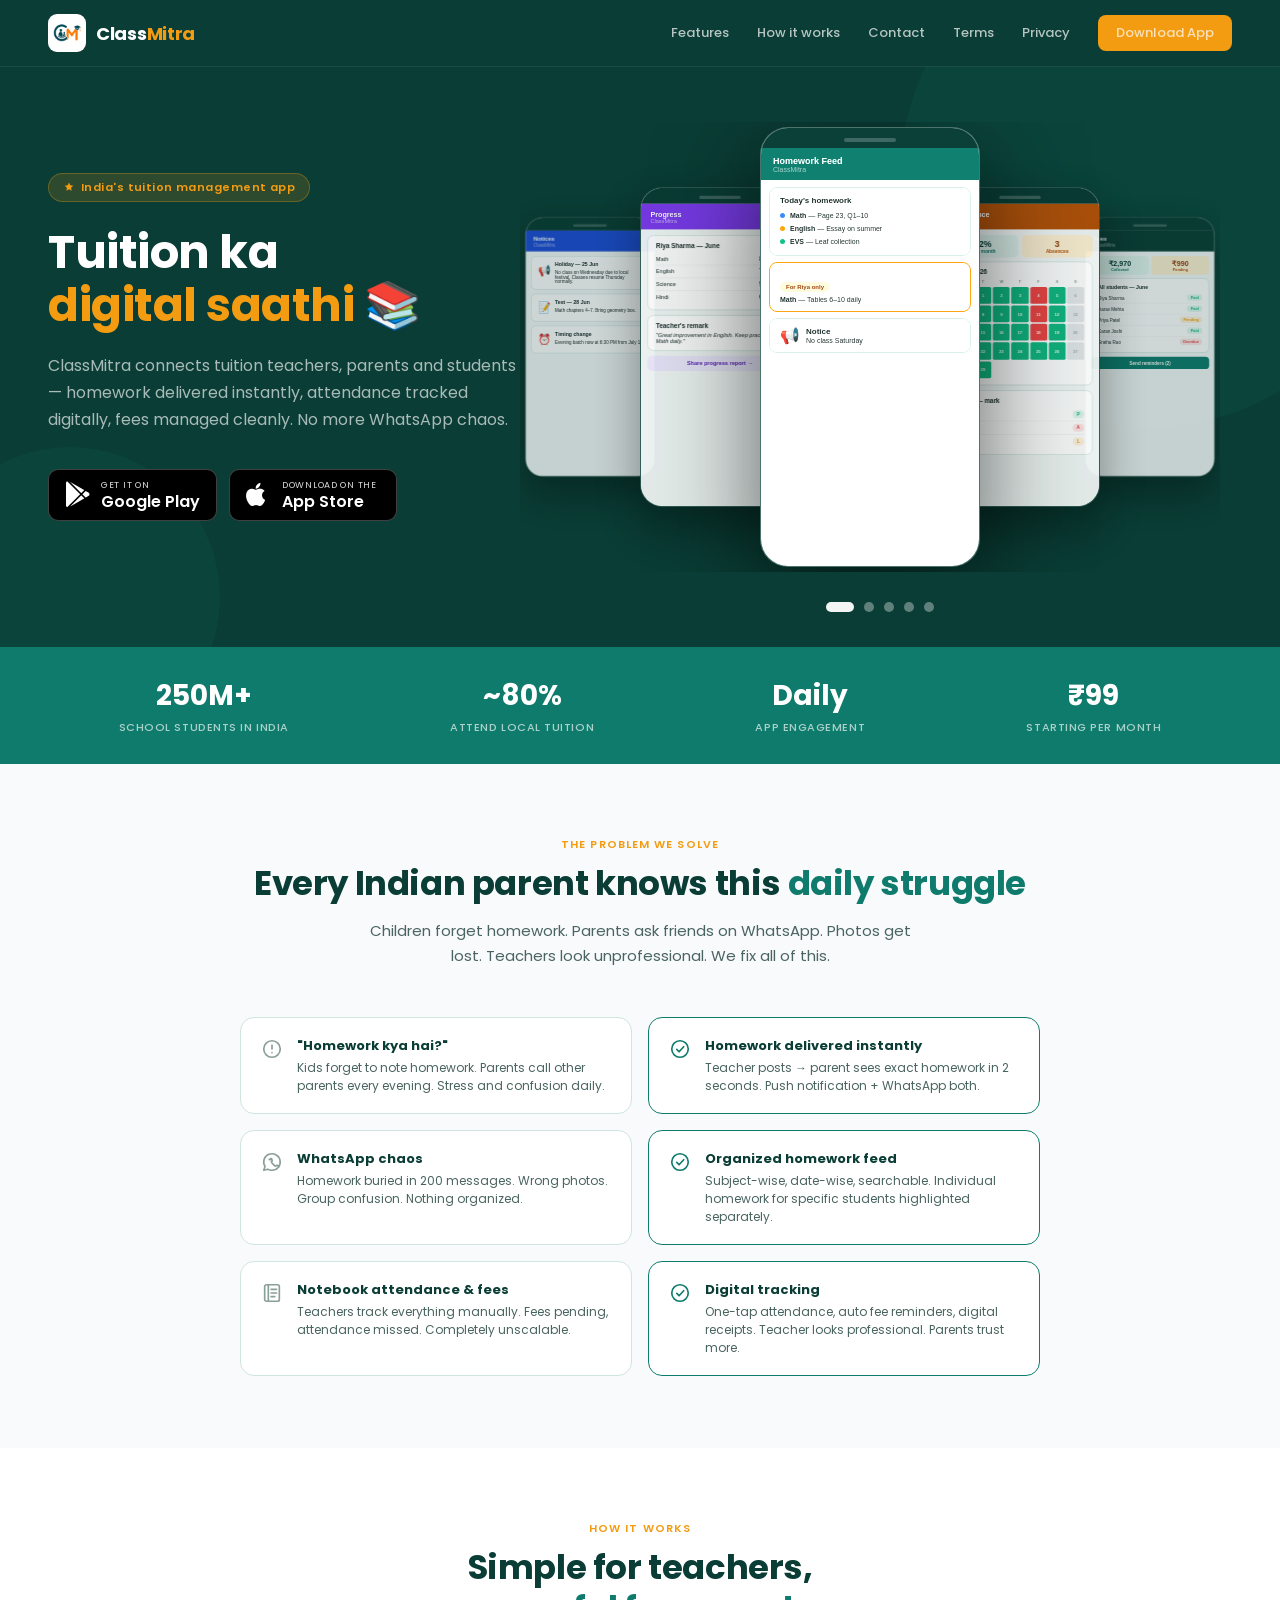
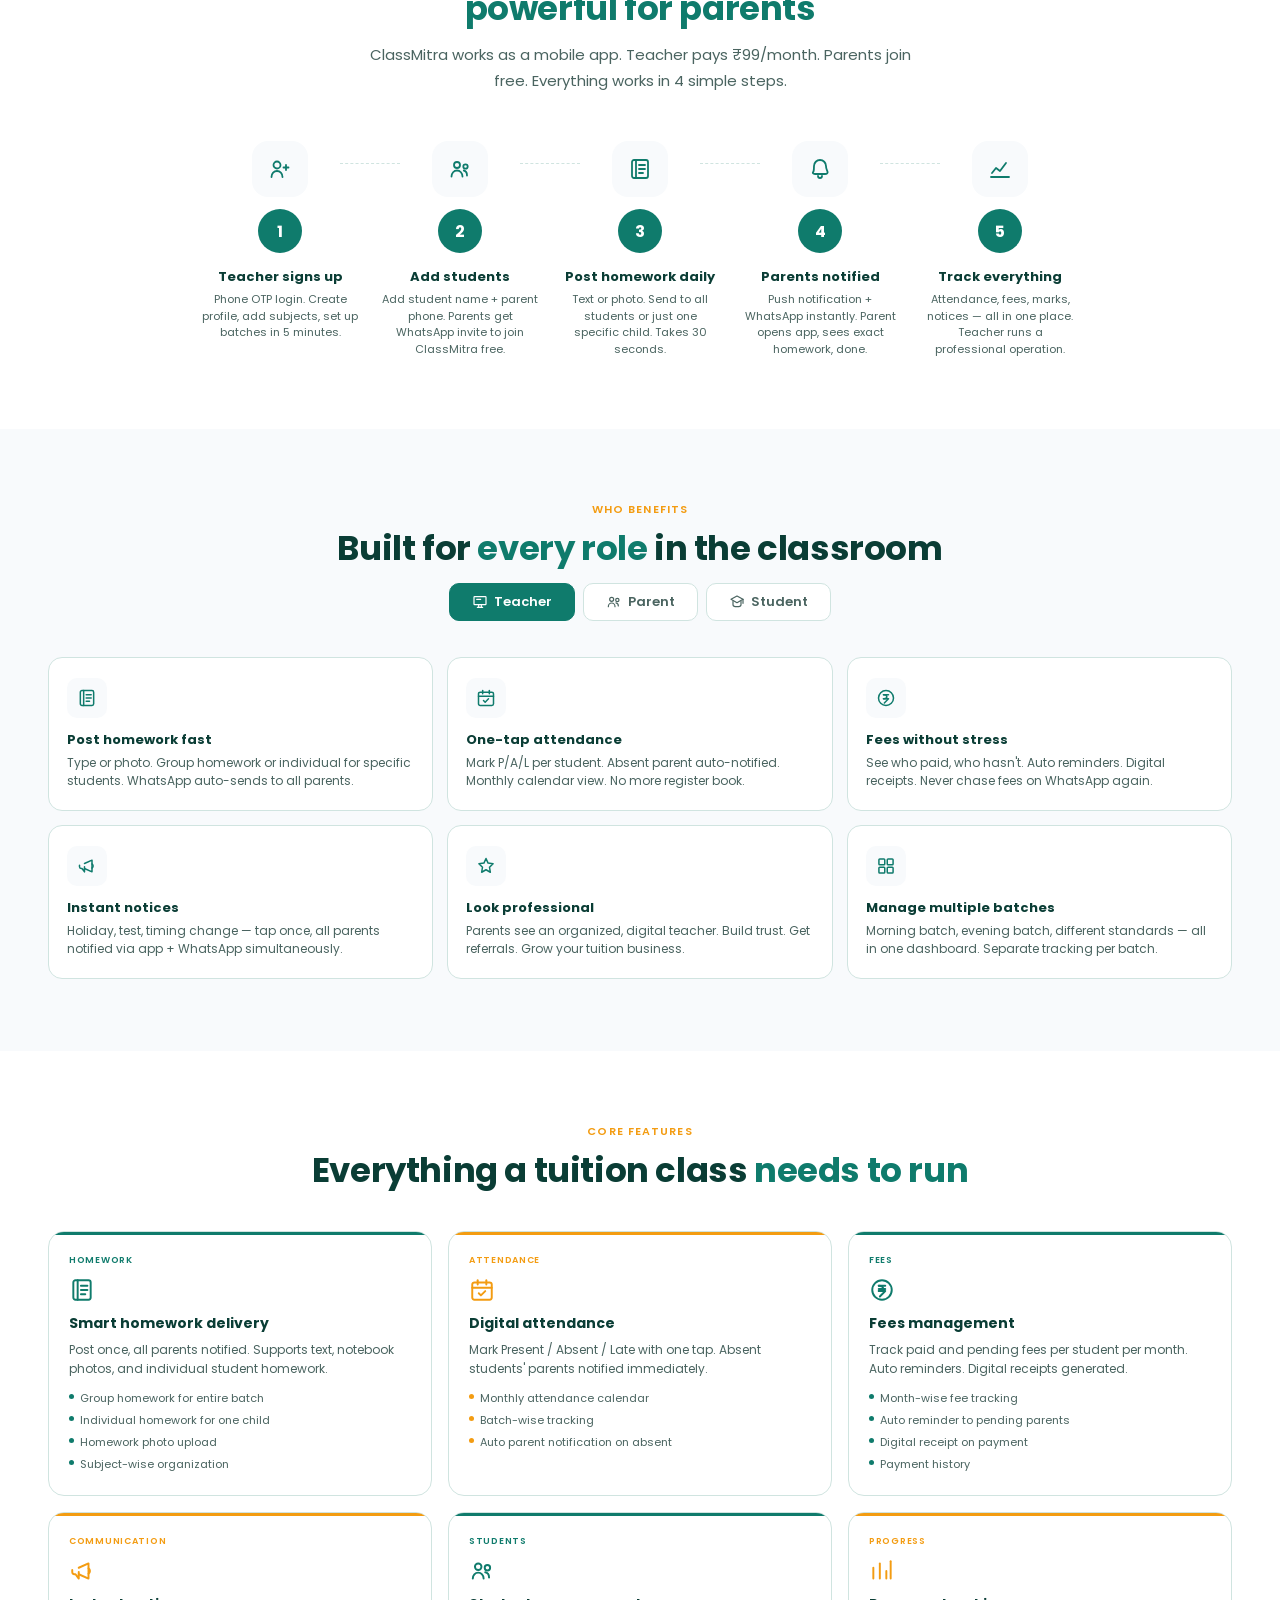
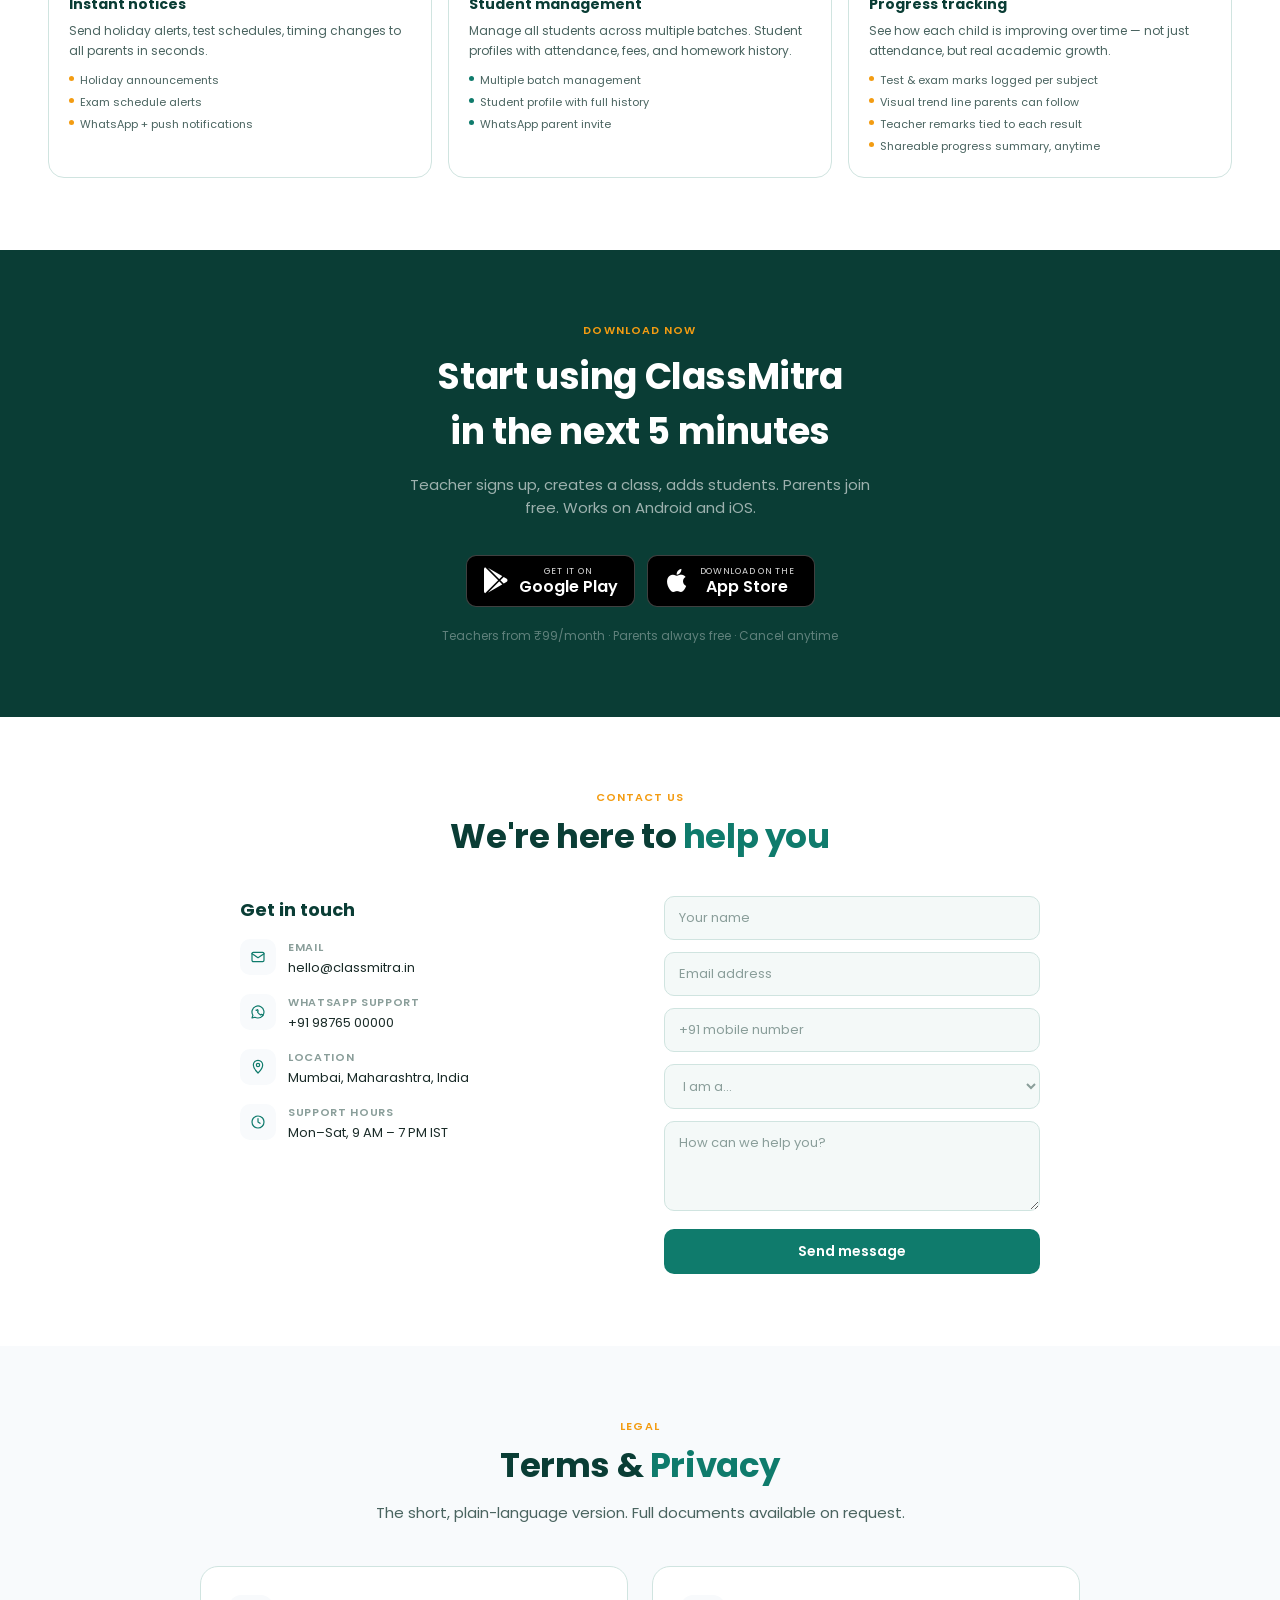
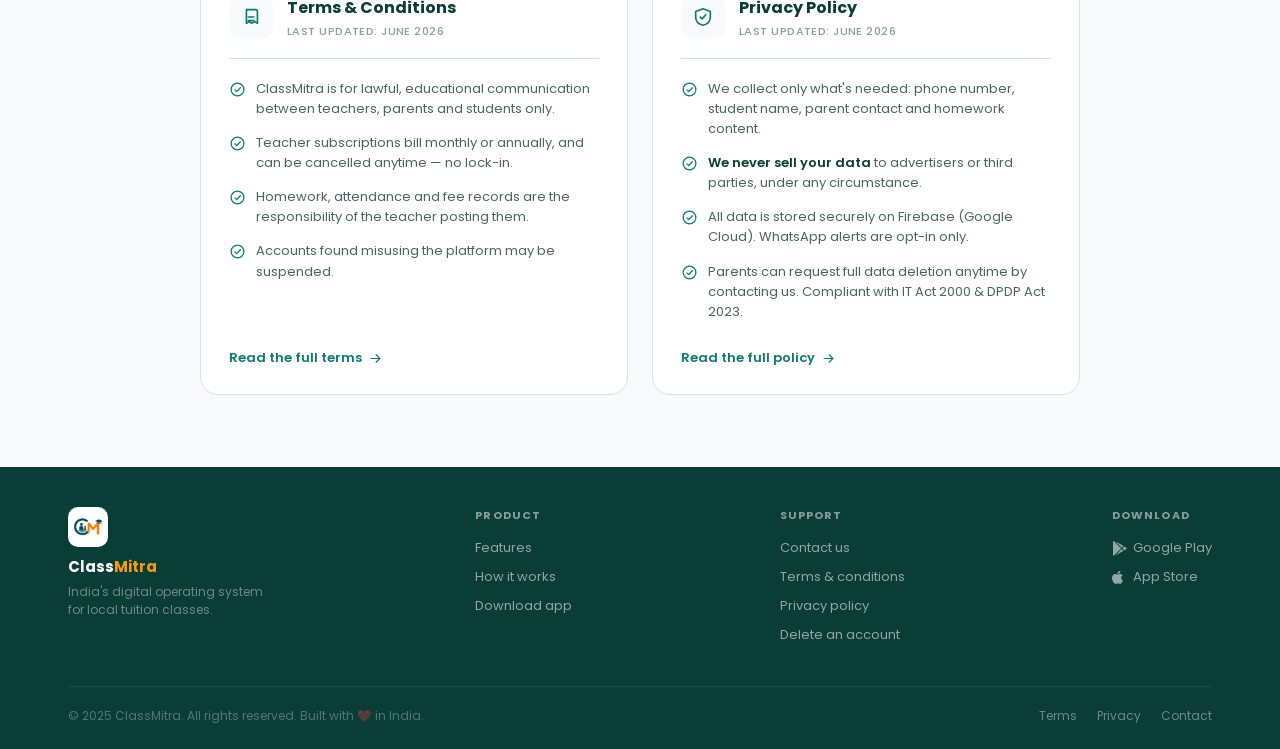
<file: index.html>
<!DOCTYPE html>
<html lang="en">

<head>
  <meta charset="UTF-8">
  <meta name="viewport" content="width=device-width, initial-scale=1.0">
  <title>ClassMitra — India's Tuition Management App</title>
  <link rel="icon" type="image/png" href="favicon.png">
  <link rel="icon" type="image/png" sizes="32x32" href="favicon-32.png">
  <link rel="icon" type="image/png" sizes="16x16" href="favicon-16.png">
  <link rel="icon" type="image/png" sizes="192x192" href="favicon-192.png">
  <link rel="apple-touch-icon" sizes="180x180" href="favicon-180.png">
  <link rel="shortcut icon" href="favicon.ico">
  <link rel="preconnect" href="https://fonts.googleapis.com">
  <link rel="stylesheet" href="https://cdnjs.cloudflare.com/ajax/libs/font-awesome/6.7.2/css/all.min.css">
  <link rel="preconnect" href="https://fonts.gstatic.com" crossorigin>
  <link href="https://fonts.googleapis.com/css2?family=Poppins:wght@400;500;600;700;800&display=swap" rel="stylesheet">

  <style>
    * {
      box-sizing: border-box;
      margin: 0;
      padding: 0
    }

    .icon {
      width: 1em;
      height: 1em;
      flex-shrink: 0;
      vertical-align: -0.125em;
    }

    :root {
      --cm-dark: #0A3D35;
      --cm-green: #0F7B6C;
      --cm-mid: #1A9E8A;
      --cm-light: #f8fafc;
      --cm-amber: #F39C12;
      --cm-amber-light: #FEF0D3;
      --cm-text: #1A2B28;
      --cm-sub: #4A6460;
      --cm-muted: #8A9E9A;
      --cm-border: #D0E4E0;
      --cm-card: #FFFFFF;
      --cm-bg: #F4F9F8;
      --font-sans: 'Poppins', sans-serif;
    }

    html {
      -webkit-text-size-adjust: 100%;
    }

    body {
      font-family: var(--font-sans);
      color: var(--cm-text);
      background: #fff;
      overflow-x: hidden;
      font-weight: 400;
    }

    a {
      color: inherit;
      text-decoration: none
    }

    img {
      max-width: 100%;
      display: block;
    }

    button,
    input,
    textarea,
    select {
      font-family: var(--font-sans);
    }

    /* NAV */
    .nav {
      display: flex;
      align-items: center;
      justify-content: space-between;
      padding: 14px 48px;
      background: var(--cm-dark);
      position: sticky;
      top: 0;
      z-index: 100;
      border-bottom: 0.5px solid rgba(255, 255, 255, 0.08)
    }

    .nav-logo {
      display: flex;
      align-items: center;
      gap: 10px;
      cursor: pointer;
      border: none;
      background: none;
      padding: 0;
    }

    .nav-logo-mark {
      width: 38px;
      height: 38px;
      border-radius: 9px;
      display: flex;
      align-items: center;
      justify-content: center;
      overflow: hidden;
      flex-shrink: 0;
      background: #fff;
      padding: 3px;
    }

    .nav-logo-mark img {
      width: 100%;
      height: 100%;
      object-fit: contain;
    }

    .nav-logo-text {
      font-size: 18px;
      font-weight: 700;
      color: #fff;
      letter-spacing: -0.3px
    }

    .logo-highlight {
      color: var(--cm-amber);
    }

    .nav-links {
      display: flex;
      align-items: center;
      gap: 28px
    }

    .nav-links a {
      font-size: 13px;
      font-weight: 500;
      color: rgba(255, 255, 255, 0.7);
      transition: color 0.15s
    }

    .nav-links a:hover {
      color: #fff
    }

    .nav-cta {
      background: var(--cm-amber);
      color: var(--cm-dark);
      font-size: 13px;
      font-weight: 600;
      padding: 8px 18px;
      border-radius: 8px
    }

    .nav-toggle {
      display: none;
      background: none;
      border: none;
      color: #fff;
      font-size: 24px;
      cursor: pointer;
      padding: 4px;
      line-height: 1;
    }

    /* HERO */
    .hero {
      background: var(--cm-dark);
      padding: 80px 48px 100px;
      position: relative;
      overflow: hidden;
      min-height: 580px;
      display: flex;
      align-items: center
    }

    .hero-bg-circle {
      position: absolute;
      border-radius: 50%;
      opacity: 0.07;
      background: var(--cm-mid)
    }

    .hero-content {
      max-width: 520px;
      position: relative;
      z-index: 2
    }

    .hero-badge {
      display: inline-flex;
      align-items: center;
      gap: 6px;
      background: rgba(243, 156, 18, 0.15);
      border: 0.5px solid rgba(243, 156, 18, 0.3);
      border-radius: 20px;
      padding: 5px 14px;
      font-size: 11px;
      font-weight: 600;
      color: var(--cm-amber);
      margin-bottom: 24px;
      letter-spacing: 0.04em
    }

    .hero h1 {
      font-size: 46px;
      font-weight: 700;
      color: #fff;
      line-height: 1.15;
      margin-bottom: 20px;
      letter-spacing: -0.5px
    }

    .hero h1 span {
      color: var(--cm-amber)
    }

    .hero p {
      font-size: 16px;
      font-weight: 400;
      color: rgba(255, 255, 255, 0.65);
      line-height: 1.7;
      margin-bottom: 36px;
      max-width: 480px
    }

    .hero-btns {
      display: flex;
      gap: 12px;
      flex-wrap: wrap
    }


    /* APP STORE BADGES */
    .btn-store {
      display: flex;
      align-items: center;
      gap: 10px;
      background: #000;
      border: 0.5px solid rgba(255, 255, 255, 0.25);
      border-radius: 10px;
      padding: 9px 16px;
      color: #fff;
      transition: all 0.15s;
      min-width: 168px;
    }

    .btn-store:hover {
      background: #1a1a1a;
      border-color: rgba(255, 255, 255, 0.4);
    }

    .btn-store i,
    .btn-store svg {
      font-size: 26px;
      color: #fff;
      flex-shrink: 0;
      width: 26px;
      height: 26px;
    }

    .btn-store-sub {
      font-size: 9px;
      font-weight: 400;
      color: rgba(255, 255, 255, 0.85);
      text-transform: uppercase;
      letter-spacing: 0.08em;
      line-height: 1.4;
    }

    .btn-store-main {
      font-size: 16px;
      font-weight: 600;
      line-height: 1.2;
      font-family: 'Poppins', sans-serif;
    }

    /* ===================== CAROUSEL WITH DOTS ===================== */
    .hero-fan {
      position: absolute;
      right: 40px;
      /* top: 10%;
      transform: translateY(-50%); */
      width: 720px;
      height: 450px;
      display: flex;
      align-items: center;
      justify-content: center;
      padding-right: 20px;
    }

    .fan-stage {
      position: relative;
      width: 100%;
      height: 100%;
      display: flex;
      align-items: center;
      justify-content: center;
      overflow: hidden;
      perspective: 1000px;
    }

    .fan-card {
      position: absolute;
      width: 200px;
      height: 400px;
      border-radius: 28px;
      overflow: hidden;
      border: 1.5px solid rgba(255, 255, 255, 0.15);
      box-shadow: 0 25px 60px rgba(0, 0, 0, 0.4);
      background: #0A3D35;
      transition: all 0.6s cubic-bezier(0.34, 1.56, 0.64, 1);
      z-index: 1;
    }

    /* CENTER CARD - CRYSTAL CLEAR */
    .fan-card[data-slot="0"] {
      transform: translateX(0) scale(1);
      opacity: 1;
      z-index: 5;
      width: 220px;
      height: 440px;
      box-shadow: 0 30px 100px rgba(0, 0, 0, 0.6);
      border: 1.5px solid rgba(255, 255, 255, 0.25);
      filter: brightness(1.05);
    }

    /* RIGHT 5% FADED */
    .fan-card[data-slot="1"] {
      transform: translateX(150px) scale(0.8);
      opacity: 0.95;
      z-index: 3;
      filter: brightness(0.98);
    }

    /* RIGHT 10% FADED */
    .fan-card[data-slot="2"] {
      transform: translateX(280px) scale(0.65);
      opacity: 0.85;
      z-index: 2;
      filter: brightness(0.95);
    }

    /* LEFT 5% FADED */
    .fan-card[data-slot="-1"] {
      transform: translateX(-150px) scale(0.8);
      opacity: 0.95;
      z-index: 3;
      filter: brightness(0.98);
    }

    /* LEFT 10% FADED */
    .fan-card[data-slot="-2"] {
      transform: translateX(-280px) scale(0.65);
      opacity: 0.85;
      z-index: 2;
      filter: brightness(0.95);
    }

    .fan-card[data-slot="3"],
    .fan-card[data-slot="-3"] {
      transform: translateX(450px) scale(0.5);
      opacity: 0;
      z-index: 0;
      pointer-events: none;
    }

    .fan-screen {
      width: 100%;
      height: 100%;
      display: flex;
      flex-direction: column;
      background: #F4F9F8;
    }

    .fan-notch {
      background: #0A3D35;
      padding: 10px 0 6px;
      display: flex;
      justify-content: center;
    }

    .fan-notch-pill {
      width: 52px;
      height: 4px;
      background: rgba(255, 255, 255, 0.2);
      border-radius: 2px;
    }

    .fan-statusbar {
      background: #0F7B6C;
      padding: 8px 12px 7px;
    }

    .fan-st-title {
      font-size: 9px;
      font-weight: 700;
      color: #fff;
      font-family: sans-serif;
    }

    .fan-st-sub {
      font-size: 7px;
      color: rgba(255, 255, 255, 0.6);
      font-family: sans-serif;
    }

    .fan-body {
      padding: 7px 8px;
      flex: 1;
      overflow: hidden;
    }

    .fan-card-inner {
      background: #fff;
      border-radius: 8px;
      padding: 8px 10px;
      margin-bottom: 6px;
      border: 0.5px solid #D0E4E0;
    }

    .fan-card-title {
      font-size: 8px;
      font-weight: 700;
      color: #1A2B28;
      margin-bottom: 4px;
      font-family: sans-serif;
    }

    .fan-row {
      display: flex;
      align-items: center;
      gap: 5px;
      padding: 2.5px 0;
      border-bottom: 0.5px solid #F3F4F6;
    }

    .fan-row:last-child {
      border-bottom: none;
    }

    .fan-dot {
      width: 5px;
      height: 5px;
      border-radius: 50%;
      flex-shrink: 0;
    }

    .fan-rtext {
      font-size: 7px;
      color: #1A2B28;
      font-family: sans-serif;
    }

    .fan-highlight {
      border: 1.5px solid #F39C12 !important;
    }

    .fan-badge {
      font-size: 6px;
      font-weight: 700;
      color: #92400E;
      background: #FEF0D3;
      padding: 2px 6px;
      border-radius: 20px;
      display: inline-block;
      margin-bottom: 3px;
      font-family: sans-serif;
    }

    .fan-fee-row {
      display: flex;
      justify-content: space-between;
      align-items: center;
      padding: 3px 0;
      border-bottom: 0.5px solid #F3F4F6;
    }

    .fan-fee-row:last-child {
      border-bottom: none;
    }

    .fan-fee-name {
      font-size: 7px;
      color: #1A2B28;
      font-family: sans-serif;
    }

    .fan-fee-pill {
      font-size: 6px;
      font-weight: 700;
      padding: 2px 5px;
      border-radius: 20px;
      font-family: sans-serif;
    }

    .fan-att-grid {
      display: grid;
      grid-template-columns: repeat(7, 1fr);
      gap: 2px;
      margin-top: 4px;
    }

    .fan-att-cell {
      aspect-ratio: 1;
      border-radius: 2px;
      font-size: 5px;
      display: flex;
      align-items: center;
      justify-content: center;
      font-weight: 700;
      font-family: sans-serif;
      color: #fff;
    }

    .fan-stat-row {
      display: flex;
      gap: 4px;
      margin-bottom: 5px;
    }

    .fan-stat {
      flex: 1;
      border-radius: 6px;
      padding: 5px 6px;
      text-align: center;
    }

    .fan-stat-num {
      font-size: 11px;
      font-weight: 700;
      font-family: sans-serif;
    }

    .fan-stat-lbl {
      font-size: 6px;
      font-weight: 600;
      font-family: sans-serif;
    }

    /* CAROUSEL DOTS */
    .carousel-controls {
      position: absolute;
      bottom: -40px;
      left: 50%;
      transform: translateX(-50%);
      display: flex;
      gap: 10px;
      z-index: 10;
    }

    .carousel-dot {
      width: 10px;
      height: 10px;
      border-radius: 50%;
      background: rgba(255, 255, 255, 0.35);
      cursor: pointer;
      transition: all 0.3s;
      border: none;
      padding: 0;
    }

    .carousel-dot:hover {
      background: rgba(255, 255, 255, 0.55);
    }

    .carousel-dot.active {
      background: rgba(255, 255, 255, 0.95);
      width: 28px;
      border-radius: 5px;
    }


    /* STATS BAND */
    .stats-band {
      background: var(--cm-green);
      padding: 28px 48px;
      display: flex;
      justify-content: space-around;
      flex-wrap: wrap;
      gap: 20px
    }

    .stat-item {
      text-align: center
    }

    .stat-num {
      font-size: 28px;
      font-weight: 700;
      color: #fff
    }

    .stat-lbl {
      font-size: 11px;
      font-weight: 500;
      color: rgba(255, 255, 255, 0.65);
      margin-top: 2px;
      letter-spacing: 0.05em;
      text-transform: uppercase
    }

    /* SECTION */
    .section {
      padding: 72px 48px
    }

    .section-alt {
      background: var(--cm-light)
    }

    .section-center {
      text-align: center
    }

    .section-eyebrow {
      font-size: 11px;
      font-weight: 600;
      color: var(--cm-amber);
      text-transform: uppercase;
      letter-spacing: 0.1em;
      margin-bottom: 10px
    }

    .section-title {
      font-size: 34px;
      font-weight: 700;
      color: var(--cm-dark);
      letter-spacing: -0.4px;
      margin-bottom: 14px;
      line-height: 1.2
    }

    .section-title span {
      color: var(--cm-green)
    }

    .section-sub {
      font-size: 15px;
      font-weight: 400;
      color: var(--cm-sub);
      line-height: 1.7;
      max-width: 560px;
      margin: 0 auto 48px
    }

    /* PROBLEM SECTION */
    .problem-grid {
      display: grid;
      grid-template-columns: 1fr 1fr;
      gap: 16px;
      max-width: 800px;
      margin: 0 auto
    }

    .problem-card {
      background: #fff;
      border: 0.5px solid var(--cm-border);
      border-radius: 14px;
      padding: 18px 20px;
      display: flex;
      gap: 14px;
      align-items: flex-start;
      text-align: left;
    }

    .problem-icon {
      font-size: 22px;
      width: 22px;
      height: 22px;
      color: var(--cm-muted);
      flex-shrink: 0;
      margin-top: 2px
    }

    .problem-title {
      font-size: 13px;
      font-weight: 700;
      color: var(--cm-dark);
      margin-bottom: 3px
    }

    .problem-text {
      font-size: 12px;
      font-weight: 400;
      color: var(--cm-sub);
      line-height: 1.5
    }

    .problem-card.solved {
      border-color: var(--cm-green);
      background: #fff
    }

    .problem-card.solved .problem-icon {
      color: var(--cm-green)
    }

    /* USER BENEFITS */
    .benefits-tabs {
      display: flex;
      justify-content: center;
      gap: 8px;
      margin-bottom: 36px;
      flex-wrap: wrap
    }

    .btab {
      display: inline-flex;
      align-items: center;
      gap: 6px;
      padding: 8px 22px;
      border-radius: 10px;
      font-size: 13px;
      font-weight: 600;
      cursor: pointer;
      border: 0.5px solid var(--cm-border);
      color: var(--cm-sub);
      background: var(--cm-card);
      transition: all 0.15s
    }

    .btab i,
    .btab svg {
      font-size: 16px;
      width: 16px;
      height: 16px;
    }

    .btab.active {
      background: var(--cm-green);
      color: #fff;
      border-color: var(--cm-green)
    }

    .btab-content {
      display: none
    }

    .btab-content.active {
      display: grid;
      grid-template-columns: 1fr 1fr 1fr;
      gap: 14px
    }

    .benefit-card {
      background: #fff;
      border: 0.5px solid var(--cm-border);
      border-radius: 14px;
      padding: 20px 18px;
      text-align: left;
    }

    .benefit-icon {
      width: 40px;
      height: 40px;
      border-radius: 10px;
      background: var(--cm-light);
      display: flex;
      align-items: center;
      justify-content: center;
      margin-bottom: 12px
    }

    .benefit-icon i,
    .benefit-icon svg {
      font-size: 20px;
      color: var(--cm-green);
      width: 20px;
      height: 20px;
    }

    .benefit-title {
      font-size: 13px;
      font-weight: 700;
      color: var(--cm-dark);
      margin-bottom: 4px
    }

    .benefit-text {
      font-size: 12px;
      font-weight: 400;
      color: var(--cm-sub);
      line-height: 1.5
    }

    /* HOW IT WORKS */
    .flow-steps {
      display: flex;
      gap: 0;
      position: relative;
      max-width: 900px;
      margin: 0 auto
    }

    .flow-step {
      flex: 1;
      text-align: center;
      position: relative;
      padding: 0 12px
    }

    .flow-step-num {
      width: 44px;
      height: 44px;
      border-radius: 50%;
      background: var(--cm-green);
      color: #fff;
      font-size: 16px;
      font-weight: 700;
      display: flex;
      align-items: center;
      justify-content: center;
      margin: 0 auto 14px
    }

    .flow-step-icon {
      width: 56px;
      height: 56px;
      border-radius: 16px;
      background: var(--cm-light);
      display: flex;
      align-items: center;
      justify-content: center;
      margin: 0 auto 12px
    }

    .flow-step-icon i,
    .flow-step-icon svg {
      font-size: 24px;
      color: var(--cm-green);
      width: 24px;
      height: 24px;
    }

    .flow-step-title {
      font-size: 13px;
      font-weight: 700;
      color: var(--cm-dark);
      margin-bottom: 4px
    }

    .flow-step-text {
      font-size: 11px;
      font-weight: 400;
      color: var(--cm-sub);
      line-height: 1.5
    }

    .flow-connector {
      position: absolute;
      top: 22px;
      right: -30px;
      width: 60px;
      height: 1px;
      border-top: 1.5px dashed var(--cm-border);
      z-index: 0
    }

    .flow-step:last-child .flow-connector {
      display: none
    }

    /* FEATURES GRID */
    .features-grid {
      display: grid;
      grid-template-columns: repeat(3, 1fr);
      gap: 16px
    }

    .feature-card {
      background: #fff;
      border: 0.5px solid var(--cm-border);
      border-radius: 16px;
      padding: 22px 20px;
      position: relative;
      overflow: hidden;
      text-align: left;
    }

    .feature-card::before {
      content: '';
      position: absolute;
      top: 0;
      left: 0;
      right: 0;
      height: 3px;
      background: var(--cm-green)
    }

    .feature-card.amber::before {
      background: var(--cm-amber)
    }

    .fc-tag {
      font-size: 9px;
      font-weight: 600;
      letter-spacing: 0.08em;
      text-transform: uppercase;
      color: var(--cm-green);
      margin-bottom: 10px
    }

    .feature-card.amber .fc-tag {
      color: var(--cm-amber)
    }

    .fc-icon {
      font-size: 26px;
      width: 26px;
      height: 26px;
      color: var(--cm-green);
      margin-bottom: 10px;
      display: block;
    }

    .feature-card.amber .fc-icon {
      color: var(--cm-amber)
    }

    .fc-title {
      font-size: 14px;
      font-weight: 700;
      color: var(--cm-dark);
      margin-bottom: 6px
    }

    .fc-text {
      font-size: 12px;
      font-weight: 400;
      color: var(--cm-sub);
      line-height: 1.6
    }

    .fc-items {
      margin-top: 12px;
      display: flex;
      flex-direction: column;
      gap: 5px
    }

    .fc-item {
      display: flex;
      align-items: flex-start;
      gap: 6px;
      font-size: 11px;
      font-weight: 400;
      color: var(--cm-sub)
    }

    .fc-item-dot {
      width: 5px;
      height: 5px;
      border-radius: 50%;
      background: var(--cm-green);
      flex-shrink: 0;
      margin-top: 4px
    }

    .feature-card.amber .fc-item-dot {
      background: var(--cm-amber)
    }

    /* CTA SECTION */
    .cta-section {
      background: var(--cm-dark);
      padding: 72px 48px;
      text-align: center;
      position: relative;
      overflow: hidden
    }

    .cta-section h2 {
      font-size: 36px;
      font-weight: 700;
      color: #fff;
      margin-bottom: 14px;
      letter-spacing: -0.4px
    }

    .cta-section p {
      font-size: 15px;
      font-weight: 400;
      color: rgba(255, 255, 255, 0.6);
      margin-bottom: 36px;
      max-width: 480px;
      margin-left: auto;
      margin-right: auto
    }

    .cta-btns {
      display: flex;
      justify-content: center;
      gap: 12px;
      flex-wrap: wrap;
      margin-bottom: 20px
    }

    .cta-sub {
      font-size: 12px;
      font-weight: 400;
      color: rgba(255, 255, 255, 0.35)
    }

    /* CONTACT */
    .contact-grid {
      display: grid;
      grid-template-columns: 1fr 1fr;
      gap: 48px;
      max-width: 800px;
      margin: 0 auto
    }

    .contact-info-title {
      font-size: 18px;
      font-weight: 700;
      color: var(--cm-dark);
      margin-bottom: 16px;
      text-align: left;
    }

    .contact-item {
      display: flex;
      align-items: flex-start;
      gap: 12px;
      margin-bottom: 16px
    }

    .contact-icon {
      width: 36px;
      height: 36px;
      border-radius: 10px;
      background: var(--cm-light);
      display: flex;
      align-items: center;
      justify-content: center;
      flex-shrink: 0
    }

    .contact-icon i,
    .contact-icon svg {
      font-size: 16px;
      color: var(--cm-green);
      width: 16px;
      height: 16px;
    }

    .contact-label {
      font-size: 11px;
      color: var(--cm-muted);
      margin-bottom: 2px;
      font-weight: 600;
      text-transform: uppercase;
      letter-spacing: 0.06em
    }

    .contact-value {
      font-size: 13px;
      font-weight: 400;
      color: var(--cm-text)
    }

    .contact-form {
      display: flex;
      flex-direction: column;
      gap: 4px
    }

    .cf-field {
      display: flex;
      flex-direction: column;
      gap: 5px;
      margin-bottom: 8px;
    }

    .cf-input {
      background: var(--cm-bg);
      border: 1.5px solid var(--cm-border);
      border-radius: 10px;
      padding: 11px 14px;
      font-size: 13px;
      font-weight: 400;
      color: var(--cm-text);
      width: 100%;
      font-family: var(--font-sans);
      transition: border-color 0.15s, box-shadow 0.15s;
    }

    .cf-input:focus {
      outline: none;
      border-color: var(--cm-green);
      box-shadow: 0 0 0 3px rgba(15, 123, 108, 0.12);
    }

    .cf-input.invalid {
      border-color: #DC2626;
    }

    .cf-input.invalid:focus {
      box-shadow: 0 0 0 3px rgba(220, 38, 38, 0.12);
    }

    .cf-input.valid {
      border-color: var(--cm-green);
    }

    .cf-input::placeholder {
      color: var(--cm-muted)
    }

    .cf-textarea {
      min-height: 90px;
      resize: vertical
    }

    .cf-error {
      font-size: 11px;
      font-weight: 500;
      color: #DC2626;
      display: none;
      align-items: center;
      gap: 4px;
      min-height: 14px;
    }

    .cf-error.show {
      display: flex;
    }

    .cf-error i,
    .cf-error svg {
      font-size: 13px;
      width: 13px;
      height: 13px;
    }

    .cf-btn {
      background: var(--cm-green);
      color: #fff;
      border: none;
      border-radius: 10px;
      padding: 12px;
      font-size: 14px;
      font-weight: 600;
      cursor: pointer;
      font-family: var(--font-sans);
      margin-top: 6px;
      transition: background 0.15s, opacity 0.15s;
    }

    .cf-btn:hover {
      background: var(--cm-dark);
    }

    .cf-btn:disabled {
      opacity: 0.6;
      cursor: not-allowed;
    }

    .cf-success {
      display: none;
      align-items: center;
      gap: 8px;
      background: var(--cm-light);
      border: 1px solid var(--cm-green);
      color: var(--cm-dark);
      font-size: 13px;
      font-weight: 500;
      padding: 12px 14px;
      border-radius: 10px;
      margin-top: 6px;
    }

    .cf-success.show {
      display: flex;
    }

    .cf-success i,
    .cf-success svg {
      color: var(--cm-green);
      font-size: 18px;
      flex-shrink: 0;
      width: 18px;
      height: 18px;
    }

    /* LEGAL */
    .legal-note-grid {
      max-width: 880px;
      margin: 0 auto;
      display: grid;
      grid-template-columns: 1fr 1fr;
      gap: 24px;
    }

    .legal-card {
      background: #fff;
      border: 0.5px solid var(--cm-border);
      border-radius: 18px;
      padding: 28px 28px 26px;
      text-align: left;
      display: flex;
      flex-direction: column;
    }

    .legal-card-head {
      display: flex;
      align-items: flex-start;
      gap: 14px;
      margin-bottom: 20px;
      padding-bottom: 18px;
      border-bottom: 1px solid var(--cm-border);
    }

    .legal-card-icon {
      width: 44px;
      height: 44px;
      border-radius: 12px;
      background: var(--cm-light);
      display: flex;
      align-items: center;
      justify-content: center;
      flex-shrink: 0;
    }

    .legal-card-icon .icon {
      width: 22px;
      height: 22px;
      color: var(--cm-green);
    }

    .legal-card-title {
      font-size: 16px;
      font-weight: 700;
      color: var(--cm-dark);
      margin-bottom: 3px;
    }

    .legal-card-meta {
      font-size: 11px;
      font-weight: 500;
      color: var(--cm-muted);
      text-transform: uppercase;
      letter-spacing: 0.04em;
    }

    .legal-points {
      list-style: none;
      display: flex;
      flex-direction: column;
      gap: 14px;
      margin-bottom: 22px;
      flex-grow: 1;
    }

    .legal-points li {
      display: flex;
      align-items: flex-start;
      gap: 10px;
      font-size: 13px;
      font-weight: 400;
      color: var(--cm-sub);
      line-height: 1.55;
    }

    .legal-points li .icon {
      width: 17px;
      height: 17px;
      color: var(--cm-green);
      flex-shrink: 0;
      margin-top: 2px;
    }

    .legal-points li b {
      color: var(--cm-dark);
      font-weight: 600;
    }

    .legal-card-link {
      display: inline-flex;
      align-items: center;
      gap: 6px;
      font-size: 13px;
      font-weight: 600;
      color: var(--cm-green);
      align-self: flex-start;
      padding-top: 4px;
    }

    .legal-card-link .icon {
      width: 15px;
      height: 15px;
      transition: transform 0.15s;
    }

    .legal-card-link:hover .icon {
      transform: translateX(3px);
    }

    /* FOOTER */
    .footer {
      background: var(--cm-dark);
      padding: 40px 68px 24px
    }

    .footer-top {
      display: flex;
      justify-content: space-between;
      align-items: flex-start;
      margin-bottom: 32px;
      flex-wrap: wrap;
      gap: 24px
    }

    .footer-logo-mark {
      width: 40px;
      height: 40px;
      border-radius: 10px;
      display: flex;
      align-items: center;
      justify-content: center;
      margin-bottom: 8px;
      background: #fff;
      padding: 3px;
      overflow: hidden;
    }

    .footer-logo-mark img {
      width: 100%;
      height: 100%;
      object-fit: contain;
    }

    .footer-brand-btn {
      display: block;
      border: none;
      background: none;
      padding: 0;
      cursor: pointer;
      text-align: left;
    }

    .footer-tagline {
      font-size: 12px;
      font-weight: 400;
      color: rgba(255, 255, 255, 0.4);
      max-width: 200px;
      line-height: 1.5
    }

    .footer-links-title {
      font-size: 11px;
      font-weight: 700;
      color: rgba(255, 255, 255, 0.5);
      text-transform: uppercase;
      letter-spacing: 0.1em;
      margin-bottom: 14px
    }

    .footer-link {
      display: flex;
      align-items: center;
      gap: 6px;
      font-size: 13px;
      font-weight: 400;
      color: rgba(255, 255, 255, 0.55);
      margin-bottom: 9px;
      transition: color 0.15s
    }

    .footer-link i,
    .footer-link svg {
      font-size: 15px;
      width: 15px;
      height: 15px;
    }

    .footer-link:hover {
      color: #fff
    }

    .footer-bottom {
      border-top: 0.5px solid rgba(255, 255, 255, 0.08);
      padding-top: 20px;
      display: flex;
      justify-content: space-between;
      align-items: center;
      flex-wrap: wrap;
      gap: 10px
    }

    .footer-copy {
      font-size: 12px;
      font-weight: 400;
      color: rgba(255, 255, 255, 0.3)
    }

    .footer-bottom-links {
      display: flex;
      gap: 20px
    }

    .footer-bottom-link {
      font-size: 12px;
      font-weight: 400;
      color: rgba(255, 255, 255, 0.4)
    }

    /* ANIMATIONS */
    .fade-up {
      opacity: 0;
      transform: translateY(24px);
      transition: opacity 0.5s ease, transform 0.5s ease
    }

    .fade-up.visible {
      opacity: 1;
      transform: translateY(0)
    }

    @media (prefers-reduced-motion: reduce) {
      .fade-up {
        opacity: 1;
        transform: none;
        transition: none;
      }
    }

    /* ============ RESPONSIVE ============ */
    @media (max-width: 900px) {
      .nav {
        padding: 14px 24px;
      }

      .nav-links {
        position: fixed;
        top: 62px;
        left: 0;
        right: 0;
        background: var(--cm-dark);
        flex-direction: column;
        align-items: flex-start;
        gap: 0;
        padding: 8px 20px 16px;
        border-bottom: 0.5px solid rgba(255, 255, 255, 0.08);
        transform: translateY(-12px);
        opacity: 0;
        visibility: hidden;
        pointer-events: none;
        transition: opacity 0.18s ease, transform 0.18s ease, visibility 0.18s;
      }

      .nav-links.open {
        opacity: 1;
        transform: translateY(0);
        visibility: visible;
        pointer-events: auto;
      }

      .nav-links a {
        width: 100%;
        padding: 11px 0;
        border-bottom: 0.5px solid rgba(255, 255, 255, 0.06);
        font-size: 14px;
      }

      .nav-links a.nav-cta {
        margin-top: 12px;
        text-align: center;
        border-bottom: none;
        padding: 10px 18px;
      }

      .nav-toggle {
        display: block;
      }

      .hero {
        padding: 56px 24px 70px;
        justify-content: center;
      }

      .hero h1 {
        font-size: 36px;
      }

      .hero-fan {
        display: none;
      }

      .hero-content {
        max-width: 640px;
        width: 100%;
      }

      .hero-btns {
        justify-content: flex-start;
      }

      .section {
        padding: 56px 24px;
      }

      .stats-band {
        padding: 24px;
      }

      .problem-grid {
        grid-template-columns: 1fr;
      }

      .btab-content.active {
        grid-template-columns: 1fr 1fr;
      }

      .flow-steps {
        flex-wrap: wrap;
      }

      .flow-step {
        flex: 1 1 33%;
        min-width: 150px;
        margin-bottom: 28px;
      }

      .flow-connector {
        display: none;
      }

      .features-grid {
        grid-template-columns: 1fr 1fr;
      }

      .contact-grid {
        grid-template-columns: 1fr;
        gap: 36px;
      }
    }

    @media (max-width: 640px) {
      .nav {
        padding: 12px 20px;
      }

      .nav-links {
        top: 58px;
      }

      .hero {
        padding: 40px 20px 56px;
        min-height: unset;
      }

      .hero h1 {
        font-size: 30px;
      }

      .hero p {
        font-size: 14.5px;
      }

      .hero-btns {
        flex-direction: column;
      }

      .btn-store {
        width: 100%;
        min-width: unset;
        justify-content: center;
      }

      .section {
        padding: 48px 20px;
      }

      .section-title {
        font-size: 26px;
      }

      .section-sub {
        font-size: 14px;
        margin-bottom: 32px;
      }

      .stats-band {
        padding: 24px 20px;
        gap: 24px 16px;
        justify-content: space-between;
      }

      .stat-item {
        flex: 1 1 40%;
      }

      .stat-num {
        font-size: 22px;
      }

      .stat-lbl {
        font-size: 9.5px;
      }

      .benefits-tabs {
        gap: 6px;
      }

      .btab {
        padding: 8px 14px;
        font-size: 12px;
        flex: 1 1 auto;
        justify-content: center;
      }

      .btab-content.active {
        grid-template-columns: 1fr;
      }

      .flow-step {
        flex: 1 1 100%;
        max-width: 320px;
        margin: 0 auto 28px;
      }

      .features-grid {
        grid-template-columns: 1fr;
      }

      .cta-section {
        padding: 56px 20px;
      }

      .cta-section h2 {
        font-size: 27px;
      }

      .cta-btns {
        flex-direction: column;
      }

      .cta-btns .btn-store {
        width: 100%;
      }

      .contact-grid {
        gap: 32px;
      }

      .footer {
        padding: 36px 20px 20px;
      }

      .footer-top {
        gap: 28px 20px;
      }

      .footer-top>div {
        flex: 1 1 45%;
      }

      .footer-bottom {
        flex-direction: column;
        align-items: flex-start;
      }

      .legal-note-grid {
        grid-template-columns: 1fr !important;
      }
    }

    @media (max-width: 380px) {
      .footer-top>div {
        flex: 1 1 100%;
      }
    }
  </style>
</head>

<body>
  <!-- NAV -->
  <nav class="nav">
    <button class="nav-logo" id="logoHomeTop" aria-label="ClassMitra home, scroll to top">
      <div class="nav-logo-mark"><img src="CMLogo.png" alt="ClassMitra logo"></div>
      <span class="nav-logo-text">Class<span class="logo-highlight">Mitra</span></span>
    </button>
    <button class="nav-toggle" id="navToggle" aria-label="Toggle menu" aria-expanded="false">
      <svg class="icon" viewBox="0 0 24 24" fill="none" stroke="currentColor" stroke-width="1.8" stroke-linecap="round"
        stroke-linejoin="round" aria-hidden="true">
        <path d="M4 6h16" />
        <path d="M4 12h16" />
        <path d="M4 18h16" />
      </svg>
    </button>
    <div class="nav-links" id="navLinks">
      <a href="#features">Features</a>
      <a href="#how">How it works</a>
      <a href="#contact">Contact</a>
      <a href="terms.html">Terms</a>
      <a href="privacy.html">Privacy</a>
      <a href="#" class="nav-cta">Download App</a>
    </div>
  </nav>

  <!-- HERO -->
  <section class="hero" id="hero">
    <div class="hero-bg-circle" style="width:500px;height:500px;right:-120px;top:-140px"></div>
    <div class="hero-bg-circle" style="width:300px;height:300px;left:-80px;bottom:-100px"></div>

    <div class="hero-content fade-up" id="hero-txt">
      <div class="hero-badge">
        <svg class="icon" style="font-size:12px" viewBox="0 0 24 24" fill="none" stroke="currentColor"
          stroke-width="1.8" stroke-linecap="round" stroke-linejoin="round" aria-hidden="true">
          <path d="M12 3l2.5 5.5 6 .8-4.3 4.2 1 6-5.2-3-5.2 3 1-6L3.5 9.3l6-.8z" fill="currentColor" stroke="none" />
        </svg>
        India's tuition management app
      </div>
      <h1>Tuition ka<br><span>digital saathi</span> 📚</h1>
      <p>ClassMitra connects tuition teachers, parents and students — homework delivered instantly, attendance tracked
        digitally, fees managed cleanly. No more WhatsApp chaos.</p>
      <div class="hero-btns">
        <a href="#" class="btn-store">
          <i class="fa-brands fa-google-play"></i>
          <div>
            <div class="btn-store-sub">GET IT ON</div>
            <div class="btn-store-main">Google Play</div>
          </div>
        </a>
        <a href="#" class="btn-store">
          <i class="fa-brands fa-apple"></i>
          <div>
            <div class="btn-store-sub">Download on the</div>
            <div class="btn-store-main">App Store</div>
          </div>
        </a>
      </div>
    </div>

    <!-- CAROUSEL -->
    <div class="hero-fan fade-up" id="hero-fan" style="transition-delay:0.2s">
      <div class="fan-stage" id="fanStage"></div>
      <div class="carousel-controls" id="carouselControls"></div>
    </div>
  </section>

  <!-- STATS BAND -->
  <div class="stats-band">
    <div class="stat-item">
      <div class="stat-num">250M+</div>
      <div class="stat-lbl">School students in India</div>
    </div>
    <div class="stat-item">
      <div class="stat-num">~80%</div>
      <div class="stat-lbl">Attend local tuition</div>
    </div>
    <div class="stat-item">
      <div class="stat-num">Daily</div>
      <div class="stat-lbl">App engagement</div>
    </div>
    <div class="stat-item">
      <div class="stat-num">₹99</div>
      <div class="stat-lbl">Starting per month</div>
    </div>
  </div>

  <!-- PROBLEM SECTION -->
  <section class="section section-alt section-center" id="problem">
    <div class="section-eyebrow">The problem we solve</div>
    <div class="section-title">Every Indian parent knows this <span>daily struggle</span></div>
    <div class="section-sub">Children forget homework. Parents ask friends on WhatsApp. Photos get lost. Teachers look
      unprofessional. We fix all of this.</div>
    <div class="problem-grid fade-up" id="problems">
      <div class="problem-card">
        <svg class="icon problem-icon" viewBox="0 0 24 24" fill="none" stroke="currentColor" stroke-width="1.8"
          stroke-linecap="round" stroke-linejoin="round" aria-hidden="true">
          <circle cx="12" cy="12" r="9" />
          <path d="M12 8v4" />
          <path d="M12 16h.01" />
        </svg>
        <div>
          <div class="problem-title">"Homework kya hai?"</div>
          <div class="problem-text">Kids forget to note homework. Parents call other parents every evening. Stress and
            confusion daily.</div>
        </div>
      </div>
      <div class="problem-card solved">
        <svg class="icon problem-icon" viewBox="0 0 24 24" fill="none" stroke="currentColor" stroke-width="1.8"
          stroke-linecap="round" stroke-linejoin="round" aria-hidden="true">
          <circle cx="12" cy="12" r="9" />
          <path d="M8.5 12.5l2.5 2.5 5-5.5" />
        </svg>
        <div>
          <div class="problem-title">Homework delivered instantly</div>
          <div class="problem-text">Teacher posts → parent sees exact homework in 2 seconds. Push notification +
            WhatsApp both.</div>
        </div>
      </div>
      <div class="problem-card">
        <svg class="icon problem-icon" viewBox="0 0 24 24" fill="none" stroke="currentColor" stroke-width="1.8"
          stroke-linecap="round" stroke-linejoin="round" aria-hidden="true">
          <path
            d="M9 9a.5.5 0 0 0 .5.5h.5a.5.5 0 0 0 .5-.5V9c0-.3.2-.6.5-.7.3 0 .6.2.7.5l.5 1.5c.1.3 0 .6-.2.8l-.5.5c-.2.2-.2.5 0 .8 1 1.5 2.4 2.9 3.9 3.9.3.2.6.2.8 0l.5-.5c.2-.2.5-.3.8-.2l1.5.5c.3.1.5.4.5.7 0 .3-.3.5-.6.5" />
          <path d="M12 21a9 9 0 1 0-7.6-4.1L3 21l4.3-1.1A9 9 0 0 0 12 21z" />
        </svg>
        <div>
          <div class="problem-title">WhatsApp chaos</div>
          <div class="problem-text">Homework buried in 200 messages. Wrong photos. Group confusion. Nothing organized.
          </div>
        </div>
      </div>
      <div class="problem-card solved">
        <svg class="icon problem-icon" viewBox="0 0 24 24" fill="none" stroke="currentColor" stroke-width="1.8"
          stroke-linecap="round" stroke-linejoin="round" aria-hidden="true">
          <circle cx="12" cy="12" r="9" />
          <path d="M8.5 12.5l2.5 2.5 5-5.5" />
        </svg>
        <div>
          <div class="problem-title">Organized homework feed</div>
          <div class="problem-text">Subject-wise, date-wise, searchable. Individual homework for specific students
            highlighted separately.</div>
        </div>
      </div>
      <div class="problem-card">
        <svg class="icon problem-icon" viewBox="0 0 24 24" fill="none" stroke="currentColor" stroke-width="1.8"
          stroke-linecap="round" stroke-linejoin="round" aria-hidden="true">
          <rect x="4" y="3" width="16" height="18" rx="2" />
          <path d="M8 3v18" />
          <path d="M11 8h6" />
          <path d="M11 12h6" />
          <path d="M11 16h4" />
        </svg>
        <div>
          <div class="problem-title">Notebook attendance & fees</div>
          <div class="problem-text">Teachers track everything manually. Fees pending, attendance missed. Completely
            unscalable.</div>
        </div>
      </div>
      <div class="problem-card solved">
        <svg class="icon problem-icon" viewBox="0 0 24 24" fill="none" stroke="currentColor" stroke-width="1.8"
          stroke-linecap="round" stroke-linejoin="round" aria-hidden="true">
          <circle cx="12" cy="12" r="9" />
          <path d="M8.5 12.5l2.5 2.5 5-5.5" />
        </svg>
        <div>
          <div class="problem-title">Digital tracking</div>
          <div class="problem-text">One-tap attendance, auto fee reminders, digital receipts. Teacher looks
            professional. Parents trust more.</div>
        </div>
      </div>
    </div>
  </section>

  <!-- HOW IT WORKS -->
  <section class="section section-center" id="how">
    <div class="section-eyebrow">How it works</div>
    <div class="section-title">Simple for teachers,<br><span>powerful for parents</span></div>
    <div class="section-sub">ClassMitra works as a mobile app. Teacher pays ₹99/month. Parents join free. Everything
      works in 4 simple steps.</div>
    <div class="flow-steps fade-up" id="flow">
      <div class="flow-step">
        <div class="flow-step-icon"><svg class="icon" viewBox="0 0 24 24" fill="none" stroke="currentColor"
            stroke-width="1.8" stroke-linecap="round" stroke-linejoin="round" aria-hidden="true">
            <circle cx="9" cy="8" r="3.5" />
            <path d="M3.5 20c0-3.5 2.5-6 5.5-6s5.5 2.5 5.5 6" />
            <path d="M18 8v5" />
            <path d="M15.5 10.5h5" />
          </svg></div>
        <div class="flow-step-num">1</div>
        <div class="flow-step-title">Teacher signs up</div>
        <div class="flow-step-text">Phone OTP login. Create profile, add subjects, set up batches in 5 minutes.</div>
        <div class="flow-connector"></div>
      </div>
      <div class="flow-step">
        <div class="flow-step-icon"><svg class="icon" viewBox="0 0 24 24" fill="none" stroke="currentColor"
            stroke-width="1.8" stroke-linecap="round" stroke-linejoin="round" aria-hidden="true">
            <circle cx="9" cy="8" r="3" />
            <path d="M3.5 19.5c0-3.3 2.4-6 5.5-6s5.5 2.7 5.5 6" />
            <circle cx="17.5" cy="9.5" r="2.2" />
            <path d="M15.8 13.5c1.9.4 3.2 2.3 3.2 5" />
          </svg></div>
        <div class="flow-step-num">2</div>
        <div class="flow-step-title">Add students</div>
        <div class="flow-step-text">Add student name + parent phone. Parents get WhatsApp invite to join ClassMitra
          free.</div>
        <div class="flow-connector"></div>
      </div>
      <div class="flow-step">
        <div class="flow-step-icon"><svg class="icon" viewBox="0 0 24 24" fill="none" stroke="currentColor"
            stroke-width="1.8" stroke-linecap="round" stroke-linejoin="round" aria-hidden="true">
            <rect x="4" y="3" width="16" height="18" rx="2" />
            <path d="M8 3v18" />
            <path d="M11 8h6" />
            <path d="M11 12h6" />
            <path d="M11 16h4" />
          </svg></div>
        <div class="flow-step-num">3</div>
        <div class="flow-step-title">Post homework daily</div>
        <div class="flow-step-text">Text or photo. Send to all students or just one specific child. Takes 30 seconds.
        </div>
        <div class="flow-connector"></div>
      </div>
      <div class="flow-step">
        <div class="flow-step-icon"><svg class="icon" viewBox="0 0 24 24" fill="none" stroke="currentColor"
            stroke-width="1.8" stroke-linecap="round" stroke-linejoin="round" aria-hidden="true">
            <path d="M10 19a2 2 0 1 0 4 0" />
            <path d="M6 9a6 6 0 1 1 12 0c0 3 1 4 1.5 5.5C20 16 19 17 17 17H7c-2 0-3-1-1.5-2.5C6 13 6 12 6 9" />
          </svg></div>
        <div class="flow-step-num">4</div>
        <div class="flow-step-title">Parents notified</div>
        <div class="flow-step-text">Push notification + WhatsApp instantly. Parent opens app, sees exact homework, done.
        </div>
        <div class="flow-connector"></div>
      </div>
      <div class="flow-step">
        <div class="flow-step-icon"><svg class="icon" viewBox="0 0 24 24" fill="none" stroke="currentColor"
            stroke-width="1.8" stroke-linecap="round" stroke-linejoin="round" aria-hidden="true">
            <path d="M3 20h18" />
            <path d="M4 16l4-5 4 3 6-8" />
          </svg></div>
        <div class="flow-step-num">5</div>
        <div class="flow-step-title">Track everything</div>
        <div class="flow-step-text">Attendance, fees, marks, notices — all in one place. Teacher runs a professional
          operation.</div>
      </div>
    </div>
  </section>

  <!-- BENEFITS TABS -->
  <section class="section section-alt" id="features">
    <div class="section-center" style="margin-bottom:0">
      <div class="section-eyebrow">Who benefits</div>
      <div class="section-title">Built for <span>every role</span> in the classroom</div>
    </div>
    <div class="benefits-tabs">
      <button class="btab active" onclick="showTab('teacher', this)"><svg class="icon" viewBox="0 0 24 24" fill="none"
          stroke="currentColor" stroke-width="1.8" stroke-linecap="round" stroke-linejoin="round" aria-hidden="true">
          <rect x="3" y="4" width="18" height="12" rx="1" />
          <path d="M8 20h8" />
          <path d="M10 16v4" />
          <path d="M14 16v4" />
          <path d="M7 8h6" />
        </svg> Teacher</button>
      <button class="btab" onclick="showTab('parent', this)"><svg class="icon" viewBox="0 0 24 24" fill="none"
          stroke="currentColor" stroke-width="1.8" stroke-linecap="round" stroke-linejoin="round" aria-hidden="true">
          <circle cx="8.5" cy="8" r="3" />
          <path d="M3.5 19c0-3 2.2-5.5 5-5.5s5 2.5 5 5.5" />
          <circle cx="17" cy="9" r="2.5" />
          <path d="M15 13.2c2 .3 3.5 2.2 3.5 4.8" />
        </svg> Parent</button>
      <button class="btab" onclick="showTab('student', this)"><svg class="icon" viewBox="0 0 24 24" fill="none"
          stroke="currentColor" stroke-width="1.8" stroke-linecap="round" stroke-linejoin="round" aria-hidden="true">
          <path d="M12 3l9 5-9 5-9-5z" />
          <path d="M6 11v5c0 1.5 2.7 3 6 3s6-1.5 6-3v-5" />
          <path d="M21 8v6" />
        </svg> Student</button>
    </div>
    <div id="tab-teacher" class="btab-content active">
      <div class="benefit-card">
        <div class="benefit-icon"><svg class="icon" viewBox="0 0 24 24" fill="none" stroke="currentColor"
            stroke-width="1.8" stroke-linecap="round" stroke-linejoin="round" aria-hidden="true">
            <rect x="4" y="3" width="16" height="18" rx="2" />
            <path d="M8 3v18" />
            <path d="M11 8h6" />
            <path d="M11 12h6" />
            <path d="M11 16h4" />
          </svg></div>
        <div class="benefit-title">Post homework fast</div>
        <div class="benefit-text">Type or photo. Group homework or individual for specific students. WhatsApp auto-sends
          to all parents.</div>
      </div>
      <div class="benefit-card">
        <div class="benefit-icon"><svg class="icon" viewBox="0 0 24 24" fill="none" stroke="currentColor"
            stroke-width="1.8" stroke-linecap="round" stroke-linejoin="round" aria-hidden="true">
            <rect x="3" y="5" width="18" height="16" rx="2" />
            <path d="M3 10h18" />
            <path d="M8 3v4" />
            <path d="M16 3v4" />
            <path d="M9 15l2 2 4-4" />
          </svg></div>
        <div class="benefit-title">One-tap attendance</div>
        <div class="benefit-text">Mark P/A/L per student. Absent parent auto-notified. Monthly calendar view. No more
          register book.</div>
      </div>
      <div class="benefit-card">
        <div class="benefit-icon"><svg class="icon" viewBox="0 0 24 24" fill="none" stroke="currentColor"
            stroke-width="1.8" stroke-linecap="round" stroke-linejoin="round" aria-hidden="true">
            <circle cx="12" cy="12" r="9" />
            <path d="M9 8h6" />
            <path d="M9 8c2.5 0 4 1 4 2.5S11.5 13 9 13" />
            <path d="M9 13h6l-5 5" />
          </svg></div>
        <div class="benefit-title">Fees without stress</div>
        <div class="benefit-text">See who paid, who hasn't. Auto reminders. Digital receipts. Never chase fees on
          WhatsApp again.</div>
      </div>
      <div class="benefit-card">
        <div class="benefit-icon"><svg class="icon" viewBox="0 0 24 24" fill="none" stroke="currentColor"
            stroke-width="1.8" stroke-linecap="round" stroke-linejoin="round" aria-hidden="true">
            <path d="M3 11v2a2 2 0 0 0 2 2h1l3 4v-6" />
            <path d="M9 9l9-4v14l-9-4" />
            <path d="M18 9.5a3 3 0 0 1 0 5" />
          </svg></div>
        <div class="benefit-title">Instant notices</div>
        <div class="benefit-text">Holiday, test, timing change — tap once, all parents notified via app + WhatsApp
          simultaneously.</div>
      </div>
      <div class="benefit-card">
        <div class="benefit-icon"><svg class="icon" viewBox="0 0 24 24" fill="none" stroke="currentColor"
            stroke-width="1.8" stroke-linecap="round" stroke-linejoin="round" aria-hidden="true">
            <path d="M12 3l2.5 5.5 6 .8-4.3 4.2 1 6-5.2-3-5.2 3 1-6L3.5 9.3l6-.8z" />
          </svg></div>
        <div class="benefit-title">Look professional</div>
        <div class="benefit-text">Parents see an organized, digital teacher. Build trust. Get referrals. Grow your
          tuition business.</div>
      </div>
      <div class="benefit-card">
        <div class="benefit-icon"><svg class="icon" viewBox="0 0 24 24" fill="none" stroke="currentColor"
            stroke-width="1.8" stroke-linecap="round" stroke-linejoin="round" aria-hidden="true">
            <rect x="3.5" y="3.5" width="7" height="7" rx="1" />
            <rect x="13.5" y="3.5" width="7" height="7" rx="1" />
            <rect x="3.5" y="13.5" width="7" height="7" rx="1" />
            <rect x="13.5" y="13.5" width="7" height="7" rx="1" />
          </svg></div>
        <div class="benefit-title">Manage multiple batches</div>
        <div class="benefit-text">Morning batch, evening batch, different standards — all in one dashboard. Separate
          tracking per batch.</div>
      </div>
    </div>
    <div id="tab-parent" class="btab-content">
      <div class="benefit-card">
        <div class="benefit-icon"><svg class="icon" viewBox="0 0 24 24" fill="none" stroke="currentColor"
            stroke-width="1.8" stroke-linecap="round" stroke-linejoin="round" aria-hidden="true">
            <path d="M4 11l8-7 8 7" />
            <path d="M6 10v9h12v-9" />
            <path d="M10 19v-5h4v5" />
          </svg></div>
        <div class="benefit-title">Today's homework at a glance</div>
        <div class="benefit-text">Open app, see exact homework for your child. Subject-wise. Never ask "homework kya
          hai?" again.</div>
      </div>
      <div class="benefit-card">
        <div class="benefit-icon"><svg class="icon" viewBox="0 0 24 24" fill="none" stroke="currentColor"
            stroke-width="1.8" stroke-linecap="round" stroke-linejoin="round" aria-hidden="true">
            <circle cx="9" cy="8" r="3.5" />
            <path d="M3.5 20c0-3.5 2.5-6 5.5-6s5.5 2.5 5.5 6" />
            <path d="M16.5 13.5l1.5 1.5 3-3.5" />
          </svg></div>
        <div class="benefit-title">Individual homework alert</div>
        <div class="benefit-text">If teacher gives your child specific extra homework, you get a separate alert. Only
          you, not all parents.</div>
      </div>
      <div class="benefit-card">
        <div class="benefit-icon"><svg class="icon" viewBox="0 0 24 24" fill="none" stroke="currentColor"
            stroke-width="1.8" stroke-linecap="round" stroke-linejoin="round" aria-hidden="true">
            <rect x="3" y="5" width="18" height="16" rx="2" />
            <path d="M3 10h18" />
            <path d="M8 3v4" />
            <path d="M16 3v4" />
          </svg></div>
        <div class="benefit-title">Attendance calendar</div>
        <div class="benefit-text">See your child's monthly attendance visually. Green = present, red = absent. Know
          every day.</div>
      </div>
      <div class="benefit-card">
        <div class="benefit-icon"><svg class="icon" viewBox="0 0 24 24" fill="none" stroke="currentColor"
            stroke-width="1.8" stroke-linecap="round" stroke-linejoin="round" aria-hidden="true">
            <path d="M5 3h14v18l-2.5-1.5L14 21l-2.5-1.5L9 21l-2.5-1.5L5 21V3z" />
            <path d="M9 8h6" />
            <path d="M9 12h6" />
          </svg></div>
        <div class="benefit-title">Fees & receipts</div>
        <div class="benefit-text">Check if fees is paid. Download digital receipt. See payment history. All in one
          place.</div>
      </div>
      <div class="benefit-card">
        <div class="benefit-icon"><svg class="icon" viewBox="0 0 24 24" fill="none" stroke="currentColor"
            stroke-width="1.8" stroke-linecap="round" stroke-linejoin="round" aria-hidden="true">
            <path d="M10 19a2 2 0 1 0 4 0" />
            <path d="M6 9a6 6 0 1 1 12 0c0 3 1 4 1.5 5.5C20 16 19 17 17 17H7c-2 0-3-1-1.5-2.5C6 13 6 12 6 9" />
          </svg></div>
        <div class="benefit-title">Real-time notifications</div>
        <div class="benefit-text">Push + WhatsApp for every homework, notice, holiday, exam date. Never miss anything.
        </div>
      </div>
      <div class="benefit-card">
        <div class="benefit-icon"><svg class="icon" viewBox="0 0 24 24" fill="none" stroke="currentColor"
            stroke-width="1.8" stroke-linecap="round" stroke-linejoin="round" aria-hidden="true">
            <path d="M12 3l8 3v6c0 5-3.5 8-8 9-4.5-1-8-4-8-9V6z" />
            <path d="M9 12l2 2 4-4.5" />
          </svg></div>
        <div class="benefit-title">Peace of mind</div>
        <div class="benefit-text">Know exactly what's happening in your child's tuition class every single day.</div>
      </div>
    </div>
    <div id="tab-student" class="btab-content">
      <div class="benefit-card">
        <div class="benefit-icon"><svg class="icon" viewBox="0 0 24 24" fill="none" stroke="currentColor"
            stroke-width="1.8" stroke-linecap="round" stroke-linejoin="round" aria-hidden="true">
            <rect x="4" y="3" width="16" height="18" rx="2" />
            <path d="M8 3v18" />
            <path d="M11 8h6" />
            <path d="M11 12h6" />
            <path d="M11 16h4" />
          </svg></div>
        <div class="benefit-title">Never forget homework</div>
        <div class="benefit-text">Your parent has the homework on their phone. No more "I forgot what teacher said."
        </div>
      </div>
      <div class="benefit-card">
        <div class="benefit-icon"><svg class="icon" viewBox="0 0 24 24" fill="none" stroke="currentColor"
            stroke-width="1.8" stroke-linecap="round" stroke-linejoin="round" aria-hidden="true">
            <circle cx="12" cy="12" r="8.5" />
            <circle cx="12" cy="12" r="5" />
            <circle cx="12" cy="12" r="1.5" fill="currentColor" stroke="none" />
          </svg></div>
        <div class="benefit-title">Personal homework</div>
        <div class="benefit-text">If teacher gives you special practice based on your level, it's marked separately just
          for you.</div>
      </div>
      <div class="benefit-card">
        <div class="benefit-icon"><svg class="icon" viewBox="0 0 24 24" fill="none" stroke="currentColor"
            stroke-width="1.8" stroke-linecap="round" stroke-linejoin="round" aria-hidden="true">
            <path d="M4 20V10" />
            <path d="M10 20V4" />
            <path d="M16 20v-7" />
            <path d="M3 20h18" />
          </svg></div>
        <div class="benefit-title">See your progress</div>
        <div class="benefit-text">Attendance, marks, subjects — all tracked. See how you're improving over time.</div>
      </div>
    </div>
  </section>

  <!-- FEATURES DEEP DIVE -->
  <section class="section" id="feature-detail">
    <div class="section-center" style="margin-bottom:40px">
      <div class="section-eyebrow">Core features</div>
      <div class="section-title">Everything a tuition class <span>needs to run</span></div>
    </div>
    <div class="features-grid fade-up" id="feat-grid">
      <div class="feature-card">
        <div class="fc-tag">Homework</div>
        <svg class="icon fc-icon" viewBox="0 0 24 24" fill="none" stroke="currentColor" stroke-width="1.8"
          stroke-linecap="round" stroke-linejoin="round" aria-hidden="true">
          <rect x="4" y="3" width="16" height="18" rx="2" />
          <path d="M8 3v18" />
          <path d="M11 8h6" />
          <path d="M11 12h6" />
          <path d="M11 16h4" />
        </svg>
        <div class="fc-title">Smart homework delivery</div>
        <div class="fc-text">Post once, all parents notified. Supports text, notebook photos, and individual student
          homework.</div>
        <div class="fc-items">
          <div class="fc-item">
            <div class="fc-item-dot"></div>Group homework for entire batch
          </div>
          <div class="fc-item">
            <div class="fc-item-dot"></div>Individual homework for one child
          </div>
          <div class="fc-item">
            <div class="fc-item-dot"></div>Homework photo upload
          </div>
          <div class="fc-item">
            <div class="fc-item-dot"></div>Subject-wise organization
          </div>
        </div>
      </div>
      <div class="feature-card amber">
        <div class="fc-tag">Attendance</div>
        <svg class="icon fc-icon" style="color:var(--cm-amber)" viewBox="0 0 24 24" fill="none" stroke="currentColor"
          stroke-width="1.8" stroke-linecap="round" stroke-linejoin="round" aria-hidden="true">
          <rect x="3" y="5" width="18" height="16" rx="2" />
          <path d="M3 10h18" />
          <path d="M8 3v4" />
          <path d="M16 3v4" />
          <path d="M9 15l2 2 4-4" />
        </svg>
        <div class="fc-title">Digital attendance</div>
        <div class="fc-text">Mark Present / Absent / Late with one tap. Absent students' parents notified immediately.
        </div>
        <div class="fc-items">
          <div class="fc-item">
            <div class="fc-item-dot" style="background:var(--cm-amber)"></div>Monthly attendance calendar
          </div>
          <div class="fc-item">
            <div class="fc-item-dot" style="background:var(--cm-amber)"></div>Batch-wise tracking
          </div>
          <div class="fc-item">
            <div class="fc-item-dot" style="background:var(--cm-amber)"></div>Auto parent notification on absent
          </div>
        </div>
      </div>
      <div class="feature-card">
        <div class="fc-tag">Fees</div>
        <svg class="icon fc-icon" viewBox="0 0 24 24" fill="none" stroke="currentColor" stroke-width="1.8"
          stroke-linecap="round" stroke-linejoin="round" aria-hidden="true">
          <circle cx="12" cy="12" r="9" />
          <path d="M9 8h6" />
          <path d="M9 11h6" />
          <path d="M9 8c2.5 0 4 1 4 2.5S11.5 13 9 13" />
          <path d="M9 13h6l-5 5" />
        </svg>
        <div class="fc-title">Fees management</div>
        <div class="fc-text">Track paid and pending fees per student per month. Auto reminders. Digital receipts
          generated.</div>
        <div class="fc-items">
          <div class="fc-item">
            <div class="fc-item-dot"></div>Month-wise fee tracking
          </div>
          <div class="fc-item">
            <div class="fc-item-dot"></div>Auto reminder to pending parents
          </div>
          <div class="fc-item">
            <div class="fc-item-dot"></div>Digital receipt on payment
          </div>
          <div class="fc-item">
            <div class="fc-item-dot"></div>Payment history
          </div>
        </div>
      </div>
      <div class="feature-card amber">
        <div class="fc-tag">Communication</div>
        <svg class="icon fc-icon" style="color:var(--cm-amber)" viewBox="0 0 24 24" fill="none" stroke="currentColor"
          stroke-width="1.8" stroke-linecap="round" stroke-linejoin="round" aria-hidden="true">
          <path d="M3 11v2a2 2 0 0 0 2 2h1l3 4v-6" />
          <path d="M9 9l9-4v14l-9-4" />
          <path d="M18 9.5a3 3 0 0 1 0 5" />
        </svg>
        <div class="fc-title">Instant notices</div>
        <div class="fc-text">Send holiday alerts, test schedules, timing changes to all parents in seconds.</div>
        <div class="fc-items">
          <div class="fc-item">
            <div class="fc-item-dot" style="background:var(--cm-amber)"></div>Holiday announcements
          </div>
          <div class="fc-item">
            <div class="fc-item-dot" style="background:var(--cm-amber)"></div>Exam schedule alerts
          </div>
          <div class="fc-item">
            <div class="fc-item-dot" style="background:var(--cm-amber)"></div>WhatsApp + push notifications
          </div>
        </div>
      </div>
      <div class="feature-card">
        <div class="fc-tag">Students</div>
        <svg class="icon fc-icon" viewBox="0 0 24 24" fill="none" stroke="currentColor" stroke-width="1.8"
          stroke-linecap="round" stroke-linejoin="round" aria-hidden="true">
          <circle cx="8.5" cy="8" r="3" />
          <path d="M3.5 19c0-3 2.2-5.5 5-5.5s5 2.5 5 5.5" />
          <circle cx="17" cy="9" r="2.5" />
          <path d="M15 13.2c2 .3 3.5 2.2 3.5 4.8" />
        </svg>
        <div class="fc-title">Student management</div>
        <div class="fc-text">Manage all students across multiple batches. Student profiles with attendance, fees, and
          homework history.</div>
        <div class="fc-items">
          <div class="fc-item">
            <div class="fc-item-dot"></div>Multiple batch management
          </div>
          <div class="fc-item">
            <div class="fc-item-dot"></div>Student profile with full history
          </div>
          <div class="fc-item">
            <div class="fc-item-dot"></div>WhatsApp parent invite
          </div>
        </div>
      </div>
      <div class="feature-card amber">
        <div class="fc-tag">Progress</div>
        <svg class="icon fc-icon" style="color:var(--cm-amber)" viewBox="0 0 24 24" fill="none" stroke="currentColor"
          stroke-width="1.8" stroke-linecap="round" stroke-linejoin="round" aria-hidden="true">
          <path d="M4 19V9" />
          <path d="M10 19V5" />
          <path d="M16 19v-7" />
          <path d="M20 19V3" />
        </svg>
        <div class="fc-title">Progress tracking</div>
        <div class="fc-text">See how each child is improving over time — not just attendance, but real academic growth.
        </div>
        <div class="fc-items">
          <div class="fc-item">
            <div class="fc-item-dot" style="background:var(--cm-amber)"></div>Test & exam marks logged per subject
          </div>
          <div class="fc-item">
            <div class="fc-item-dot" style="background:var(--cm-amber)"></div>Visual trend line parents can follow
          </div>
          <div class="fc-item">
            <div class="fc-item-dot" style="background:var(--cm-amber)"></div>Teacher remarks tied to each result
          </div>
          <div class="fc-item">
            <div class="fc-item-dot" style="background:var(--cm-amber)"></div>Shareable progress summary, anytime
          </div>
        </div>
      </div>
    </div>
  </section>

  <!-- DOWNLOAD CTA -->
  <section class="cta-section" id="download">
    <div style="position:relative;z-index:2">
      <div class="section-eyebrow" style="color:var(--cm-amber)">Download now</div>
      <h2>Start using ClassMitra<br>in the next 5 minutes</h2>
      <p>Teacher signs up, creates a class, adds students. Parents join free. Works on Android and iOS.</p>
      <div class="cta-btns">
        <a href="#" class="btn-store"><i class="fa-brands fa-google-play"></i>
          <div>
            <div class="btn-store-sub">Get it on</div>
            <div class="btn-store-main">Google Play</div>
          </div>
        </a>
        <a href="#" class="btn-store"><i class="fa-brands fa-apple"></i>
          <div>
            <div class="btn-store-sub">Download on the</div>
            <div class="btn-store-main">App Store</div>
          </div>
        </a>
      </div>
      <div class="cta-sub">Teachers from ₹99/month · Parents always free · Cancel anytime</div>
    </div>
  </section>

  <!-- CONTACT -->
  <section class="section" id="contact">
    <div class="section-center" style="margin-bottom:40px">
      <div class="section-eyebrow">Contact us</div>
      <div class="section-title">We're here to <span>help you</span></div>
    </div>
    <div class="contact-grid">
      <div>
        <div class="contact-info-title">Get in touch</div>
        <div class="contact-item">
          <div class="contact-icon"><svg class="icon" viewBox="0 0 24 24" fill="none" stroke="currentColor"
              stroke-width="1.8" stroke-linecap="round" stroke-linejoin="round" aria-hidden="true">
              <rect x="3" y="5" width="18" height="14" rx="2" />
              <path d="M3 7l9 6 9-6" />
            </svg></div>
          <div>
            <div class="contact-label">Email</div>
            <div class="contact-value">hello@classmitra.in</div>
          </div>
        </div>
        <div class="contact-item">
          <div class="contact-icon"><svg class="icon" viewBox="0 0 24 24" fill="none" stroke="currentColor"
              stroke-width="1.8" stroke-linecap="round" stroke-linejoin="round" aria-hidden="true">
              <path
                d="M9 9a.5.5 0 0 0 .5.5h.5a.5.5 0 0 0 .5-.5V9c0-.3.2-.6.5-.7.3 0 .6.2.7.5l.5 1.5c.1.3 0 .6-.2.8l-.5.5c-.2.2-.2.5 0 .8 1 1.5 2.4 2.9 3.9 3.9.3.2.6.2.8 0l.5-.5c.2-.2.5-.3.8-.2l1.5.5c.3.1.5.4.5.7 0 .3-.3.5-.6.5" />
              <path d="M12 21a9 9 0 1 0-7.6-4.1L3 21l4.3-1.1A9 9 0 0 0 12 21z" />
            </svg></div>
          <div>
            <div class="contact-label">WhatsApp support</div>
            <div class="contact-value">+91 98765 00000</div>
          </div>
        </div>
        <div class="contact-item">
          <div class="contact-icon"><svg class="icon" viewBox="0 0 24 24" fill="none" stroke="currentColor"
              stroke-width="1.8" stroke-linecap="round" stroke-linejoin="round" aria-hidden="true">
              <path d="M12 21s7-6.5 7-12a7 7 0 1 0-14 0c0 5.5 7 12 7 12z" />
              <circle cx="12" cy="9" r="2.5" />
            </svg></div>
          <div>
            <div class="contact-label">Location</div>
            <div class="contact-value">Mumbai, Maharashtra, India</div>
          </div>
        </div>
        <div class="contact-item">
          <div class="contact-icon"><svg class="icon" viewBox="0 0 24 24" fill="none" stroke="currentColor"
              stroke-width="1.8" stroke-linecap="round" stroke-linejoin="round" aria-hidden="true">
              <circle cx="12" cy="12" r="9" />
              <path d="M12 7v5l3 2" />
            </svg></div>
          <div>
            <div class="contact-label">Support hours</div>
            <div class="contact-value">Mon–Sat, 9 AM – 7 PM IST</div>
          </div>
        </div>
      </div>
      <div>
        <form class="contact-form" id="contactForm" novalidate>
          <div class="cf-field">
            <input class="cf-input" type="text" id="cf-name" placeholder="Your name" autocomplete="name" />
            <div class="cf-error" id="cf-name-error"><svg class="icon" viewBox="0 0 24 24" fill="none"
                stroke="currentColor" stroke-width="1.8" stroke-linecap="round" stroke-linejoin="round"
                aria-hidden="true">
                <circle cx="12" cy="12" r="9" />
                <path d="M12 8v4" />
                <path d="M12 16h.01" />
              </svg><span>Please enter your name</span></div>
          </div>
          <div class="cf-field">
            <input class="cf-input" type="email" id="cf-email" placeholder="Email address" autocomplete="email"
              inputmode="email" />
            <div class="cf-error" id="cf-email-error"><svg class="icon" viewBox="0 0 24 24" fill="none"
                stroke="currentColor" stroke-width="1.8" stroke-linecap="round" stroke-linejoin="round"
                aria-hidden="true">
                <circle cx="12" cy="12" r="9" />
                <path d="M12 8v4" />
                <path d="M12 16h.01" />
              </svg><span>Enter a valid email, like name@example.com</span></div>
          </div>
          <div class="cf-field">
            <input class="cf-input" type="tel" id="cf-phone" placeholder="+91 mobile number" autocomplete="tel"
              inputmode="numeric" maxlength="13" />
            <div class="cf-error" id="cf-phone-error"><svg class="icon" viewBox="0 0 24 24" fill="none"
                stroke="currentColor" stroke-width="1.8" stroke-linecap="round" stroke-linejoin="round"
                aria-hidden="true">
                <circle cx="12" cy="12" r="9" />
                <path d="M12 8v4" />
                <path d="M12 16h.01" />
              </svg><span>Enter a valid 10-digit Indian mobile number</span></div>
          </div>
          <div class="cf-field">
            <select class="cf-input" id="cf-role" style="color:var(--cm-muted)">
              <option value="">I am a...</option>
              <option value="teacher" style="color:var(--cm-text)">Teacher</option>
              <option value="parent" style="color:var(--cm-text)">Parent</option>
              <option value="other" style="color:var(--cm-text)">Other</option>
            </select>
          </div>
          <div class="cf-field">
            <textarea class="cf-input cf-textarea" id="cf-message" placeholder="How can we help you?"></textarea>
            <div class="cf-error" id="cf-message-error"><svg class="icon" viewBox="0 0 24 24" fill="none"
                stroke="currentColor" stroke-width="1.8" stroke-linecap="round" stroke-linejoin="round"
                aria-hidden="true">
                <circle cx="12" cy="12" r="9" />
                <path d="M12 8v4" />
                <path d="M12 16h.01" />
              </svg><span>Please tell us how we can help</span></div>
          </div>
          <button class="cf-btn" type="submit">Send message</button>
          <div class="cf-success" id="cf-success"><svg class="icon" viewBox="0 0 24 24" fill="none"
              stroke="currentColor" stroke-width="1.8" stroke-linecap="round" stroke-linejoin="round"
              aria-hidden="true">
              <circle cx="12" cy="12" r="9" />
              <path d="M8.5 12.5l2.5 2.5 5-5.5" />
            </svg><span>Thanks! We'll get back to you within a day.</span></div>
        </form>
      </div>
    </div>
  </section>

  <!-- TERMS & PRIVACY -->
  <section class="section section-alt" id="terms">
    <div class="section-center" style="margin-bottom:40px">
      <div class="section-eyebrow">Legal</div>
      <div class="section-title">Terms & <span>Privacy</span></div>
      <div class="section-sub" style="margin-bottom:0">The short, plain-language version. Full documents available on
        request.</div>
    </div>
    <div class="legal-note-grid">
      <div class="legal-card">
        <div class="legal-card-head">
          <div class="legal-card-icon"><svg class="icon" viewBox="0 0 24 24" fill="none" stroke="currentColor"
              stroke-width="1.8" stroke-linecap="round" stroke-linejoin="round" aria-hidden="true">
              <path d="M9 12h6" />
              <path d="M9 16h6" />
              <path d="M7 4h10a2 2 0 0 1 2 2v13l-3-2-3 2-3-2-3 2V6a2 2 0 0 1 2-2z" />
            </svg></div>
          <div>
            <div class="legal-card-title">Terms & Conditions</div>
            <div class="legal-card-meta">Last updated: June 2026</div>
          </div>
        </div>
        <ul class="legal-points">
          <li><svg class="icon" viewBox="0 0 24 24" fill="none" stroke="currentColor" stroke-width="1.8"
              stroke-linecap="round" stroke-linejoin="round" aria-hidden="true">
              <circle cx="12" cy="12" r="9" />
              <path d="M8.5 12.5l2.5 2.5 5-5.5" />
            </svg><span>ClassMitra is for lawful, educational communication between teachers, parents and students
              only.</span></li>
          <li><svg class="icon" viewBox="0 0 24 24" fill="none" stroke="currentColor" stroke-width="1.8"
              stroke-linecap="round" stroke-linejoin="round" aria-hidden="true">
              <circle cx="12" cy="12" r="9" />
              <path d="M8.5 12.5l2.5 2.5 5-5.5" />
            </svg><span>Teacher subscriptions bill monthly or annually, and can be cancelled anytime — no
              lock-in.</span></li>
          <li><svg class="icon" viewBox="0 0 24 24" fill="none" stroke="currentColor" stroke-width="1.8"
              stroke-linecap="round" stroke-linejoin="round" aria-hidden="true">
              <circle cx="12" cy="12" r="9" />
              <path d="M8.5 12.5l2.5 2.5 5-5.5" />
            </svg><span>Homework, attendance and fee records are the responsibility of the teacher posting them.</span>
          </li>
          <li><svg class="icon" viewBox="0 0 24 24" fill="none" stroke="currentColor" stroke-width="1.8"
              stroke-linecap="round" stroke-linejoin="round" aria-hidden="true">
              <circle cx="12" cy="12" r="9" />
              <path d="M8.5 12.5l2.5 2.5 5-5.5" />
            </svg><span>Accounts found misusing the platform may be suspended.</span></li>
        </ul>
        <a href="terms.html" class="legal-card-link">Read the full terms <svg class="icon" viewBox="0 0 24 24"
            fill="none" stroke="currentColor" stroke-width="1.8" stroke-linecap="round" stroke-linejoin="round"
            aria-hidden="true">
            <path d="M5 12h14" />
            <path d="M13 6l6 6-6 6" />
          </svg></a>
      </div>
      <div class="legal-card">
        <div class="legal-card-head">
          <div class="legal-card-icon"><svg class="icon" viewBox="0 0 24 24" fill="none" stroke="currentColor"
              stroke-width="1.8" stroke-linecap="round" stroke-linejoin="round" aria-hidden="true">
              <path d="M12 3l8 3v6c0 5-3.5 8-8 9-4.5-1-8-4-8-9V6z" />
              <path d="M9 12l2 2 4-4.5" />
            </svg></div>
          <div>
            <div class="legal-card-title">Privacy Policy</div>
            <div class="legal-card-meta">Last updated: June 2026</div>
          </div>
        </div>
        <ul class="legal-points">
          <li><svg class="icon" viewBox="0 0 24 24" fill="none" stroke="currentColor" stroke-width="1.8"
              stroke-linecap="round" stroke-linejoin="round" aria-hidden="true">
              <circle cx="12" cy="12" r="9" />
              <path d="M8.5 12.5l2.5 2.5 5-5.5" />
            </svg><span>We collect only what's needed: phone number, student name, parent contact and homework
              content.</span></li>
          <li><svg class="icon" viewBox="0 0 24 24" fill="none" stroke="currentColor" stroke-width="1.8"
              stroke-linecap="round" stroke-linejoin="round" aria-hidden="true">
              <circle cx="12" cy="12" r="9" />
              <path d="M8.5 12.5l2.5 2.5 5-5.5" />
            </svg><span><b>We never sell your data</b> to advertisers or third parties, under any circumstance.</span>
          </li>
          <li><svg class="icon" viewBox="0 0 24 24" fill="none" stroke="currentColor" stroke-width="1.8"
              stroke-linecap="round" stroke-linejoin="round" aria-hidden="true">
              <circle cx="12" cy="12" r="9" />
              <path d="M8.5 12.5l2.5 2.5 5-5.5" />
            </svg><span>All data is stored securely on Firebase (Google Cloud). WhatsApp alerts are opt-in only.</span>
          </li>
          <li><svg class="icon" viewBox="0 0 24 24" fill="none" stroke="currentColor" stroke-width="1.8"
              stroke-linecap="round" stroke-linejoin="round" aria-hidden="true">
              <circle cx="12" cy="12" r="9" />
              <path d="M8.5 12.5l2.5 2.5 5-5.5" />
            </svg><span>Parents can request full data deletion anytime by contacting us. Compliant with IT Act 2000 &
              DPDP Act 2023.</span></li>
        </ul>
        <a href="privacy.html" class="legal-card-link">Read the full policy <svg class="icon" viewBox="0 0 24 24"
            fill="none" stroke="currentColor" stroke-width="1.8" stroke-linecap="round" stroke-linejoin="round"
            aria-hidden="true">
            <path d="M5 12h14" />
            <path d="M13 6l6 6-6 6" />
          </svg></a>
      </div>
    </div>
  </section>

  <!-- FOOTER -->
  <footer class="footer" id="privacy">
    <div class="footer-top">
      <div>
        <button class="footer-brand-btn" id="logoHomeBottom" aria-label="ClassMitra home, scroll to top">
          <div class="footer-logo-mark"><img src="CMLogo.png" alt="ClassMitra logo"></div>
          <div style="font-size:15px;font-weight:700;color:#fff;margin-bottom:5px">Class<span
              style="color:var(--cm-amber)">Mitra</span></div>
        </button>
        <div class="footer-tagline">India's digital operating system for local tuition classes.</div>
      </div>
      <div>
        <div class="footer-links-title">Product</div>
        <a class="footer-link" href="#features">Features</a>
        <a class="footer-link" href="#how">How it works</a>
        <a class="footer-link" href="#download">Download app</a>
      </div>
      <div>
        <div class="footer-links-title">Support</div>
        <a class="footer-link" href="#contact">Contact us</a>
        <a class="footer-link" href="terms.html">Terms & conditions</a>
        <a class="footer-link" href="privacy.html">Privacy policy</a>
        <a class="footer-link" href="delete-account.html">Delete an account</a>
      </div>
      <div>
        <div class="footer-links-title">Download</div>
        <a class="footer-link" href="#"><i class="fa-brands fa-google-play"></i>Google Play</a>
        <a class="footer-link" href="#"><i class="fa-brands fa-apple"></i>App Store</a>
      </div>
    </div>
    <div class="footer-bottom">
      <div class="footer-copy">© 2025 ClassMitra. All rights reserved. Built with ❤️ in India.</div>
      <div class="footer-bottom-links">
        <a class="footer-bottom-link" href="terms.html">Terms</a>
        <a class="footer-bottom-link" href="privacy.html">Privacy</a>
        <a class="footer-bottom-link" href="#contact">Contact</a>
      </div>
    </div>
  </footer>

  <script>
    /* ============================================================
       FAN SCREENSHOT LAYOUT — auto-rotating, no dots/buttons
       5 cards fanned out; center = active, rotates every 3s
    ============================================================ */
    const fanScreens = [
      {
        color: '#0F7B6C',
        label: 'Homework Feed',
        content: `
          <div class="fan-card-inner">
            <div class="fan-card-title">Today's homework</div>
            <div class="fan-row"><div class="fan-dot" style="background:#3B82F6"></div><div class="fan-rtext"><b>Math</b> — Page 23, Q1–10</div></div>
            <div class="fan-row"><div class="fan-dot" style="background:#F59E0B"></div><div class="fan-rtext"><b>English</b> — Essay on summer</div></div>
            <div class="fan-row"><div class="fan-dot" style="background:#10B981"></div><div class="fan-rtext"><b>EVS</b> — Leaf collection</div></div>
          </div>
          <div class="fan-card-inner fan-highlight">
            <div class="fan-badge">For Riya only</div>
            <div class="fan-rtext"><b>Math</b> — Tables 6–10 daily</div>
          </div>
          <div class="fan-card-inner" style="display:flex;align-items:center;gap:6px">
            <div style="font-size:16px;line-height:1">📢</div>
            <div><div class="fan-card-title" style="margin-bottom:1px">Notice</div><div class="fan-rtext">No class Saturday</div></div>
          </div>`
      },
      {
        color: '#B45309',
        label: 'Attendance',
        content: `
          <div class="fan-stat-row">
            <div class="fan-stat" style="background:#E1F5EE">
              <div class="fan-stat-num" style="color:#0A3D35">92%</div>
              <div class="fan-stat-lbl" style="color:#0F7B6C">This month</div>
            </div>
            <div class="fan-stat" style="background:#FEF0D3">
              <div class="fan-stat-num" style="color:#92400E">3</div>
              <div class="fan-stat-lbl" style="color:#B45309">Absences</div>
            </div>
          </div>
          <div class="fan-card-inner">
            <div class="fan-card-title">June 2026</div>
            <div style="display:grid;grid-template-columns:repeat(7,1fr);gap:2px">
              ${['M', 'T', 'W', 'T', 'F', 'S', 'S'].map(d => `<div style="font-size:5px;font-weight:600;color:#8A9E9A;text-align:center;font-family:sans-serif">${d}</div>`).join('')}
            </div>
            <div class="fan-att-grid">
              <div></div>
              ${[...Array(29)].map((_, i) => {
          const d = i + 1;
          const absent = [4, 11, 18].includes(d);
          const wknd = [6, 7, 13, 14, 20, 21, 27, 28].includes(d);
          const c = wknd ? '#E5E7EB' : absent ? '#EF4444' : '#10B981';
          return `<div class="fan-att-cell" style="background:${c};${wknd ? 'color:#9CA3AF' : ''}">${d}</div>`;
        }).join('')}
            </div>
          </div>
          <div class="fan-card-inner">
            <div class="fan-card-title">Today — mark</div>
            ${[['Riya', '#10B981', 'P'], ['Aarav', '#EF4444', 'A'], ['Priya', '#F59E0B', 'L']].map(([n, c, s]) => `
            <div class="fan-fee-row"><span class="fan-fee-name">${n}</span><span class="fan-fee-pill" style="background:${c}22;color:${c}">${s}</span></div>`).join('')}
          </div>`
      },
      {
        color: '#0A3D35',
        label: 'Fees',
        content: `
          <div class="fan-stat-row">
            <div class="fan-stat" style="background:#E1F5EE">
              <div class="fan-stat-num" style="color:#0A3D35">₹2,970</div>
              <div class="fan-stat-lbl" style="color:#0F7B6C">Collected</div>
            </div>
            <div class="fan-stat" style="background:#FEF0D3">
              <div class="fan-stat-num" style="color:#92400E">₹990</div>
              <div class="fan-stat-lbl" style="color:#B45309">Pending</div>
            </div>
          </div>
          <div class="fan-card-inner">
            <div class="fan-card-title">All students — June</div>
            ${[['Riya Sharma', '#10B981', 'Paid'], ['Aarav Mehta', '#10B981', 'Paid'], ['Priya Patel', '#F59E0B', 'Pending'], ['Karan Joshi', '#10B981', 'Paid'], ['Sneha Rao', '#EF4444', 'Overdue']].map(([n, c, s]) => `
            <div class="fan-fee-row"><span class="fan-fee-name">${n}</span><span class="fan-fee-pill" style="background:${c}22;color:${c}">${s}</span></div>`).join('')}
          </div>
          <div style="background:#0F7B6C;border-radius:6px;padding:6px;text-align:center;margin-top:2px">
            <div style="font-size:7px;font-weight:700;color:#fff;font-family:sans-serif">Send reminders (2)</div>
          </div>`
      },
      {
        color: '#1D4ED8',
        label: 'Notices',
        content: `
          <div class="fan-card-inner" style="display:flex;align-items:flex-start;gap:6px">
            <div style="font-size:16px">📢</div>
            <div>
              <div class="fan-card-title">Holiday — 25 Jun</div>
              <div class="fan-rtext">No class on Wednesday due to local festival. Classes resume Thursday normally.</div>
            </div>
          </div>
          <div class="fan-card-inner" style="display:flex;align-items:flex-start;gap:6px">
            <div style="font-size:16px">📝</div>
            <div>
              <div class="fan-card-title">Test — 28 Jun</div>
              <div class="fan-rtext">Math chapters 4–7. Bring geometry box.</div>
            </div>
          </div>
          <div class="fan-card-inner" style="display:flex;align-items:flex-start;gap:6px">
            <div style="font-size:16px">⏰</div>
            <div>
              <div class="fan-card-title">Timing change</div>
              <div class="fan-rtext">Evening batch now at 6:30 PM from July 1.</div>
            </div>
          </div>`
      },
      {
        color: '#7C3AED',
        label: 'Progress',
        content: `
          <div class="fan-card-inner">
            <div class="fan-card-title">Riya Sharma — June</div>
            ${[['Math', '87', '▲ 4'], ['English', '74', '▲ 9'], ['Science', '91', '▼ 2'], ['Hindi', '68', '▲ 6']].map(([s, m, c]) => `
            <div class="fan-fee-row">
              <span class="fan-fee-name">${s}</span>
              <div style="display:flex;align-items:center;gap:4px">
                <span style="font-size:8px;font-weight:700;color:#1A2B28;font-family:sans-serif">${m}%</span>
                <span style="font-size:6px;font-weight:600;color:${c.startsWith('▲') ? '#10B981' : '#EF4444'};font-family:sans-serif">${c}</span>
              </div>
            </div>`).join('')}
          </div>
          <div class="fan-card-inner">
            <div class="fan-card-title">Teacher's remark</div>
            <div class="fan-rtext" style="font-style:italic">"Great improvement in English. Keep practicing Math daily."</div>
          </div>
          <div style="background:#EDE9FE;border-radius:6px;padding:6px;text-align:center;margin-top:2px">
            <div style="font-size:7px;font-weight:700;color:#5B21B6;font-family:sans-serif">Share progress report →</div>
          </div>`
      }
    ];

    const TOTAL = fanScreens.length;
    let fanCenter = 0;


    function buildCard(screenIdx) {
      const s = fanScreens[screenIdx];
      const card = document.createElement('div');
      card.className = 'fan-card';
      card.innerHTML = `
        <div class="fan-screen">
          <div class="fan-notch"><div class="fan-notch-pill"></div></div>
          <div class="fan-statusbar" style="background:${s.color}">
            <div class="fan-st-title">${s.label}</div>
            <div class="fan-st-sub">ClassMitra</div>
          </div>
          <div class="fan-body">${s.content}</div>
        </div>`;
      return card;
    }

    function slotOf(screenIdx) {
      let d = (screenIdx - fanCenter + TOTAL) % TOTAL;
      if (d > TOTAL / 2) d -= TOTAL;
      return d;
    }

    const stage = document.getElementById('fanStage');
    const controlsContainer = document.getElementById('carouselControls');
    const cards = [];

    for (let i = 0; i < TOTAL; i++) {
      const card = buildCard(i);
      cards.push(card);
      stage.appendChild(card);

      const dot = document.createElement('button');
      dot.className = 'carousel-dot' + (i === 0 ? ' active' : '');
      dot.setAttribute('aria-label', `Show ${fanScreens[i].label}`);
      dot.addEventListener('click', () => {
        fanCenter = i;
        applySlots();
        updateDots();
      });
      controlsContainer.appendChild(dot);
    }

    function applySlots() {
      for (let i = 0; i < TOTAL; i++) {
        const slot = slotOf(i);
        const validSlots = ['-2', '-1', '0', '1', '2'];
        const slotStr = String(slot);
        if (validSlots.includes(slotStr)) {
          cards[i].setAttribute('data-slot', slotStr);
          cards[i].style.display = '';
        } else {
          cards[i].setAttribute('data-slot', slot > 0 ? '3' : '-3');
        }
      }
    }

    function updateDots() {
      const dots = controlsContainer.querySelectorAll('.carousel-dot');
      dots.forEach((dot, idx) => {
        dot.classList.toggle('active', idx === fanCenter);
      });
    }

    applySlots();

    setInterval(() => {
      fanCenter = (fanCenter + 1) % TOTAL;
      applySlots();
    }, 2800);

    /* ============================================================
       NAV TOGGLE
    ============================================================ */
    const navToggle = document.getElementById('navToggle');
    const navLinks = document.getElementById('navLinks');

    navToggle.addEventListener('click', () => {
      const isOpen = navLinks.classList.toggle('open');
      navToggle.setAttribute('aria-expanded', isOpen);
    });

    navLinks.querySelectorAll('a').forEach(link => {
      link.addEventListener('click', () => {
        navLinks.classList.remove('open');
        navToggle.setAttribute('aria-expanded', 'false');
      });
    });

    /* ============================================================
       LOGO CLICK -> SCROLL TO TOP
    ============================================================ */
    function scrollToTop() {
      window.scrollTo({ top: 0, behavior: 'smooth' });
    }
    document.getElementById('logoHomeTop').addEventListener('click', scrollToTop);
    document.getElementById('logoHomeBottom').addEventListener('click', scrollToTop);

    /* ============================================================
       FADE-UP OBSERVER
    ============================================================ */
    const observer = new IntersectionObserver((entries) => {
      entries.forEach(e => { if (e.isIntersecting) e.target.classList.add('visible'); });
    }, { threshold: 0.1 });
    document.querySelectorAll('.fade-up').forEach(el => observer.observe(el));
    setTimeout(() => {
      document.getElementById('hero-txt').classList.add('visible');
      setTimeout(() => document.getElementById('hero-fan').classList.add('visible'), 200);
    }, 100);

    /* ============================================================
       TAB SWITCHER
    ============================================================ */
    function showTab(tab, btn) {
      document.querySelectorAll('.btab').forEach(b => b.classList.remove('active'));
      document.querySelectorAll('.btab-content').forEach(c => c.classList.remove('active'));
      document.getElementById('tab-' + tab).classList.add('active');
      btn.classList.add('active');
    }

    /* ============================================================
       CONTACT FORM VALIDATION
    ============================================================ */
    const form = document.getElementById('contactForm');
    const nameInput = document.getElementById('cf-name');
    const emailInput = document.getElementById('cf-email');
    const phoneInput = document.getElementById('cf-phone');
    const messageInput = document.getElementById('cf-message');
    const successBox = document.getElementById('cf-success');

    function setFieldState(input, errorId, isValid) {
      const errorEl = document.getElementById(errorId);
      if (isValid) { input.classList.remove('invalid'); input.classList.add('valid'); errorEl.classList.remove('show'); }
      else { input.classList.remove('valid'); input.classList.add('invalid'); errorEl.classList.add('show'); }
    }
    function validateName() { const ok = nameInput.value.trim().length >= 2; setFieldState(nameInput, 'cf-name-error', ok); return ok; }
    function validateEmail() { const ok = /^[^\s@]+@[^\s@]+\.[^\s@]+$/.test(emailInput.value.trim()); setFieldState(emailInput, 'cf-email-error', ok); return ok; }
    function validatePhone() { const raw = phoneInput.value.trim().replace(/[\s-]/g, '').replace(/^(\+91|91)/, ''); const ok = /^[6-9]\d{9}$/.test(raw); setFieldState(phoneInput, 'cf-phone-error', ok); return ok; }
    function validateMessage() { const ok = messageInput.value.trim().length >= 5; setFieldState(messageInput, 'cf-message-error', ok); return ok; }

    nameInput.addEventListener('blur', validateName);
    emailInput.addEventListener('blur', validateEmail);
    phoneInput.addEventListener('blur', validatePhone);
    messageInput.addEventListener('blur', validateMessage);
    nameInput.addEventListener('input', () => { if (nameInput.classList.contains('invalid')) validateName(); });
    emailInput.addEventListener('input', () => { if (emailInput.classList.contains('invalid')) validateEmail(); });
    phoneInput.addEventListener('input', () => { if (phoneInput.classList.contains('invalid')) validatePhone(); });
    messageInput.addEventListener('input', () => { if (messageInput.classList.contains('invalid')) validateMessage(); });

    form.addEventListener('submit', (e) => {
      e.preventDefault();
      successBox.classList.remove('show');
      const ok = validateName() & validateEmail() & validatePhone() & validateMessage();
      if (ok) {
        successBox.classList.add('show');
        form.reset();
        [nameInput, emailInput, phoneInput, messageInput].forEach(el => el.classList.remove('valid', 'invalid'));
      } else {
        const firstInvalid = form.querySelector('.invalid');
        if (firstInvalid) firstInvalid.focus();
      }
    });
  </script>
</body>

</html>
</file>
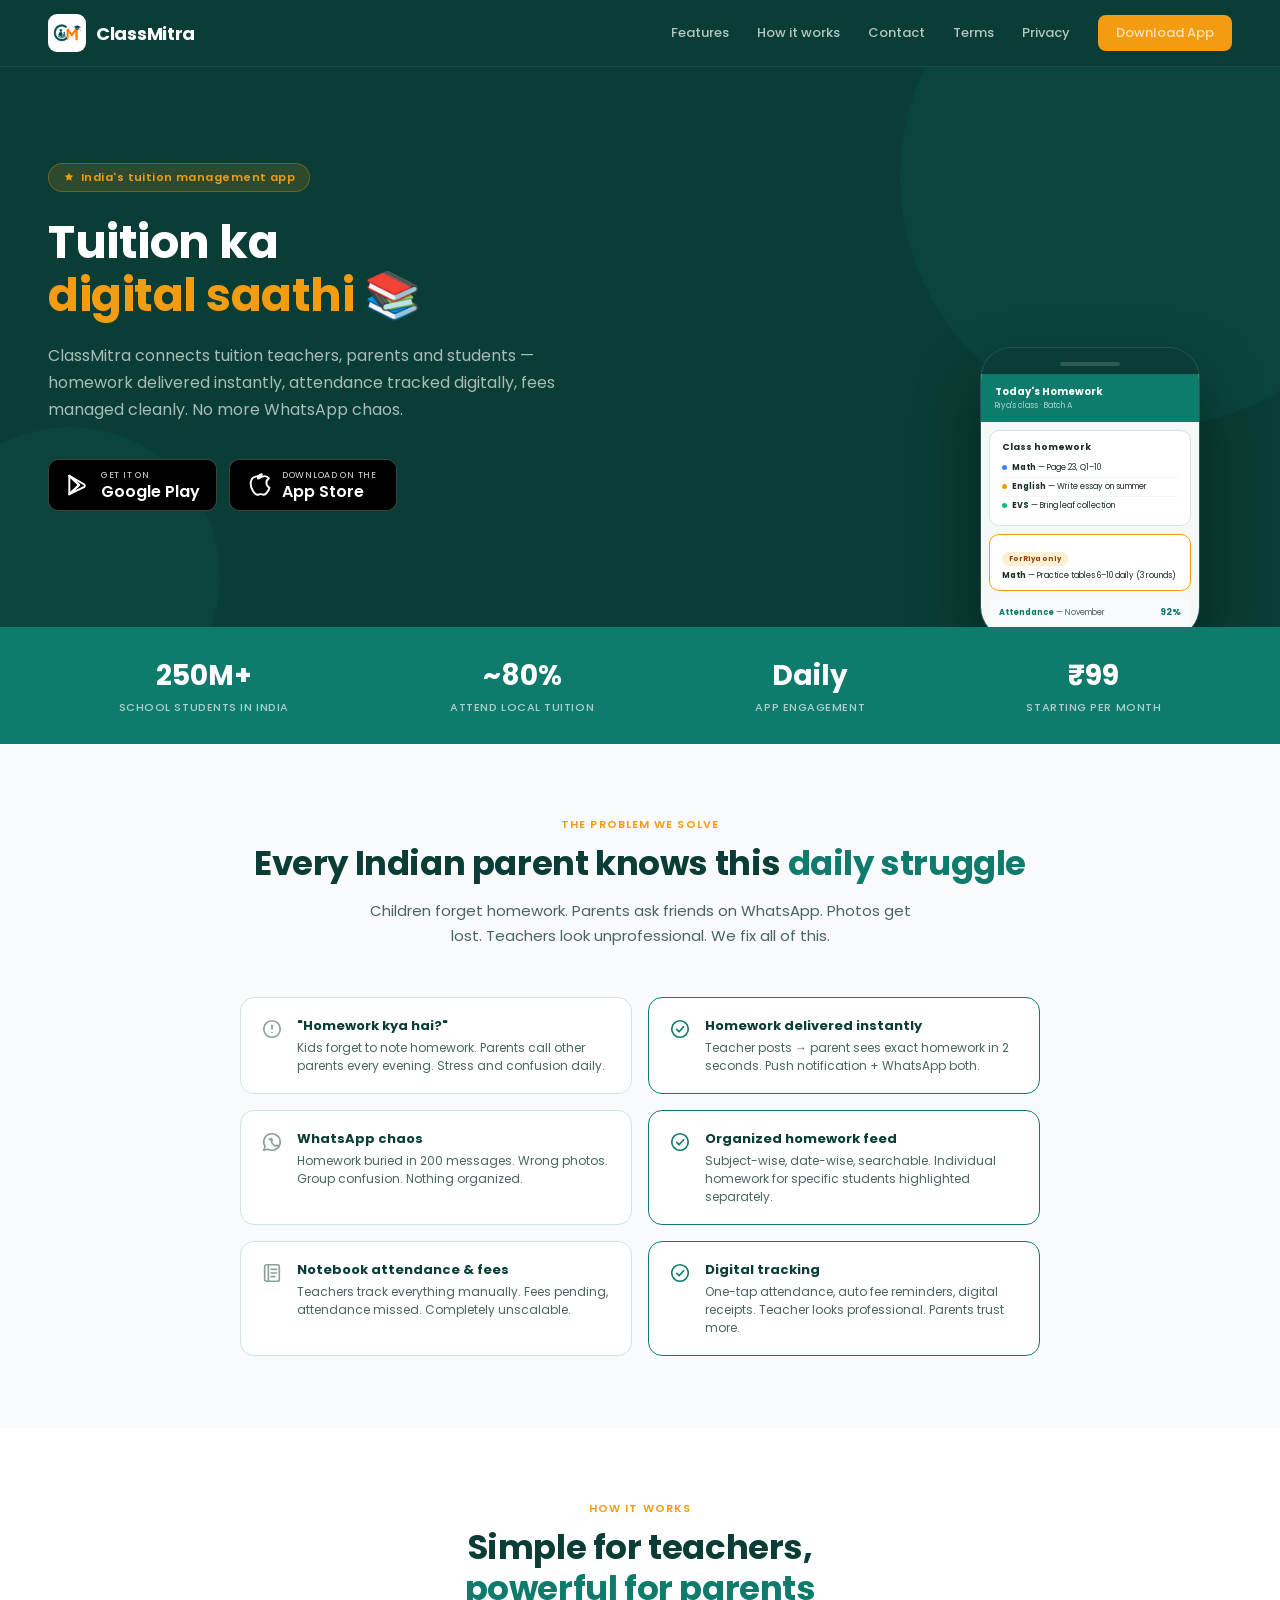
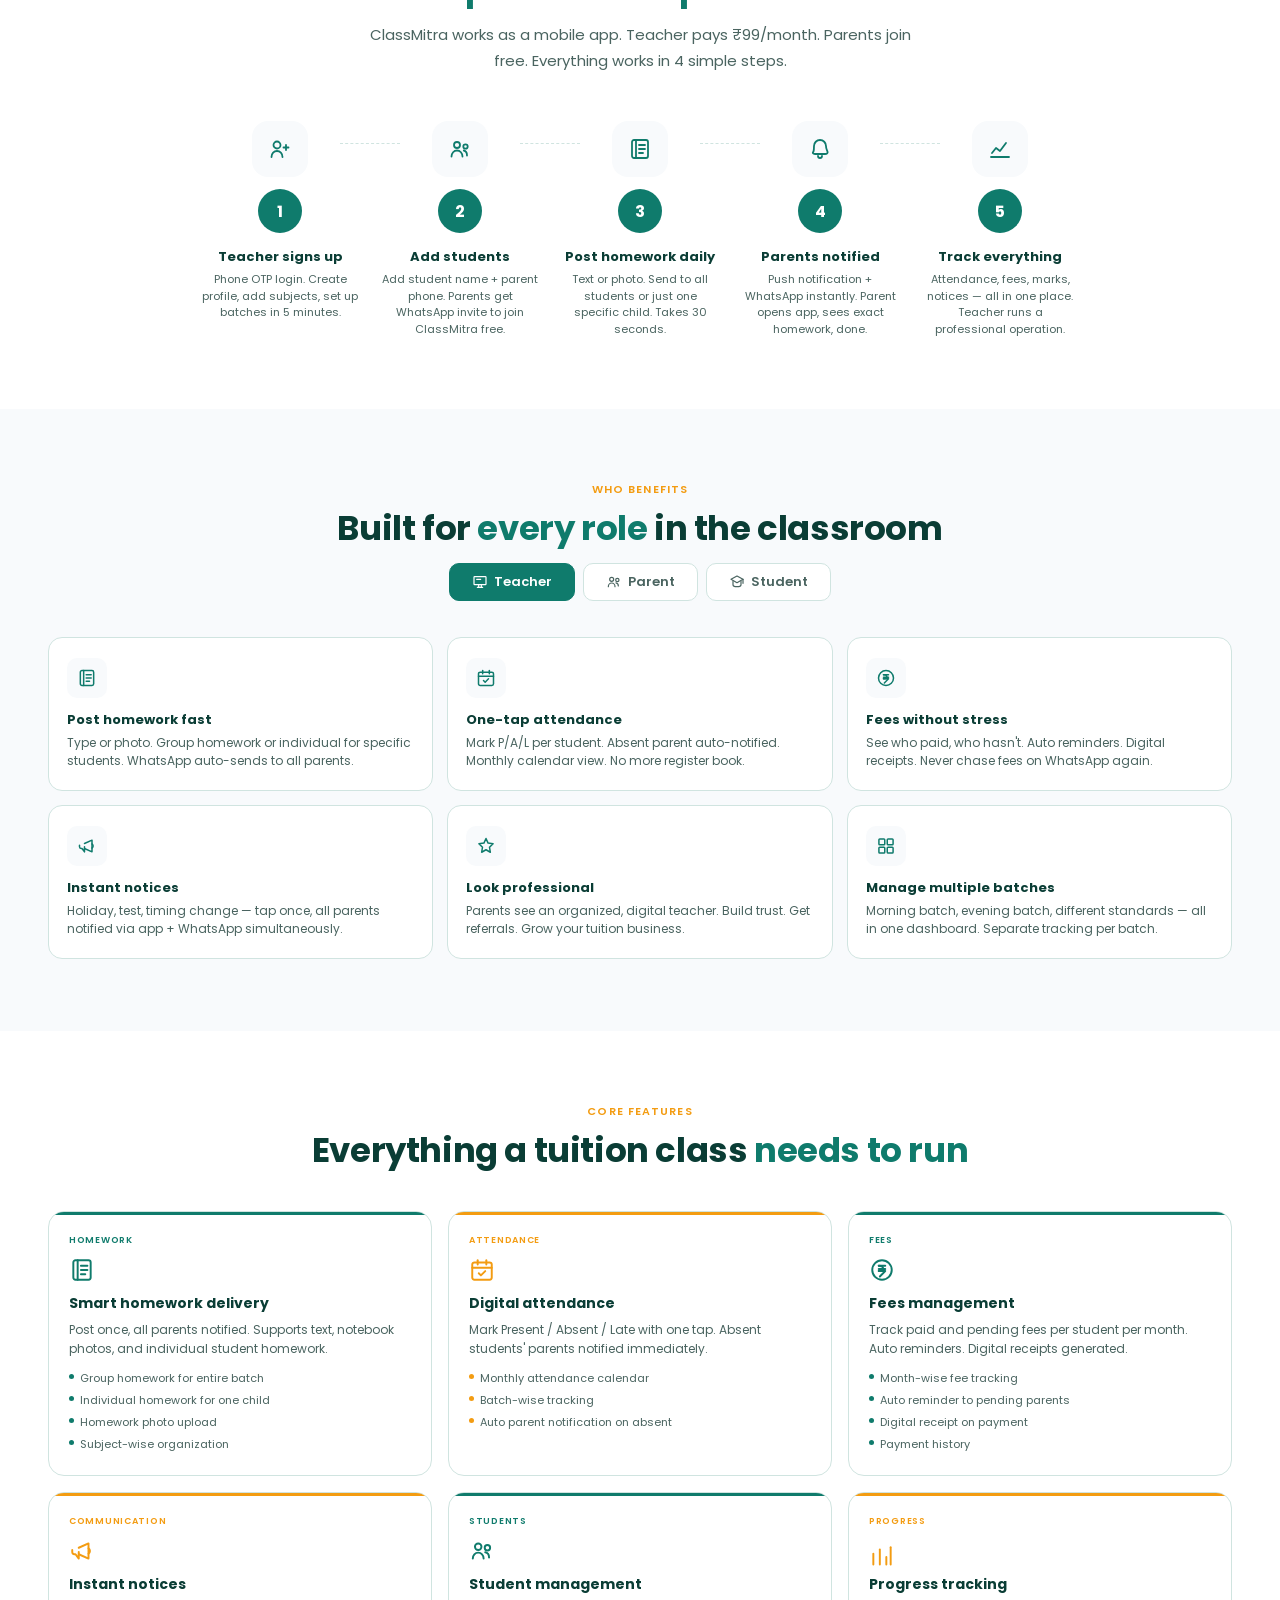
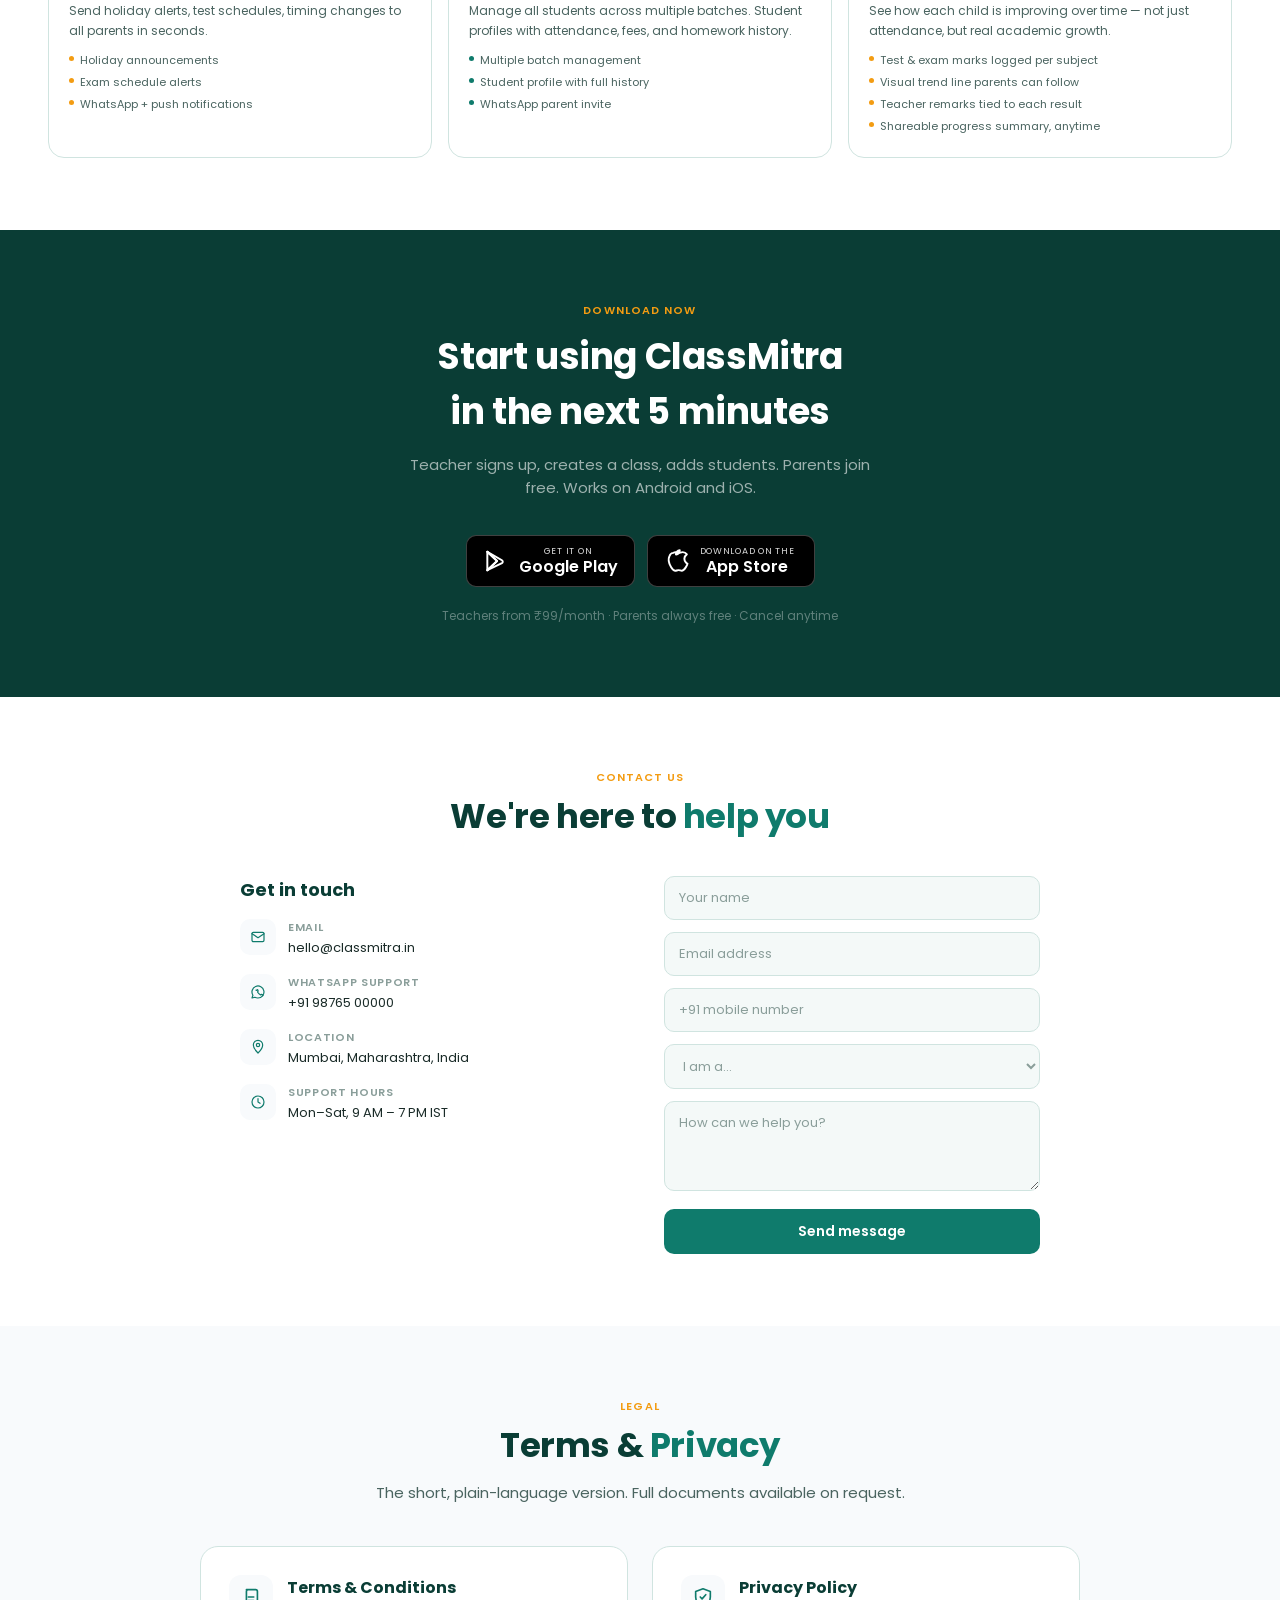
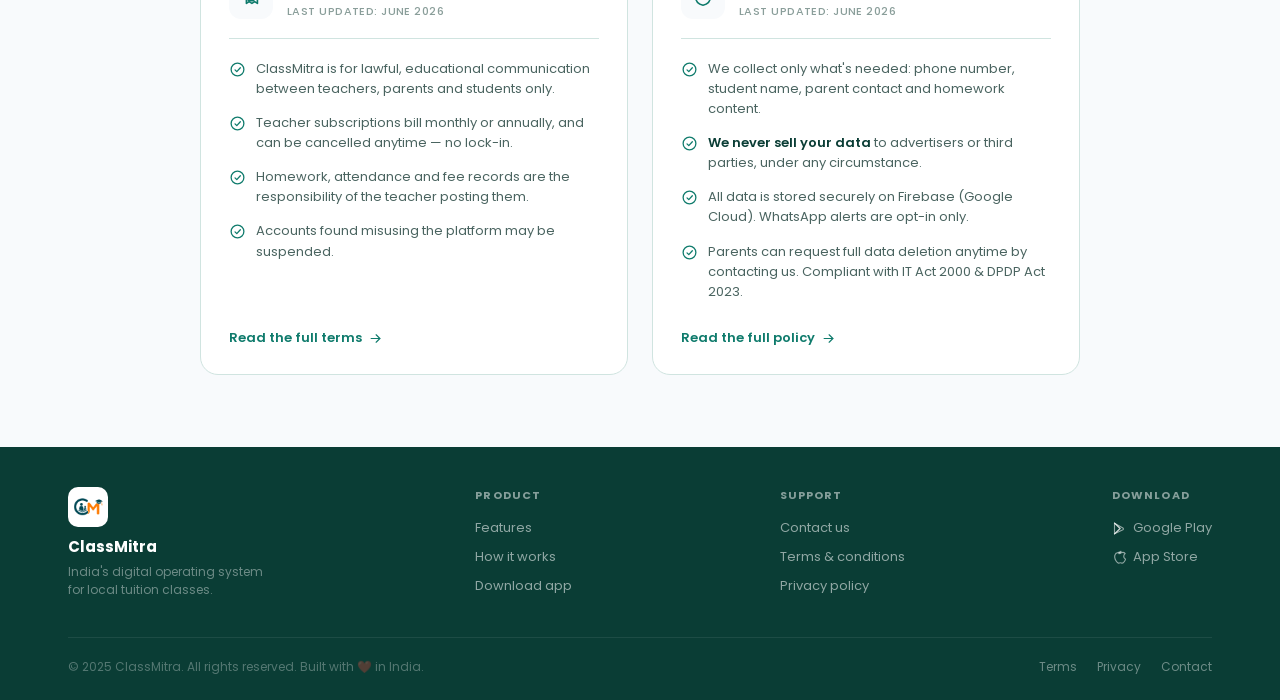
<file: classmitra_web.html>
<!DOCTYPE html>
<html lang="en">

<head>
  <meta charset="UTF-8">
  <meta name="viewport" content="width=device-width, initial-scale=1.0">
  <title>ClassMitra — India's Tuition Management App</title>

  <!-- App font: Poppins, to match the mobile app -->
  <link rel="preconnect" href="https://fonts.googleapis.com">
  <link rel="preconnect" href="https://fonts.gstatic.com" crossorigin>
  <link href="https://fonts.googleapis.com/css2?family=Poppins:wght@400;500;600;700;800&display=swap" rel="stylesheet">

  <style>
    * {
      box-sizing: border-box;
      margin: 0;
      padding: 0
    }

    .icon {
      width: 1em;
      height: 1em;
      flex-shrink: 0;
      vertical-align: -0.125em;
    }

    :root {
      --cm-dark: #0A3D35;
      --cm-green: #0F7B6C;
      --cm-mid: #1A9E8A;
      --cm-light: #f8fafc;
      --cm-amber: #F39C12;
      --cm-amber-light: #FEF0D3;
      --cm-text: #1A2B28;
      --cm-sub: #4A6460;
      --cm-muted: #8A9E9A;
      --cm-border: #D0E4E0;
      --cm-card: #FFFFFF;
      --cm-bg: #F4F9F8;
      --font-sans: 'Poppins', sans-serif;
    }

    html {
      -webkit-text-size-adjust: 100%;
    }

    body {
      font-family: var(--font-sans);
      color: var(--cm-text);
      background: #fff;
      overflow-x: hidden;
      font-weight: 400;
    }

    a {
      color: inherit;
      text-decoration: none
    }

    img {
      max-width: 100%;
      display: block;
    }

    button,
    input,
    textarea,
    select {
      font-family: var(--font-sans);
    }

    /* NAV */
    .nav {
      display: flex;
      align-items: center;
      justify-content: space-between;
      padding: 14px 48px;
      background: var(--cm-dark);
      position: sticky;
      top: 0;
      z-index: 100;
      border-bottom: 0.5px solid rgba(255, 255, 255, 0.08)
    }

    .nav-logo {
      display: flex;
      align-items: center;
      gap: 10px
    }

    .nav-logo-mark {
      width: 38px;
      height: 38px;
      border-radius: 9px;
      display: flex;
      align-items: center;
      justify-content: center;
      overflow: hidden;
      flex-shrink: 0;
      background: #fff;
      padding: 3px;
    }

    .nav-logo-mark img {
      width: 100%;
      height: 100%;
      object-fit: contain;
    }

    .nav-logo-text {
      font-size: 18px;
      font-weight: 700;
      color: #fff;
      letter-spacing: -0.3px
    }

    .nav-links {
      display: flex;
      align-items: center;
      gap: 28px
    }

    .nav-links a {
      font-size: 13px;
      font-weight: 500;
      color: rgba(255, 255, 255, 0.7);
      transition: color 0.15s
    }

    .nav-links a:hover {
      color: #fff
    }

    .nav-cta {
      background: var(--cm-amber);
      color: var(--cm-dark);
      font-size: 13px;
      font-weight: 600;
      padding: 8px 18px;
      border-radius: 8px
    }

    .nav-toggle {
      display: none;
      background: none;
      border: none;
      color: #fff;
      font-size: 24px;
      cursor: pointer;
      padding: 4px;
      line-height: 1;
    }

    /* HERO */
    .hero {
      background: var(--cm-dark);
      padding: 80px 48px 100px;
      position: relative;
      overflow: hidden;
      min-height: 560px;
      display: flex;
      align-items: center
    }

    .hero-bg-circle {
      position: absolute;
      border-radius: 50%;
      opacity: 0.07;
      background: var(--cm-mid)
    }

    .hero-content {
      max-width: 620px;
      position: relative;
      z-index: 2
    }

    .hero-badge {
      display: inline-flex;
      align-items: center;
      gap: 6px;
      background: rgba(243, 156, 18, 0.15);
      border: 0.5px solid rgba(243, 156, 18, 0.3);
      border-radius: 20px;
      padding: 5px 14px;
      font-size: 11px;
      font-weight: 600;
      color: var(--cm-amber);
      margin-bottom: 24px;
      letter-spacing: 0.04em
    }

    .hero h1 {
      font-size: 46px;
      font-weight: 700;
      color: #fff;
      line-height: 1.15;
      margin-bottom: 20px;
      letter-spacing: -0.5px
    }

    .hero h1 span {
      color: var(--cm-amber)
    }

    .hero p {
      font-size: 16px;
      font-weight: 400;
      color: rgba(255, 255, 255, 0.65);
      line-height: 1.7;
      margin-bottom: 36px;
      max-width: 520px
    }

    .hero-btns {
      display: flex;
      gap: 12px;
      flex-wrap: wrap
    }

    /* APP STORE BADGES - black, standard style */
    .btn-store {
      display: flex;
      align-items: center;
      gap: 10px;
      background: #000;
      border: 0.5px solid rgba(255, 255, 255, 0.25);
      border-radius: 10px;
      padding: 9px 16px;
      color: #fff;
      transition: all 0.15s;
      min-width: 168px;
    }

    .btn-store:hover {
      background: #1a1a1a;
      border-color: rgba(255, 255, 255, 0.4);
    }

    .btn-store i,
    .btn-store svg {
      font-size: 26px;
      color: #fff;
      flex-shrink: 0;
      width: 26px;
      height: 26px;
    }

    .btn-store-sub {
      font-size: 9px;
      font-weight: 400;
      color: rgba(255, 255, 255, 0.85);
      text-transform: uppercase;
      letter-spacing: 0.08em;
      line-height: 1.4;
    }

    .btn-store-main {
      font-size: 16px;
      font-weight: 600;
      line-height: 1.2;
      font-family: 'Poppins', sans-serif;
    }

    .hero-phone-mock {
      position: absolute;
      right: 80px;
      top: 50%;
      transform: translateY(-50%);
      width: 220px;
      background: var(--cm-dark);
      border-radius: 32px;
      border: 1px solid rgba(255, 255, 255, 0.12);
      overflow: hidden;
      box-shadow: 0 32px 64px rgba(0, 0, 0, 0.4)
    }

    .phone-screen {
      background: var(--cm-bg)
    }

    .phone-topbar {
      background: var(--cm-green);
      padding: 10px 14px
    }

    .phone-topbar-text {
      font-size: 10px;
      font-weight: 700;
      color: #fff
    }

    .phone-topbar-sub {
      font-size: 8px;
      font-weight: 400;
      color: rgba(255, 255, 255, 0.65)
    }

    .phone-hw-card {
      background: #fff;
      margin: 8px;
      border-radius: 10px;
      padding: 10px 12px;
      border: 0.5px solid var(--cm-border)
    }

    .phone-hw-title {
      font-size: 9px;
      font-weight: 700;
      color: var(--cm-text);
      margin-bottom: 5px
    }

    .phone-hw-row {
      display: flex;
      gap: 5px;
      align-items: flex-start;
      padding: 3px 0;
      border-bottom: 0.5px solid #F3F4F6
    }

    .phone-hw-row:last-child {
      border-bottom: none
    }

    .phone-hw-dot {
      width: 5px;
      height: 5px;
      border-radius: 50%;
      margin-top: 3px;
      flex-shrink: 0
    }

    .phone-hw-text {
      font-size: 8px;
      font-weight: 400;
      color: var(--cm-text)
    }

    .phone-individual-card {
      background: #fff;
      margin: 6px 8px 8px;
      border-radius: 10px;
      padding: 8px 12px;
      border: 1.5px solid var(--cm-amber)
    }

    .phone-ind-badge {
      font-size: 7px;
      font-weight: 700;
      color: #92400E;
      background: var(--cm-amber-light);
      padding: 2px 7px;
      border-radius: 20px;
      display: inline-block;
      margin-bottom: 4px
    }

    .phone-ind-text {
      font-size: 8px;
      font-weight: 400;
      color: var(--cm-text)
    }

    /* STATS BAND */
    .stats-band {
      background: var(--cm-green);
      padding: 28px 48px;
      display: flex;
      justify-content: space-around;
      flex-wrap: wrap;
      gap: 20px
    }

    .stat-item {
      text-align: center
    }

    .stat-num {
      font-size: 28px;
      font-weight: 700;
      color: #fff
    }

    .stat-lbl {
      font-size: 11px;
      font-weight: 500;
      color: rgba(255, 255, 255, 0.65);
      margin-top: 2px;
      letter-spacing: 0.05em;
      text-transform: uppercase
    }

    /* SECTION */
    .section {
      padding: 72px 48px
    }

    .section-alt {
      background: var(--cm-light)
    }

    .section-center {
      text-align: center
    }

    .section-eyebrow {
      font-size: 11px;
      font-weight: 600;
      color: var(--cm-amber);
      text-transform: uppercase;
      letter-spacing: 0.1em;
      margin-bottom: 10px
    }

    .section-title {
      font-size: 34px;
      font-weight: 700;
      color: var(--cm-dark);
      letter-spacing: -0.4px;
      margin-bottom: 14px;
      line-height: 1.2
    }

    .section-title span {
      color: var(--cm-green)
    }

    .section-sub {
      font-size: 15px;
      font-weight: 400;
      color: var(--cm-sub);
      line-height: 1.7;
      max-width: 560px;
      margin: 0 auto 48px
    }

    /* PROBLEM SECTION */
    .problem-grid {
      display: grid;
      grid-template-columns: 1fr 1fr;
      gap: 16px;
      max-width: 800px;
      margin: 0 auto
    }

    .problem-card {
      background: #fff;
      border: 0.5px solid var(--cm-border);
      border-radius: 14px;
      padding: 18px 20px;
      display: flex;
      gap: 14px;
      align-items: flex-start;
      text-align: left;
    }

    .problem-icon {
      font-size: 22px;
      width: 22px;
      height: 22px;
      color: var(--cm-muted);
      flex-shrink: 0;
      margin-top: 2px
    }

    .problem-title {
      font-size: 13px;
      font-weight: 700;
      color: var(--cm-dark);
      margin-bottom: 3px
    }

    .problem-text {
      font-size: 12px;
      font-weight: 400;
      color: var(--cm-sub);
      line-height: 1.5
    }

    .problem-card.solved {
      border-color: var(--cm-green);
      background: #fff
    }

    .problem-card.solved .problem-icon {
      color: var(--cm-green)
    }

    /* USER BENEFITS */
    .benefits-tabs {
      display: flex;
      justify-content: center;
      gap: 8px;
      margin-bottom: 36px;
      flex-wrap: wrap
    }

    .btab {
      display: inline-flex;
      align-items: center;
      gap: 6px;
      padding: 8px 22px;
      border-radius: 10px;
      font-size: 13px;
      font-weight: 600;
      cursor: pointer;
      border: 0.5px solid var(--cm-border);
      color: var(--cm-sub);
      background: var(--cm-card);
      transition: all 0.15s
    }

    .btab i,
    .btab svg {
      font-size: 16px;
      width: 16px;
      height: 16px;
    }

    .btab.active {
      background: var(--cm-green);
      color: #fff;
      border-color: var(--cm-green)
    }

    .btab-content {
      display: none
    }

    .btab-content.active {
      display: grid;
      grid-template-columns: 1fr 1fr 1fr;
      gap: 14px
    }

    .benefit-card {
      background: #fff;
      border: 0.5px solid var(--cm-border);
      border-radius: 14px;
      padding: 20px 18px;
      text-align: left;
    }

    .benefit-icon {
      width: 40px;
      height: 40px;
      border-radius: 10px;
      background: var(--cm-light);
      display: flex;
      align-items: center;
      justify-content: center;
      margin-bottom: 12px
    }

    .benefit-icon i,
    .benefit-icon svg {
      font-size: 20px;
      color: var(--cm-green);
      width: 20px;
      height: 20px;
    }

    .benefit-title {
      font-size: 13px;
      font-weight: 700;
      color: var(--cm-dark);
      margin-bottom: 4px
    }

    .benefit-text {
      font-size: 12px;
      font-weight: 400;
      color: var(--cm-sub);
      line-height: 1.5
    }

    /* HOW IT WORKS */
    .flow-steps {
      display: flex;
      gap: 0;
      position: relative;
      max-width: 900px;
      margin: 0 auto
    }

    .flow-step {
      flex: 1;
      text-align: center;
      position: relative;
      padding: 0 12px
    }

    .flow-step-num {
      width: 44px;
      height: 44px;
      border-radius: 50%;
      background: var(--cm-green);
      color: #fff;
      font-size: 16px;
      font-weight: 700;
      display: flex;
      align-items: center;
      justify-content: center;
      margin: 0 auto 14px
    }

    .flow-step-icon {
      width: 56px;
      height: 56px;
      border-radius: 16px;
      background: var(--cm-light);
      display: flex;
      align-items: center;
      justify-content: center;
      margin: 0 auto 12px
    }

    .flow-step-icon i,
    .flow-step-icon svg {
      font-size: 24px;
      color: var(--cm-green);
      width: 24px;
      height: 24px;
    }

    .flow-step-title {
      font-size: 13px;
      font-weight: 700;
      color: var(--cm-dark);
      margin-bottom: 4px
    }

    .flow-step-text {
      font-size: 11px;
      font-weight: 400;
      color: var(--cm-sub);
      line-height: 1.5
    }

    .flow-connector {
      position: absolute;
      top: 22px;
      right: -30px;
      width: 60px;
      height: 1px;
      border-top: 1.5px dashed var(--cm-border);
      z-index: 0
    }

    .flow-step:last-child .flow-connector {
      display: none
    }

    /* FEATURES GRID */
    .features-grid {
      display: grid;
      grid-template-columns: repeat(3, 1fr);
      gap: 16px
    }

    .feature-card {
      background: #fff;
      border: 0.5px solid var(--cm-border);
      border-radius: 16px;
      padding: 22px 20px;
      position: relative;
      overflow: hidden;
      text-align: left;
    }

    .feature-card::before {
      content: '';
      position: absolute;
      top: 0;
      left: 0;
      right: 0;
      height: 3px;
      background: var(--cm-green)
    }

    .feature-card.amber::before {
      background: var(--cm-amber)
    }

    .feature-card.dark::before {
      background: var(--cm-dark)
    }

    .fc-tag {
      font-size: 9px;
      font-weight: 600;
      letter-spacing: 0.08em;
      text-transform: uppercase;
      color: var(--cm-green);
      margin-bottom: 10px
    }

    .feature-card.amber .fc-tag {
      color: var(--cm-amber)
    }

    .fc-icon {
      font-size: 26px;
      width: 26px;
      height: 26px;
      color: var(--cm-green);
      margin-bottom: 10px;
      display: block;
    }

    .feature-card.amber .fc-icon {
      color: var(--cm-amber)
    }

    .fc-title {
      font-size: 14px;
      font-weight: 700;
      color: var(--cm-dark);
      margin-bottom: 6px
    }

    .fc-text {
      font-size: 12px;
      font-weight: 400;
      color: var(--cm-sub);
      line-height: 1.6
    }

    .fc-items {
      margin-top: 12px;
      display: flex;
      flex-direction: column;
      gap: 5px
    }

    .fc-item {
      display: flex;
      align-items: flex-start;
      gap: 6px;
      font-size: 11px;
      font-weight: 400;
      color: var(--cm-sub)
    }

    .fc-item-dot {
      width: 5px;
      height: 5px;
      border-radius: 50%;
      background: var(--cm-green);
      flex-shrink: 0;
      margin-top: 4px
    }

    .feature-card.amber .fc-item-dot {
      background: var(--cm-amber)
    }

    /* Highlight card (used for Progress Tracking) - dark variant to stand out */
    .feature-card.dark {
      background: var(--cm-dark);
      display: flex;
      flex-direction: column;
      justify-content: center;
      align-items: flex-start;
      min-height: 100%;
    }

    .fc-soon-icon {
      width: 48px;
      height: 48px;
      border-radius: 12px;
      background: rgba(243, 156, 18, 0.15);
      display: flex;
      align-items: center;
      justify-content: center;
      margin-bottom: 14px;
    }

    .fc-soon-icon i,
    .fc-soon-icon svg {
      font-size: 22px;
      color: var(--cm-amber);
      width: 22px;
      height: 22px;
    }

    .fc-soon-list {
      margin-top: 14px;
      display: flex;
      flex-direction: column;
      gap: 8px;
      width: 100%;
    }

    .fc-soon-item {
      display: flex;
      align-items: center;
      gap: 8px;
      font-size: 11px;
      font-weight: 500;
      color: rgba(255, 255, 255, 0.75);
    }

    .fc-soon-item i,
    .fc-soon-item svg {
      font-size: 14px;
      color: var(--cm-amber);
      flex-shrink: 0;
      width: 14px;
      height: 14px;
    }

    .fc-soon-cta {
      margin-top: 18px;
      display: inline-flex;
      align-items: center;
      gap: 6px;
      font-size: 11px;
      font-weight: 600;
      color: var(--cm-amber);
      border: 1px solid rgba(243, 156, 18, 0.4);
      border-radius: 8px;
      padding: 7px 14px;
    }

    .fc-soon-cta i,
    .fc-soon-cta svg {
      font-size: 13px;
      width: 13px;
      height: 13px;
    }

    /* CTA SECTION */
    .cta-section {
      background: var(--cm-dark);
      padding: 72px 48px;
      text-align: center;
      position: relative;
      overflow: hidden
    }

    .cta-section h2 {
      font-size: 36px;
      font-weight: 700;
      color: #fff;
      margin-bottom: 14px;
      letter-spacing: -0.4px
    }

    .cta-section p {
      font-size: 15px;
      font-weight: 400;
      color: rgba(255, 255, 255, 0.6);
      margin-bottom: 36px;
      max-width: 480px;
      margin-left: auto;
      margin-right: auto
    }

    .cta-btns {
      display: flex;
      justify-content: center;
      gap: 12px;
      flex-wrap: wrap;
      margin-bottom: 20px
    }

    .cta-sub {
      font-size: 12px;
      font-weight: 400;
      color: rgba(255, 255, 255, 0.35)
    }

    /* CONTACT */
    .contact-grid {
      display: grid;
      grid-template-columns: 1fr 1fr;
      gap: 48px;
      max-width: 800px;
      margin: 0 auto
    }

    .contact-info-title {
      font-size: 18px;
      font-weight: 700;
      color: var(--cm-dark);
      margin-bottom: 16px;
      text-align: left;
    }

    .contact-item {
      display: flex;
      align-items: flex-start;
      gap: 12px;
      margin-bottom: 16px
    }

    .contact-icon {
      width: 36px;
      height: 36px;
      border-radius: 10px;
      background: var(--cm-light);
      display: flex;
      align-items: center;
      justify-content: center;
      flex-shrink: 0
    }

    .contact-icon i,
    .contact-icon svg {
      font-size: 16px;
      color: var(--cm-green);
      width: 16px;
      height: 16px;
    }

    .contact-label {
      font-size: 11px;
      color: var(--cm-muted);
      margin-bottom: 2px;
      font-weight: 600;
      text-transform: uppercase;
      letter-spacing: 0.06em
    }

    .contact-value {
      font-size: 13px;
      font-weight: 400;
      color: var(--cm-text)
    }

    .contact-form {
      display: flex;
      flex-direction: column;
      gap: 4px
    }

    .cf-field {
      display: flex;
      flex-direction: column;
      gap: 5px;
      margin-bottom: 8px;
    }

    .cf-input {
      background: var(--cm-bg);
      border: 1.5px solid var(--cm-border);
      border-radius: 10px;
      padding: 11px 14px;
      font-size: 13px;
      font-weight: 400;
      color: var(--cm-text);
      width: 100%;
      font-family: var(--font-sans);
      transition: border-color 0.15s, box-shadow 0.15s;
    }

    .cf-input:focus {
      outline: none;
      border-color: var(--cm-green);
      box-shadow: 0 0 0 3px rgba(15, 123, 108, 0.12);
    }

    .cf-input.invalid {
      border-color: #DC2626;
    }

    .cf-input.invalid:focus {
      box-shadow: 0 0 0 3px rgba(220, 38, 38, 0.12);
    }

    .cf-input.valid {
      border-color: var(--cm-green);
    }

    .cf-input::placeholder {
      color: var(--cm-muted)
    }

    .cf-textarea {
      min-height: 90px;
      resize: vertical
    }

    .cf-error {
      font-size: 11px;
      font-weight: 500;
      color: #DC2626;
      display: none;
      align-items: center;
      gap: 4px;
      min-height: 14px;
    }

    .cf-error.show {
      display: flex;
    }

    .cf-error i,
    .cf-error svg {
      font-size: 13px;
      width: 13px;
      height: 13px;
    }

    .cf-btn {
      background: var(--cm-green);
      color: #fff;
      border: none;
      border-radius: 10px;
      padding: 12px;
      font-size: 14px;
      font-weight: 600;
      cursor: pointer;
      font-family: var(--font-sans);
      margin-top: 6px;
      transition: background 0.15s, opacity 0.15s;
    }

    .cf-btn:hover {
      background: var(--cm-dark);
    }

    .cf-btn:disabled {
      opacity: 0.6;
      cursor: not-allowed;
    }

    .cf-success {
      display: none;
      align-items: center;
      gap: 8px;
      background: var(--cm-light);
      border: 1px solid var(--cm-green);
      color: var(--cm-dark);
      font-size: 13px;
      font-weight: 500;
      padding: 12px 14px;
      border-radius: 10px;
      margin-top: 6px;
    }

    .cf-success.show {
      display: flex;
    }

    .cf-success i,
    .cf-success svg {
      color: var(--cm-green);
      font-size: 18px;
      flex-shrink: 0;
      width: 18px;
      height: 18px;
    }

    /* FOOTER */
    .footer {
      background: var(--cm-dark);
      padding: 40px 68px 24px
    }

    .footer-top {
      display: flex;
      justify-content: space-between;
      align-items: flex-start;
      margin-bottom: 32px;
      flex-wrap: wrap;
      gap: 24px
    }

    .footer-logo-mark {
      width: 40px;
      height: 40px;
      border-radius: 10px;
      display: flex;
      align-items: center;
      justify-content: center;
      margin-bottom: 8px;
      background: #fff;
      padding: 3px;
      overflow: hidden;
    }

    .footer-logo-mark img {
      width: 100%;
      height: 100%;
      object-fit: contain;
    }

    .footer-tagline {
      font-size: 12px;
      font-weight: 400;
      color: rgba(255, 255, 255, 0.4);
      max-width: 200px;
      line-height: 1.5
    }

    .footer-links-title {
      font-size: 11px;
      font-weight: 700;
      color: rgba(255, 255, 255, 0.5);
      text-transform: uppercase;
      letter-spacing: 0.1em;
      margin-bottom: 14px
    }

    .footer-link {
      display: flex;
      align-items: center;
      gap: 6px;
      font-size: 13px;
      font-weight: 400;
      color: rgba(255, 255, 255, 0.55);
      margin-bottom: 9px;
      transition: color 0.15s
    }

    .footer-link i,
    .footer-link svg {
      font-size: 15px;
      width: 15px;
      height: 15px;
    }

    .footer-link:hover {
      color: #fff
    }

    .footer-bottom {
      border-top: 0.5px solid rgba(255, 255, 255, 0.08);
      padding-top: 20px;
      display: flex;
      justify-content: space-between;
      align-items: center;
      flex-wrap: wrap;
      gap: 10px
    }

    .footer-copy {
      font-size: 12px;
      font-weight: 400;
      color: rgba(255, 255, 255, 0.3)
    }

    .footer-bottom-links {
      display: flex;
      gap: 20px
    }

    .footer-bottom-link {
      font-size: 12px;
      font-weight: 400;
      color: rgba(255, 255, 255, 0.4)
    }

    /* LEGAL: Terms & Privacy cards */
    .legal-note-grid {
      max-width: 880px;
      margin: 0 auto;
      display: grid;
      grid-template-columns: 1fr 1fr;
      gap: 24px;
    }

    .legal-card {
      background: #fff;
      border: 0.5px solid var(--cm-border);
      border-radius: 18px;
      padding: 28px 28px 26px;
      text-align: left;
      display: flex;
      flex-direction: column;
    }

    .legal-card-head {
      display: flex;
      align-items: flex-start;
      gap: 14px;
      margin-bottom: 20px;
      padding-bottom: 18px;
      border-bottom: 1px solid var(--cm-border);
    }

    .legal-card-icon {
      width: 44px;
      height: 44px;
      border-radius: 12px;
      background: var(--cm-light);
      display: flex;
      align-items: center;
      justify-content: center;
      flex-shrink: 0;
    }

    .legal-card-icon .icon {
      width: 22px;
      height: 22px;
      color: var(--cm-green);
    }

    .legal-card-title {
      font-size: 16px;
      font-weight: 700;
      color: var(--cm-dark);
      margin-bottom: 3px;
    }

    .legal-card-meta {
      font-size: 11px;
      font-weight: 500;
      color: var(--cm-muted);
      text-transform: uppercase;
      letter-spacing: 0.04em;
    }

    .legal-points {
      list-style: none;
      display: flex;
      flex-direction: column;
      gap: 14px;
      margin-bottom: 22px;
      flex-grow: 1;
    }

    .legal-points li {
      display: flex;
      align-items: flex-start;
      gap: 10px;
      font-size: 13px;
      font-weight: 400;
      color: var(--cm-sub);
      line-height: 1.55;
    }

    .legal-points li .icon {
      width: 17px;
      height: 17px;
      color: var(--cm-green);
      flex-shrink: 0;
      margin-top: 2px;
    }

    .legal-points li b {
      color: var(--cm-dark);
      font-weight: 600;
    }

    .legal-card-link {
      display: inline-flex;
      align-items: center;
      gap: 6px;
      font-size: 13px;
      font-weight: 600;
      color: var(--cm-green);
      align-self: flex-start;
      padding-top: 4px;
    }

    .legal-card-link .icon {
      width: 15px;
      height: 15px;
      transition: transform 0.15s;
    }

    .legal-card-link:hover .icon {
      transform: translateX(3px);
    }

    /* ANIMATIONS */
    .fade-up {
      opacity: 0;
      transform: translateY(24px);
      transition: opacity 0.5s ease, transform 0.5s ease
    }

    .fade-up.visible {
      opacity: 1;
      transform: translateY(0)
    }

    @media (prefers-reduced-motion: reduce) {
      .fade-up {
        opacity: 1;
        transform: none;
        transition: none;
      }
    }

    /* ============ RESPONSIVE: TABLET ============ */
    @media (max-width: 900px) {
      .nav {
        padding: 14px 24px;
      }

      .nav-links {
        position: fixed;
        top: 62px;
        left: 0;
        right: 0;
        background: var(--cm-dark);
        flex-direction: column;
        align-items: flex-start;
        gap: 0;
        padding: 8px 20px 16px;
        border-bottom: 0.5px solid rgba(255, 255, 255, 0.08);
        transform: translateY(-12px);
        opacity: 0;
        visibility: hidden;
        pointer-events: none;
        transition: opacity 0.18s ease, transform 0.18s ease, visibility 0.18s;
      }

      .nav-links.open {
        opacity: 1;
        transform: translateY(0);
        visibility: visible;
        pointer-events: auto;
      }

      .nav-links a {
        width: 100%;
        padding: 11px 0;
        border-bottom: 0.5px solid rgba(255, 255, 255, 0.06);
        font-size: 14px;
      }

      .nav-links a.nav-cta {
        margin-top: 12px;
        text-align: center;
        border-bottom: none;
        padding: 10px 18px;
      }

      .nav-toggle {
        display: block;
      }

      .hero {
        padding: 56px 24px 70px;
        justify-content: center;
      }

      .hero h1 {
        font-size: 36px;
      }

      .hero-phone-mock {
        display: none;
      }

      .hero-content {
        max-width: 640px;
        width: 100%;
      }

      .hero-btns {
        justify-content: flex-start;
      }

      .section {
        padding: 56px 24px;
      }

      .stats-band {
        padding: 24px;
      }

      .problem-grid {
        grid-template-columns: 1fr;
      }

      .btab-content.active {
        grid-template-columns: 1fr 1fr;
      }

      .flow-steps {
        flex-wrap: wrap;
      }

      .flow-step {
        flex: 1 1 33%;
        min-width: 150px;
        margin-bottom: 28px;
      }

      .flow-connector {
        display: none;
      }

      .features-grid {
        grid-template-columns: 1fr 1fr;
      }

      .contact-grid {
        grid-template-columns: 1fr;
        gap: 36px;
      }
    }

    /* ============ RESPONSIVE: MOBILE ============ */
    @media (max-width: 640px) {
      .nav {
        padding: 12px 20px;
      }

      .nav-links {
        top: 58px;
      }

      .hero {
        padding: 40px 20px 56px;
        min-height: unset;
      }

      .hero h1 {
        font-size: 30px;
      }

      .hero p {
        font-size: 14.5px;
      }

      .hero-btns {
        flex-direction: column;
      }

      .btn-store {
        width: 100%;
        min-width: unset;
        justify-content: center;
      }

      .section {
        padding: 48px 20px;
      }

      .section-title {
        font-size: 26px;
      }

      .section-sub {
        font-size: 14px;
        margin-bottom: 32px;
      }

      .stats-band {
        padding: 24px 20px;
        gap: 24px 16px;
        justify-content: space-between;
      }

      .stat-item {
        flex: 1 1 40%;
      }

      .stat-num {
        font-size: 22px;
      }

      .stat-lbl {
        font-size: 9.5px;
      }

      .benefits-tabs {
        gap: 6px;
      }

      .btab {
        padding: 8px 14px;
        font-size: 12px;
        flex: 1 1 auto;
        justify-content: center;
      }

      .btab-content.active {
        grid-template-columns: 1fr;
      }

      .flow-step {
        flex: 1 1 100%;
        max-width: 320px;
        margin: 0 auto 28px;
      }

      .features-grid {
        grid-template-columns: 1fr;
      }

      .cta-section {
        padding: 56px 20px;
      }

      .cta-section h2 {
        font-size: 27px;
      }

      .cta-btns {
        flex-direction: column;
      }

      .cta-btns .btn-store {
        width: 100%;
      }

      .contact-grid {
        gap: 32px;
      }

      .footer {
        padding: 36px 20px 20px;
      }

      .footer-top {
        gap: 28px 20px;
      }

      .footer-top>div {
        flex: 1 1 45%;
      }

      .footer-bottom {
        flex-direction: column;
        align-items: flex-start;
      }

      .legal-note-grid {
        grid-template-columns: 1fr !important;
      }
    }

    @media (max-width: 380px) {
      .footer-top>div {
        flex: 1 1 100%;
      }
    }
  </style>
</head>

<body>
  <!-- NAV -->
  <nav class="nav">
    <div class="nav-logo">
      <div class="nav-logo-mark">
        <img src="CMLogo.png" alt="ClassMitra logo">
      </div>
      <span class="nav-logo-text">ClassMitra</span>
    </div>
    <button class="nav-toggle" id="navToggle" aria-label="Toggle menu" aria-expanded="false">
      <svg class="icon" viewBox="0 0 24 24" fill="none" stroke="currentColor" stroke-width="1.8" stroke-linecap="round"
        stroke-linejoin="round" aria-hidden="true">
        <path d="M4 6h16" />
        <path d="M4 12h16" />
        <path d="M4 18h16" />
      </svg>
    </button>
    <div class="nav-links" id="navLinks">
      <a href="#features">Features</a>
      <a href="#how">How it works</a>
      <a href="#contact">Contact</a>
      <a href="#terms">Terms</a>
      <a href="#privacy">Privacy</a>
      <a href="#" class="nav-cta">Download App</a>
    </div>
  </nav>

  <!-- HERO -->
  <section class="hero" id="hero">
    <div class="hero-bg-circle" style="width:500px;height:500px;right:-120px;top:-140px"></div>
    <div class="hero-bg-circle" style="width:300px;height:300px;left:-80px;bottom:-100px"></div>
    <div class="hero-content fade-up" id="hero-txt">
      <div class="hero-badge"><svg class="icon" style="font-size:12px" viewBox="0 0 24 24" fill="none"
          stroke="currentColor" stroke-width="1.8" stroke-linecap="round" stroke-linejoin="round" aria-hidden="true">
          <path d="M12 3l2.5 5.5 6 .8-4.3 4.2 1 6-5.2-3-5.2 3 1-6L3.5 9.3l6-.8z" fill="currentColor" stroke="none" />
        </svg> India's
        tuition management app</div>
      <h1>Tuition ka<br><span>digital saathi</span> 📚</h1>
      <p>ClassMitra connects tuition teachers, parents and students — homework delivered instantly, attendance tracked
        digitally, fees managed cleanly. No more WhatsApp chaos.</p>
      <div class="hero-btns">
        <a href="#" class="btn-store">
          <svg class="icon" viewBox="0 0 24 24" fill="none" stroke="currentColor" stroke-width="1.8"
            stroke-linecap="round" stroke-linejoin="round" aria-hidden="true">
            <path d="M4 3.5v17l9-8.5-9-8.5z" />
            <path d="M13 12l4.5-2.6c1.5-.9 1.5-2.9 0-3.8L13 3z" opacity="0" />
            <path d="M4 3.5l13.5 7.8c1 .6 1 2 0 2.6L4 20.5" />
            <path d="M4 3.5l9 8.5-9 8.5" />
          </svg>
          <div>
            <div class="btn-store-sub">Get it on</div>
            <div class="btn-store-main">Google Play</div>
          </div>
        </a>
        <a href="#" class="btn-store">
          <svg class="icon" viewBox="0 0 24 24" fill="none" stroke="currentColor" stroke-width="1.8"
            stroke-linecap="round" stroke-linejoin="round" aria-hidden="true">
            <path
              d="M8.5 4.5c-1.4 0-2.7 1.1-3.4 2.7C3.9 9.7 4.3 14 6.6 17.7c1 1.6 2.2 3.3 3.8 3.3 1.1 0 1.6-.6 3-.6 1.4 0 1.8.6 3 .6 1.6 0 2.7-1.6 3.7-3.1 1.1-1.7 1.6-3.4 1.6-3.5-.1 0-2.9-1.1-2.9-4.4 0-2.8 2.2-4.1 2.3-4.2-1.3-1.8-3.2-2-3.8-2-1.5 0-2.7.9-3.5.9-.8 0-1.9-.9-3.3-.9z" />
            <path d="M14.5 2c.1 1-.3 2-.9 2.7-.6.8-1.6 1.4-2.6 1.3-.1-1 .4-2 1-2.7C12.6 2.5 13.6 2 14.5 2z" />
          </svg>
          <div>
            <div class="btn-store-sub">Download on the</div>
            <div class="btn-store-main">App Store</div>
          </div>
        </a>
      </div>
    </div>
    <!-- Phone mockup -->
    <div class="hero-phone-mock fade-up" id="hero-phone" style="transition-delay:0.2s">
      <div style="background:var(--cm-dark);padding:14px 14px 8px;display:flex;justify-content:center">
        <div style="width:60px;height:4px;background:rgba(255,255,255,0.15);border-radius:2px"></div>
      </div>
      <div class="phone-screen" style="padding-bottom:12px">
        <div class="phone-topbar">
          <div class="phone-topbar-text">Today's Homework</div>
          <div class="phone-topbar-sub">Riya's class · Batch A</div>
        </div>
        <div class="phone-hw-card">
          <div class="phone-hw-title">Class homework</div>
          <div class="phone-hw-row">
            <div class="phone-hw-dot" style="background:#3B82F6"></div>
            <div class="phone-hw-text"><b>Math</b> — Page 23, Q1–10</div>
          </div>
          <div class="phone-hw-row">
            <div class="phone-hw-dot" style="background:#F59E0B"></div>
            <div class="phone-hw-text"><b>English</b> — Write essay on summer</div>
          </div>
          <div class="phone-hw-row" style="border:none">
            <div class="phone-hw-dot" style="background:#10B981"></div>
            <div class="phone-hw-text"><b>EVS</b> — Bring leaf collection</div>
          </div>
        </div>
        <div class="phone-individual-card">
          <div class="phone-ind-badge">For Riya only</div>
          <div class="phone-ind-text"><b>Math</b> — Practice tables 6–10 daily (3 rounds)</div>
        </div>
        <div style="padding:0 8px">
          <div
            style="background:var(--cm-light);border-radius:8px;padding:7px 10px;display:flex;justify-content:space-between;align-items:center">
            <div style="font-size:8px;color:var(--cm-sub)"><b style="color:var(--cm-green)">Attendance</b> — November
            </div>
            <div style="font-size:9px;font-weight:700;color:var(--cm-green)">92%</div>
          </div>
        </div>
      </div>
    </div>
  </section>

  <!-- STATS BAND -->
  <div class="stats-band">
    <div class="stat-item">
      <div class="stat-num">250M+</div>
      <div class="stat-lbl">School students in India</div>
    </div>
    <div class="stat-item">
      <div class="stat-num">~80%</div>
      <div class="stat-lbl">Attend local tuition</div>
    </div>
    <div class="stat-item">
      <div class="stat-num">Daily</div>
      <div class="stat-lbl">App engagement</div>
    </div>
    <div class="stat-item">
      <div class="stat-num">₹99</div>
      <div class="stat-lbl">Starting per month</div>
    </div>
  </div>

  <!-- PROBLEM SECTION -->
  <section class="section section-alt section-center" id="problem">
    <div class="section-eyebrow">The problem we solve</div>
    <div class="section-title">Every Indian parent knows this <span>daily struggle</span></div>
    <div class="section-sub">Children forget homework. Parents ask friends on WhatsApp. Photos get lost. Teachers look
      unprofessional. We fix all of this.</div>
    <div class="problem-grid fade-up" id="problems">
      <div class="problem-card">
        <svg class="icon problem-icon" viewBox="0 0 24 24" fill="none" stroke="currentColor" stroke-width="1.8"
          stroke-linecap="round" stroke-linejoin="round" aria-hidden="true">
          <circle cx="12" cy="12" r="9" />
          <path d="M12 8v4" />
          <path d="M12 16h.01" />
        </svg>
        <div>
          <div class="problem-title">"Homework kya hai?"</div>
          <div class="problem-text">Kids forget to note homework. Parents call other parents every evening. Stress and
            confusion daily.</div>
        </div>
      </div>
      <div class="problem-card solved">
        <svg class="icon problem-icon" viewBox="0 0 24 24" fill="none" stroke="currentColor" stroke-width="1.8"
          stroke-linecap="round" stroke-linejoin="round" aria-hidden="true">
          <circle cx="12" cy="12" r="9" />
          <path d="M8.5 12.5l2.5 2.5 5-5.5" />
        </svg>
        <div>
          <div class="problem-title">Homework delivered instantly</div>
          <div class="problem-text">Teacher posts → parent sees exact homework in 2 seconds. Push notification +
            WhatsApp both.</div>
        </div>
      </div>
      <div class="problem-card">
        <svg class="icon problem-icon" viewBox="0 0 24 24" fill="none" stroke="currentColor" stroke-width="1.8"
          stroke-linecap="round" stroke-linejoin="round" aria-hidden="true">
          <path
            d="M9 9a.5.5 0 0 0 .5.5h.5a.5.5 0 0 0 .5-.5V9c0-.3.2-.6.5-.7.3 0 .6.2.7.5l.5 1.5c.1.3 0 .6-.2.8l-.5.5c-.2.2-.2.5 0 .8 1 1.5 2.4 2.9 3.9 3.9.3.2.6.2.8 0l.5-.5c.2-.2.5-.3.8-.2l1.5.5c.3.1.5.4.5.7 0 .3-.3.5-.6.5" />
          <path d="M12 21a9 9 0 1 0-7.6-4.1L3 21l4.3-1.1A9 9 0 0 0 12 21z" />
        </svg>
        <div>
          <div class="problem-title">WhatsApp chaos</div>
          <div class="problem-text">Homework buried in 200 messages. Wrong photos. Group confusion. Nothing organized.
          </div>
        </div>
      </div>
      <div class="problem-card solved">
        <svg class="icon problem-icon" viewBox="0 0 24 24" fill="none" stroke="currentColor" stroke-width="1.8"
          stroke-linecap="round" stroke-linejoin="round" aria-hidden="true">
          <circle cx="12" cy="12" r="9" />
          <path d="M8.5 12.5l2.5 2.5 5-5.5" />
        </svg>
        <div>
          <div class="problem-title">Organized homework feed</div>
          <div class="problem-text">Subject-wise, date-wise, searchable. Individual homework for specific students
            highlighted separately.</div>
        </div>
      </div>
      <div class="problem-card">
        <svg class="icon problem-icon" viewBox="0 0 24 24" fill="none" stroke="currentColor" stroke-width="1.8"
          stroke-linecap="round" stroke-linejoin="round" aria-hidden="true">
          <rect x="4" y="3" width="16" height="18" rx="2" />
          <path d="M8 3v18" />
          <path d="M11 8h6" />
          <path d="M11 12h6" />
          <path d="M11 16h4" />
        </svg>
        <div>
          <div class="problem-title">Notebook attendance & fees</div>
          <div class="problem-text">Teachers track everything manually. Fees pending, attendance missed. Completely
            unscalable.</div>
        </div>
      </div>
      <div class="problem-card solved">
        <svg class="icon problem-icon" viewBox="0 0 24 24" fill="none" stroke="currentColor" stroke-width="1.8"
          stroke-linecap="round" stroke-linejoin="round" aria-hidden="true">
          <circle cx="12" cy="12" r="9" />
          <path d="M8.5 12.5l2.5 2.5 5-5.5" />
        </svg>
        <div>
          <div class="problem-title">Digital tracking</div>
          <div class="problem-text">One-tap attendance, auto fee reminders, digital receipts. Teacher looks
            professional. Parents trust more.</div>
        </div>
      </div>
    </div>
  </section>

  <!-- HOW IT WORKS -->
  <section class="section section-center" id="how">
    <div class="section-eyebrow">How it works</div>
    <div class="section-title">Simple for teachers,<br><span>powerful for parents</span></div>
    <div class="section-sub">ClassMitra works as a mobile app. Teacher pays ₹99/month. Parents join free. Everything
      works in 4 simple steps.</div>
    <div class="flow-steps fade-up" id="flow">
      <div class="flow-step">
        <div class="flow-step-icon"><svg class="icon" viewBox="0 0 24 24" fill="none" stroke="currentColor"
            stroke-width="1.8" stroke-linecap="round" stroke-linejoin="round" aria-hidden="true">
            <circle cx="9" cy="8" r="3.5" />
            <path d="M3.5 20c0-3.5 2.5-6 5.5-6s5.5 2.5 5.5 6" />
            <path d="M18 8v5" />
            <path d="M15.5 10.5h5" />
          </svg></div>
        <div class="flow-step-num">1</div>
        <div class="flow-step-title">Teacher signs up</div>
        <div class="flow-step-text">Phone OTP login. Create profile, add subjects, set up batches in 5 minutes.</div>
        <div class="flow-connector"></div>
      </div>
      <div class="flow-step">
        <div class="flow-step-icon"><svg class="icon" viewBox="0 0 24 24" fill="none" stroke="currentColor"
            stroke-width="1.8" stroke-linecap="round" stroke-linejoin="round" aria-hidden="true">
            <circle cx="9" cy="8" r="3" />
            <path d="M3.5 19.5c0-3.3 2.4-6 5.5-6s5.5 2.7 5.5 6" />
            <circle cx="17.5" cy="9.5" r="2.2" />
            <path d="M15.8 13.5c1.9.4 3.2 2.3 3.2 5" />
          </svg></div>
        <div class="flow-step-num">2</div>
        <div class="flow-step-title">Add students</div>
        <div class="flow-step-text">Add student name + parent phone. Parents get WhatsApp invite to join ClassMitra
          free.</div>
        <div class="flow-connector"></div>
      </div>
      <div class="flow-step">
        <div class="flow-step-icon"><svg class="icon" viewBox="0 0 24 24" fill="none" stroke="currentColor"
            stroke-width="1.8" stroke-linecap="round" stroke-linejoin="round" aria-hidden="true">
            <rect x="4" y="3" width="16" height="18" rx="2" />
            <path d="M8 3v18" />
            <path d="M11 8h6" />
            <path d="M11 12h6" />
            <path d="M11 16h4" />
          </svg></div>
        <div class="flow-step-num">3</div>
        <div class="flow-step-title">Post homework daily</div>
        <div class="flow-step-text">Text or photo. Send to all students or just one specific child. Takes 30 seconds.
        </div>
        <div class="flow-connector"></div>
      </div>
      <div class="flow-step">
        <div class="flow-step-icon"><svg class="icon" viewBox="0 0 24 24" fill="none" stroke="currentColor"
            stroke-width="1.8" stroke-linecap="round" stroke-linejoin="round" aria-hidden="true">
            <path d="M10 19a2 2 0 1 0 4 0" />
            <path d="M6 9a6 6 0 1 1 12 0c0 3 1 4 1.5 5.5C20 16 19 17 17 17H7c-2 0-3-1-1.5-2.5C6 13 6 12 6 9" />
          </svg></div>
        <div class="flow-step-num">4</div>
        <div class="flow-step-title">Parents notified</div>
        <div class="flow-step-text">Push notification + WhatsApp instantly. Parent opens app, sees exact homework, done.
        </div>
        <div class="flow-connector"></div>
      </div>
      <div class="flow-step">
        <div class="flow-step-icon"><svg class="icon" viewBox="0 0 24 24" fill="none" stroke="currentColor"
            stroke-width="1.8" stroke-linecap="round" stroke-linejoin="round" aria-hidden="true">
            <path d="M3 20h18" />
            <path d="M4 16l4-5 4 3 6-8" />
          </svg></div>
        <div class="flow-step-num">5</div>
        <div class="flow-step-title">Track everything</div>
        <div class="flow-step-text">Attendance, fees, marks, notices — all in one place. Teacher runs a professional
          operation.</div>
      </div>
    </div>
  </section>

  <!-- BENEFITS TABS -->
  <section class="section section-alt" id="features">
    <div class="section-center" style="margin-bottom:0">
      <div class="section-eyebrow">Who benefits</div>
      <div class="section-title">Built for <span>every role</span> in the classroom</div>
    </div>
    <div class="benefits-tabs">
      <button class="btab active" onclick="showTab('teacher', this)"><svg class="icon" viewBox="0 0 24 24" fill="none"
          stroke="currentColor" stroke-width="1.8" stroke-linecap="round" stroke-linejoin="round" aria-hidden="true">
          <rect x="3" y="4" width="18" height="12" rx="1" />
          <path d="M8 20h8" />
          <path d="M10 16v4" />
          <path d="M14 16v4" />
          <path d="M7 8h6" />
        </svg>
        Teacher</button>
      <button class="btab" onclick="showTab('parent', this)"><svg class="icon" viewBox="0 0 24 24" fill="none"
          stroke="currentColor" stroke-width="1.8" stroke-linecap="round" stroke-linejoin="round" aria-hidden="true">
          <circle cx="8.5" cy="8" r="3" />
          <path d="M3.5 19c0-3 2.2-5.5 5-5.5s5 2.5 5 5.5" />
          <circle cx="17" cy="9" r="2.5" />
          <path d="M15 13.2c2 .3 3.5 2.2 3.5 4.8" />
        </svg> Parent</button>
      <button class="btab" onclick="showTab('student', this)"><svg class="icon" viewBox="0 0 24 24" fill="none"
          stroke="currentColor" stroke-width="1.8" stroke-linecap="round" stroke-linejoin="round" aria-hidden="true">
          <path d="M12 3l9 5-9 5-9-5z" />
          <path d="M6 11v5c0 1.5 2.7 3 6 3s6-1.5 6-3v-5" />
          <path d="M21 8v6" />
        </svg> Student</button>
    </div>
    <div id="tab-teacher" class="btab-content active">
      <div class="benefit-card">
        <div class="benefit-icon"><svg class="icon" viewBox="0 0 24 24" fill="none" stroke="currentColor"
            stroke-width="1.8" stroke-linecap="round" stroke-linejoin="round" aria-hidden="true">
            <rect x="4" y="3" width="16" height="18" rx="2" />
            <path d="M8 3v18" />
            <path d="M11 8h6" />
            <path d="M11 12h6" />
            <path d="M11 16h4" />
          </svg></div>
        <div class="benefit-title">Post homework fast</div>
        <div class="benefit-text">Type or photo. Group homework or individual for specific students. WhatsApp auto-sends
          to all parents.</div>
      </div>
      <div class="benefit-card">
        <div class="benefit-icon"><svg class="icon" viewBox="0 0 24 24" fill="none" stroke="currentColor"
            stroke-width="1.8" stroke-linecap="round" stroke-linejoin="round" aria-hidden="true">
            <rect x="3" y="5" width="18" height="16" rx="2" />
            <path d="M3 10h18" />
            <path d="M8 3v4" />
            <path d="M16 3v4" />
            <path d="M9 15l2 2 4-4" />
          </svg></div>
        <div class="benefit-title">One-tap attendance</div>
        <div class="benefit-text">Mark P/A/L per student. Absent parent auto-notified. Monthly calendar view. No more
          register book.</div>
      </div>
      <div class="benefit-card">
        <div class="benefit-icon"><svg class="icon" viewBox="0 0 24 24" fill="none" stroke="currentColor"
            stroke-width="1.8" stroke-linecap="round" stroke-linejoin="round" aria-hidden="true">
            <circle cx="12" cy="12" r="9" />
            <path d="M9 8h6" />
            <path d="M9 11h6" />
            <path d="M9 8c2.5 0 4 1 4 2.5S11.5 13 9 13" />
            <path d="M9 13h6l-5 5" />
          </svg></div>
        <div class="benefit-title">Fees without stress</div>
        <div class="benefit-text">See who paid, who hasn't. Auto reminders. Digital receipts. Never chase fees on
          WhatsApp again.</div>
      </div>
      <div class="benefit-card">
        <div class="benefit-icon"><svg class="icon" viewBox="0 0 24 24" fill="none" stroke="currentColor"
            stroke-width="1.8" stroke-linecap="round" stroke-linejoin="round" aria-hidden="true">
            <path d="M3 11v2a2 2 0 0 0 2 2h1l3 4v-6" />
            <path d="M9 9l9-4v14l-9-4" />
            <path d="M18 9.5a3 3 0 0 1 0 5" />
          </svg></div>
        <div class="benefit-title">Instant notices</div>
        <div class="benefit-text">Holiday, test, timing change — tap once, all parents notified via app + WhatsApp
          simultaneously.</div>
      </div>
      <div class="benefit-card">
        <div class="benefit-icon"><svg class="icon" viewBox="0 0 24 24" fill="none" stroke="currentColor"
            stroke-width="1.8" stroke-linecap="round" stroke-linejoin="round" aria-hidden="true">
            <path d="M12 3l2.5 5.5 6 .8-4.3 4.2 1 6-5.2-3-5.2 3 1-6L3.5 9.3l6-.8z" />
          </svg></div>
        <div class="benefit-title">Look professional</div>
        <div class="benefit-text">Parents see an organized, digital teacher. Build trust. Get referrals. Grow your
          tuition business.</div>
      </div>
      <div class="benefit-card">
        <div class="benefit-icon"><svg class="icon" viewBox="0 0 24 24" fill="none" stroke="currentColor"
            stroke-width="1.8" stroke-linecap="round" stroke-linejoin="round" aria-hidden="true">
            <rect x="3.5" y="3.5" width="7" height="7" rx="1" />
            <rect x="13.5" y="3.5" width="7" height="7" rx="1" />
            <rect x="3.5" y="13.5" width="7" height="7" rx="1" />
            <rect x="13.5" y="13.5" width="7" height="7" rx="1" />
          </svg></div>
        <div class="benefit-title">Manage multiple batches</div>
        <div class="benefit-text">Morning batch, evening batch, different standards — all in one dashboard. Separate
          tracking per batch.</div>
      </div>
    </div>
    <div id="tab-parent" class="btab-content">
      <div class="benefit-card">
        <div class="benefit-icon"><svg class="icon" viewBox="0 0 24 24" fill="none" stroke="currentColor"
            stroke-width="1.8" stroke-linecap="round" stroke-linejoin="round" aria-hidden="true">
            <path d="M4 11l8-7 8 7" />
            <path d="M6 10v9h12v-9" />
            <path d="M10 19v-5h4v5" />
          </svg></div>
        <div class="benefit-title">Today's homework at a glance</div>
        <div class="benefit-text">Open app, see exact homework for your child. Subject-wise. Never ask "homework kya
          hai?" again.</div>
      </div>
      <div class="benefit-card">
        <div class="benefit-icon"><svg class="icon" viewBox="0 0 24 24" fill="none" stroke="currentColor"
            stroke-width="1.8" stroke-linecap="round" stroke-linejoin="round" aria-hidden="true">
            <circle cx="9" cy="8" r="3.5" />
            <path d="M3.5 20c0-3.5 2.5-6 5.5-6s5.5 2.5 5.5 6" />
            <path d="M16.5 13.5l1.5 1.5 3-3.5" />
          </svg></div>
        <div class="benefit-title">Individual homework alert</div>
        <div class="benefit-text">If teacher gives your child specific extra homework, you get a separate alert. Only
          you, not all parents.</div>
      </div>
      <div class="benefit-card">
        <div class="benefit-icon"><svg class="icon" viewBox="0 0 24 24" fill="none" stroke="currentColor"
            stroke-width="1.8" stroke-linecap="round" stroke-linejoin="round" aria-hidden="true">
            <rect x="3" y="5" width="18" height="16" rx="2" />
            <path d="M3 10h18" />
            <path d="M8 3v4" />
            <path d="M16 3v4" />
          </svg></div>
        <div class="benefit-title">Attendance calendar</div>
        <div class="benefit-text">See your child's monthly attendance visually. Green = present, red = absent. Know
          every day.</div>
      </div>
      <div class="benefit-card">
        <div class="benefit-icon"><svg class="icon" viewBox="0 0 24 24" fill="none" stroke="currentColor"
            stroke-width="1.8" stroke-linecap="round" stroke-linejoin="round" aria-hidden="true">
            <path d="M5 3h14v18l-2.5-1.5L14 21l-2.5-1.5L9 21l-2.5-1.5L5 21V3z" />
            <path d="M9 8h6" />
            <path d="M9 12h6" />
          </svg></div>
        <div class="benefit-title">Fees & receipts</div>
        <div class="benefit-text">Check if fees is paid. Download digital receipt. See payment history. All in one
          place.</div>
      </div>
      <div class="benefit-card">
        <div class="benefit-icon"><svg class="icon" viewBox="0 0 24 24" fill="none" stroke="currentColor"
            stroke-width="1.8" stroke-linecap="round" stroke-linejoin="round" aria-hidden="true">
            <path d="M10 19a2 2 0 1 0 4 0" />
            <path d="M6 9a6 6 0 1 1 12 0c0 3 1 4 1.5 5.5C20 16 19 17 17 17H7c-2 0-3-1-1.5-2.5C6 13 6 12 6 9" />
          </svg></div>
        <div class="benefit-title">Real-time notifications</div>
        <div class="benefit-text">Push + WhatsApp for every homework, notice, holiday, exam date. Never miss anything.
        </div>
      </div>
      <div class="benefit-card">
        <div class="benefit-icon"><svg class="icon" viewBox="0 0 24 24" fill="none" stroke="currentColor"
            stroke-width="1.8" stroke-linecap="round" stroke-linejoin="round" aria-hidden="true">
            <path d="M12 3l8 3v6c0 5-3.5 8-8 9-4.5-1-8-4-8-9V6z" />
            <path d="M9 12l2 2 4-4.5" />
          </svg></div>
        <div class="benefit-title">Peace of mind</div>
        <div class="benefit-text">Know exactly what's happening in your child's tuition class every single day.</div>
      </div>
    </div>
    <div id="tab-student" class="btab-content">
      <div class="benefit-card">
        <div class="benefit-icon"><svg class="icon" viewBox="0 0 24 24" fill="none" stroke="currentColor"
            stroke-width="1.8" stroke-linecap="round" stroke-linejoin="round" aria-hidden="true">
            <rect x="4" y="3" width="16" height="18" rx="2" />
            <path d="M8 3v18" />
            <path d="M11 8h6" />
            <path d="M11 12h6" />
            <path d="M11 16h4" />
          </svg></div>
        <div class="benefit-title">Never forget homework</div>
        <div class="benefit-text">Your parent has the homework on their phone. No more "I forgot what teacher said."
        </div>
      </div>
      <div class="benefit-card">
        <div class="benefit-icon"><svg class="icon" viewBox="0 0 24 24" fill="none" stroke="currentColor"
            stroke-width="1.8" stroke-linecap="round" stroke-linejoin="round" aria-hidden="true">
            <circle cx="12" cy="12" r="8.5" />
            <circle cx="12" cy="12" r="5" />
            <circle cx="12" cy="12" r="1.5" fill="currentColor" stroke="none" />
          </svg></div>
        <div class="benefit-title">Personal homework</div>
        <div class="benefit-text">If teacher gives you special practice based on your level, it's marked separately just
          for you.</div>
      </div>
      <div class="benefit-card">
        <div class="benefit-icon"><svg class="icon" viewBox="0 0 24 24" fill="none" stroke="currentColor"
            stroke-width="1.8" stroke-linecap="round" stroke-linejoin="round" aria-hidden="true">
            <path d="M4 20V10" />
            <path d="M10 20V4" />
            <path d="M16 20v-7" />
            <path d="M3 20h18" />
          </svg></div>
        <div class="benefit-title">See your progress</div>
        <div class="benefit-text">Attendance, marks, subjects — all tracked. See how you're improving over time.</div>
      </div>
    </div>
  </section>

  <!-- FEATURES DEEP DIVE -->
  <section class="section" id="feature-detail">
    <div class="section-center" style="margin-bottom:40px">
      <div class="section-eyebrow">Core features</div>
      <div class="section-title">Everything a tuition class <span>needs to run</span></div>
    </div>
    <div class="features-grid fade-up" id="feat-grid">
      <div class="feature-card">
        <div class="fc-tag">Homework</div>
        <svg class="icon fc-icon" viewBox="0 0 24 24" fill="none" stroke="currentColor" stroke-width="1.8"
          stroke-linecap="round" stroke-linejoin="round" aria-hidden="true">
          <rect x="4" y="3" width="16" height="18" rx="2" />
          <path d="M8 3v18" />
          <path d="M11 8h6" />
          <path d="M11 12h6" />
          <path d="M11 16h4" />
        </svg>
        <div class="fc-title">Smart homework delivery</div>
        <div class="fc-text">Post once, all parents notified. Supports text, notebook photos, and individual student
          homework.</div>
        <div class="fc-items">
          <div class="fc-item">
            <div class="fc-item-dot"></div>Group homework for entire batch
          </div>
          <div class="fc-item">
            <div class="fc-item-dot"></div>Individual homework for one child
          </div>
          <div class="fc-item">
            <div class="fc-item-dot"></div>Homework photo upload
          </div>
          <div class="fc-item">
            <div class="fc-item-dot"></div>Subject-wise organization
          </div>
        </div>
      </div>
      <div class="feature-card amber">
        <div class="fc-tag">Attendance</div>
        <svg class="icon fc-icon" style="color:var(--cm-amber)" viewBox="0 0 24 24" fill="none" stroke="currentColor"
          stroke-width="1.8" stroke-linecap="round" stroke-linejoin="round" aria-hidden="true">
          <rect x="3" y="5" width="18" height="16" rx="2" />
          <path d="M3 10h18" />
          <path d="M8 3v4" />
          <path d="M16 3v4" />
          <path d="M9 15l2 2 4-4" />
        </svg>
        <div class="fc-title">Digital attendance</div>
        <div class="fc-text">Mark Present / Absent / Late with one tap. Absent students' parents notified immediately.
        </div>
        <div class="fc-items">
          <div class="fc-item">
            <div class="fc-item-dot" style="background:var(--cm-amber)"></div>Monthly attendance calendar
          </div>
          <div class="fc-item">
            <div class="fc-item-dot" style="background:var(--cm-amber)"></div>Batch-wise tracking
          </div>
          <div class="fc-item">
            <div class="fc-item-dot" style="background:var(--cm-amber)"></div>Auto parent notification on absent
          </div>
        </div>
      </div>
      <div class="feature-card">
        <div class="fc-tag">Fees</div>
        <svg class="icon fc-icon" viewBox="0 0 24 24" fill="none" stroke="currentColor" stroke-width="1.8"
          stroke-linecap="round" stroke-linejoin="round" aria-hidden="true">
          <circle cx="12" cy="12" r="9" />
          <path d="M9 8h6" />
          <path d="M9 11h6" />
          <path d="M9 8c2.5 0 4 1 4 2.5S11.5 13 9 13" />
          <path d="M9 13h6l-5 5" />
        </svg>
        <div class="fc-title">Fees management</div>
        <div class="fc-text">Track paid and pending fees per student per month. Auto reminders. Digital receipts
          generated.</div>
        <div class="fc-items">
          <div class="fc-item">
            <div class="fc-item-dot"></div>Month-wise fee tracking
          </div>
          <div class="fc-item">
            <div class="fc-item-dot"></div>Auto reminder to pending parents
          </div>
          <div class="fc-item">
            <div class="fc-item-dot"></div>Digital receipt on payment
          </div>
          <div class="fc-item">
            <div class="fc-item-dot"></div>Payment history
          </div>
        </div>
      </div>
      <div class="feature-card amber">
        <div class="fc-tag">Communication</div>
        <svg class="icon fc-icon" style="color:var(--cm-amber)" viewBox="0 0 24 24" fill="none" stroke="currentColor"
          stroke-width="1.8" stroke-linecap="round" stroke-linejoin="round" aria-hidden="true">
          <path d="M3 11v2a2 2 0 0 0 2 2h1l3 4v-6" />
          <path d="M9 9l9-4v14l-9-4" />
          <path d="M18 9.5a3 3 0 0 1 0 5" />
        </svg>
        <div class="fc-title">Instant notices</div>
        <div class="fc-text">Send holiday alerts, test schedules, timing changes to all parents in seconds.</div>
        <div class="fc-items">
          <div class="fc-item">
            <div class="fc-item-dot" style="background:var(--cm-amber)"></div>Holiday announcements
          </div>
          <div class="fc-item">
            <div class="fc-item-dot" style="background:var(--cm-amber)"></div>Exam schedule alerts
          </div>
          <div class="fc-item">
            <div class="fc-item-dot" style="background:var(--cm-amber)"></div>WhatsApp + push notifications
          </div>
        </div>
      </div>
      <div class="feature-card">
        <div class="fc-tag">Students</div>
        <svg class="icon fc-icon" viewBox="0 0 24 24" fill="none" stroke="currentColor" stroke-width="1.8"
          stroke-linecap="round" stroke-linejoin="round" aria-hidden="true">
          <circle cx="8.5" cy="8" r="3" />
          <path d="M3.5 19c0-3 2.2-5.5 5-5.5s5 2.5 5 5.5" />
          <circle cx="17" cy="9" r="2.5" />
          <path d="M15 13.2c2 .3 3.5 2.2 3.5 4.8" />
        </svg>
        <div class="fc-title">Student management</div>
        <div class="fc-text">Manage all students across multiple batches. Student profiles with attendance, fees, and
          homework history.</div>
        <div class="fc-items">
          <div class="fc-item">
            <div class="fc-item-dot"></div>Multiple batch management
          </div>
          <div class="fc-item">
            <div class="fc-item-dot"></div>Student profile with full history
          </div>
          <div class="fc-item">
            <div class="fc-item-dot"></div>WhatsApp parent invite
          </div>
        </div>
      </div>
      <div class="feature-card amber">
        <div class="fc-tag">Progress</div>
        <div class="icon fc-icon"><svg class="icon" viewBox="0 0 24 24" fill="none" stroke="currentColor" stroke-width="1.8"
            stroke-linecap="round" stroke-linejoin="round" aria-hidden="true">
            <path d="M4 19V9" />
            <path d="M10 19V5" />
            <path d="M16 19v-7" />
            <path d="M20 19V3" />
          </svg></div>
        <div class="fc-title">Progress tracking</div>
        <div class="fc-text">See how each child is improving over time — not just attendance, but real academic growth.</div>
        <div class="fc-items">
          <div class="fc-item">
            <div class="fc-item-dot" style="background:var(--cm-amber)"></div>Test & exam marks logged per subject
          </div>
          <div class="fc-item">
            <div class="fc-item-dot" style="background:var(--cm-amber)"></div>Visual trend line parents can follow
          </div>
          <div class="fc-item">
            <div class="fc-item-dot" style="background:var(--cm-amber)"></div>Teacher remarks tied to each result
          </div>
          <div class="fc-item">
            <div class="fc-item-dot" style="background:var(--cm-amber)"></div>Shareable progress summary, anytime
          </div>
        </div>
      </div>
      <!-- <div class="feature-card dark">
        <div class="fc-soon-icon"><svg class="icon" viewBox="0 0 24 24" fill="none" stroke="currentColor"
            stroke-width="1.8" stroke-linecap="round" stroke-linejoin="round" aria-hidden="true">
            <path d="M4 19V9" />
            <path d="M10 19V5" />
            <path d="M16 19v-7" />
            <path d="M20 19V3" />
          </svg></div>
        <div class="fc-tag" style="color:var(--cm-amber)">Progress</div>
        <div class="fc-title" style="color:#fff">Progress tracking</div>
        <div class="fc-text" style="color:rgba(255,255,255,0.55)">See how each child is improving over time — not just
          attendance, but real academic growth.</div>
        <div class="fc-soon-list">
          <div class="fc-soon-item"><svg class="icon" viewBox="0 0 24 24" fill="none" stroke="currentColor"
              stroke-width="1.8" stroke-linecap="round" stroke-linejoin="round" aria-hidden="true">
              <rect x="4" y="3" width="16" height="18" rx="2" />
              <path d="M9 17v-4" />
              <path d="M12 17v-7" />
              <path d="M15 17v-2.5" />
            </svg>Test & exam marks logged per subject</div>
          <div class="fc-soon-item"><svg class="icon" viewBox="0 0 24 24" fill="none" stroke="currentColor"
              stroke-width="1.8" stroke-linecap="round" stroke-linejoin="round" aria-hidden="true">
              <path d="M3 20h18" />
              <path d="M4 16l4-5 4 3 6-8" />
            </svg>Visual trend line parents can follow</div>
          <div class="fc-soon-item"><svg class="icon" viewBox="0 0 24 24" fill="none" stroke="currentColor"
              stroke-width="1.8" stroke-linecap="round" stroke-linejoin="round" aria-hidden="true">
              <path d="M12 21s7-6.5 7-12a7 7 0 1 0-14 0c0 5.5 7 12 7 12z" />
              <path d="M9.5 9l1.8 1.8 3.2-3.6" />
            </svg>Teacher remarks tied to each result</div>
          <div class="fc-soon-item"><svg class="icon" viewBox="0 0 24 24" fill="none" stroke="currentColor"
              stroke-width="1.8" stroke-linecap="round" stroke-linejoin="round" aria-hidden="true">
              <path d="M6 9V3h12v6" />
              <rect x="4" y="9" width="16" height="8" rx="1" />
              <path d="M6 17v4h12v-4" />
            </svg>Shareable progress summary, anytime</div>
        </div>
      </div> -->
    </div>
  </section>

  <!-- DOWNLOAD CTA -->
  <section class="cta-section" id="download">
    <div style="position:relative;z-index:2">
      <div class="section-eyebrow" style="color:var(--cm-amber)">Download now</div>
      <h2>Start using ClassMitra<br>in the next 5 minutes</h2>
      <p>Teacher signs up, creates a class, adds students. Parents join free. Works on Android and iOS.</p>
      <div class="cta-btns">
        <a href="#" class="btn-store">
          <svg class="icon" viewBox="0 0 24 24" fill="none" stroke="currentColor" stroke-width="1.8"
            stroke-linecap="round" stroke-linejoin="round" aria-hidden="true">
            <path d="M4 3.5v17l9-8.5-9-8.5z" />
            <path d="M13 12l4.5-2.6c1.5-.9 1.5-2.9 0-3.8L13 3z" opacity="0" />
            <path d="M4 3.5l13.5 7.8c1 .6 1 2 0 2.6L4 20.5" />
            <path d="M4 3.5l9 8.5-9 8.5" />
          </svg>
          <div>
            <div class="btn-store-sub">Get it on</div>
            <div class="btn-store-main">Google Play</div>
          </div>
        </a>
        <a href="#" class="btn-store">
          <svg class="icon" viewBox="0 0 24 24" fill="none" stroke="currentColor" stroke-width="1.8"
            stroke-linecap="round" stroke-linejoin="round" aria-hidden="true">
            <path
              d="M8.5 4.5c-1.4 0-2.7 1.1-3.4 2.7C3.9 9.7 4.3 14 6.6 17.7c1 1.6 2.2 3.3 3.8 3.3 1.1 0 1.6-.6 3-.6 1.4 0 1.8.6 3 .6 1.6 0 2.7-1.6 3.7-3.1 1.1-1.7 1.6-3.4 1.6-3.5-.1 0-2.9-1.1-2.9-4.4 0-2.8 2.2-4.1 2.3-4.2-1.3-1.8-3.2-2-3.8-2-1.5 0-2.7.9-3.5.9-.8 0-1.9-.9-3.3-.9z" />
            <path d="M14.5 2c.1 1-.3 2-.9 2.7-.6.8-1.6 1.4-2.6 1.3-.1-1 .4-2 1-2.7C12.6 2.5 13.6 2 14.5 2z" />
          </svg>
          <div>
            <div class="btn-store-sub">Download on the</div>
            <div class="btn-store-main">App Store</div>
          </div>
        </a>
      </div>
      <div class="cta-sub">Teachers from ₹99/month · Parents always free · Cancel anytime</div>
    </div>
  </section>

  <!-- CONTACT -->
  <section class="section" id="contact">
    <div class="section-center" style="margin-bottom:40px">
      <div class="section-eyebrow">Contact us</div>
      <div class="section-title">We're here to <span>help you</span></div>
    </div>
    <div class="contact-grid">
      <div>
        <div class="contact-info-title">Get in touch</div>
        <div class="contact-item">
          <div class="contact-icon"><svg class="icon" viewBox="0 0 24 24" fill="none" stroke="currentColor"
              stroke-width="1.8" stroke-linecap="round" stroke-linejoin="round" aria-hidden="true">
              <rect x="3" y="5" width="18" height="14" rx="2" />
              <path d="M3 7l9 6 9-6" />
            </svg></div>
          <div>
            <div class="contact-label">Email</div>
            <div class="contact-value">hello@classmitra.in</div>
          </div>
        </div>
        <div class="contact-item">
          <div class="contact-icon"><svg class="icon" viewBox="0 0 24 24" fill="none" stroke="currentColor"
              stroke-width="1.8" stroke-linecap="round" stroke-linejoin="round" aria-hidden="true">
              <path
                d="M9 9a.5.5 0 0 0 .5.5h.5a.5.5 0 0 0 .5-.5V9c0-.3.2-.6.5-.7.3 0 .6.2.7.5l.5 1.5c.1.3 0 .6-.2.8l-.5.5c-.2.2-.2.5 0 .8 1 1.5 2.4 2.9 3.9 3.9.3.2.6.2.8 0l.5-.5c.2-.2.5-.3.8-.2l1.5.5c.3.1.5.4.5.7 0 .3-.3.5-.6.5" />
              <path d="M12 21a9 9 0 1 0-7.6-4.1L3 21l4.3-1.1A9 9 0 0 0 12 21z" />
            </svg></div>
          <div>
            <div class="contact-label">WhatsApp support</div>
            <div class="contact-value">+91 98765 00000</div>
          </div>
        </div>
        <div class="contact-item">
          <div class="contact-icon"><svg class="icon" viewBox="0 0 24 24" fill="none" stroke="currentColor"
              stroke-width="1.8" stroke-linecap="round" stroke-linejoin="round" aria-hidden="true">
              <path d="M12 21s7-6.5 7-12a7 7 0 1 0-14 0c0 5.5 7 12 7 12z" />
              <circle cx="12" cy="9" r="2.5" />
            </svg></div>
          <div>
            <div class="contact-label">Location</div>
            <div class="contact-value">Mumbai, Maharashtra, India</div>
          </div>
        </div>
        <div class="contact-item">
          <div class="contact-icon"><svg class="icon" viewBox="0 0 24 24" fill="none" stroke="currentColor"
              stroke-width="1.8" stroke-linecap="round" stroke-linejoin="round" aria-hidden="true">
              <circle cx="12" cy="12" r="9" />
              <path d="M12 7v5l3 2" />
            </svg></div>
          <div>
            <div class="contact-label">Support hours</div>
            <div class="contact-value">Mon–Sat, 9 AM – 7 PM IST</div>
          </div>
        </div>
      </div>
      <div>
        <form class="contact-form" id="contactForm" novalidate>
          <div class="cf-field">
            <input class="cf-input" type="text" id="cf-name" placeholder="Your name" autocomplete="name" />
            <div class="cf-error" id="cf-name-error"><svg class="icon" viewBox="0 0 24 24" fill="none"
                stroke="currentColor" stroke-width="1.8" stroke-linecap="round" stroke-linejoin="round"
                aria-hidden="true">
                <circle cx="12" cy="12" r="9" />
                <path d="M12 8v4" />
                <path d="M12 16h.01" />
              </svg><span>Please enter your name</span></div>
          </div>
          <div class="cf-field">
            <input class="cf-input" type="email" id="cf-email" placeholder="Email address" autocomplete="email"
              inputmode="email" />
            <div class="cf-error" id="cf-email-error"><svg class="icon" viewBox="0 0 24 24" fill="none"
                stroke="currentColor" stroke-width="1.8" stroke-linecap="round" stroke-linejoin="round"
                aria-hidden="true">
                <circle cx="12" cy="12" r="9" />
                <path d="M12 8v4" />
                <path d="M12 16h.01" />
              </svg><span>Enter a valid email, like name@example.com</span></div>
          </div>
          <div class="cf-field">
            <input class="cf-input" type="tel" id="cf-phone" placeholder="+91 mobile number" autocomplete="tel"
              inputmode="numeric" maxlength="13" />
            <div class="cf-error" id="cf-phone-error"><svg class="icon" viewBox="0 0 24 24" fill="none"
                stroke="currentColor" stroke-width="1.8" stroke-linecap="round" stroke-linejoin="round"
                aria-hidden="true">
                <circle cx="12" cy="12" r="9" />
                <path d="M12 8v4" />
                <path d="M12 16h.01" />
              </svg><span>Enter a valid 10-digit Indian mobile number</span></div>
          </div>
          <div class="cf-field">
            <select class="cf-input" id="cf-role" style="color:var(--cm-muted)">
              <option value="">I am a...</option>
              <option value="teacher" style="color:var(--cm-text)">Teacher</option>
              <option value="parent" style="color:var(--cm-text)">Parent</option>
              <option value="other" style="color:var(--cm-text)">Other</option>
            </select>
          </div>
          <div class="cf-field">
            <textarea class="cf-input cf-textarea" id="cf-message" placeholder="How can we help you?"></textarea>
            <div class="cf-error" id="cf-message-error"><svg class="icon" viewBox="0 0 24 24" fill="none"
                stroke="currentColor" stroke-width="1.8" stroke-linecap="round" stroke-linejoin="round"
                aria-hidden="true">
                <circle cx="12" cy="12" r="9" />
                <path d="M12 8v4" />
                <path d="M12 16h.01" />
              </svg><span>Please tell us how we can help</span></div>
          </div>
          <button class="cf-btn" type="submit">Send message</button>
          <div class="cf-success" id="cf-success"><svg class="icon" viewBox="0 0 24 24" fill="none"
              stroke="currentColor" stroke-width="1.8" stroke-linecap="round" stroke-linejoin="round"
              aria-hidden="true">
              <circle cx="12" cy="12" r="9" />
              <path d="M8.5 12.5l2.5 2.5 5-5.5" />
            </svg><span>Thanks! We'll get back to you within a day.</span></div>
        </form>
      </div>
    </div>
  </section>

  <!-- TERMS & PRIVACY PREVIEW -->
  <section class="section section-alt" id="terms">
    <div class="section-center" style="margin-bottom:40px">
      <div class="section-eyebrow">Legal</div>
      <div class="section-title">Terms & <span>Privacy</span></div>
      <div class="section-sub" style="margin-bottom:0">The short, plain-language version. Full documents available on
        request.</div>
    </div>
    <div class="legal-note-grid">
      <div class="legal-card">
        <div class="legal-card-head">
          <div class="legal-card-icon">
            <svg class="icon" viewBox="0 0 24 24" fill="none" stroke="currentColor" stroke-width="1.8"
              stroke-linecap="round" stroke-linejoin="round" aria-hidden="true">
              <path d="M9 12h6" />
              <path d="M9 16h6" />
              <path d="M7 4h10a2 2 0 0 1 2 2v13l-3-2-3 2-3-2-3 2V6a2 2 0 0 1 2-2z" />
            </svg>
          </div>
          <div>
            <div class="legal-card-title">Terms & Conditions</div>
            <div class="legal-card-meta">Last updated: June 2026</div>
          </div>
        </div>
        <ul class="legal-points">
          <li>
            <svg class="icon" viewBox="0 0 24 24" fill="none" stroke="currentColor" stroke-width="1.8"
              stroke-linecap="round" stroke-linejoin="round" aria-hidden="true">
              <circle cx="12" cy="12" r="9" />
              <path d="M8.5 12.5l2.5 2.5 5-5.5" />
            </svg>
            <span>ClassMitra is for lawful, educational communication between teachers, parents and students
              only.</span>
          </li>
          <li>
            <svg class="icon" viewBox="0 0 24 24" fill="none" stroke="currentColor" stroke-width="1.8"
              stroke-linecap="round" stroke-linejoin="round" aria-hidden="true">
              <circle cx="12" cy="12" r="9" />
              <path d="M8.5 12.5l2.5 2.5 5-5.5" />
            </svg>
            <span>Teacher subscriptions bill monthly or annually, and can be cancelled anytime — no lock-in.</span>
          </li>
          <li>
            <svg class="icon" viewBox="0 0 24 24" fill="none" stroke="currentColor" stroke-width="1.8"
              stroke-linecap="round" stroke-linejoin="round" aria-hidden="true">
              <circle cx="12" cy="12" r="9" />
              <path d="M8.5 12.5l2.5 2.5 5-5.5" />
            </svg>
            <span>Homework, attendance and fee records are the responsibility of the teacher posting them.</span>
          </li>
          <li>
            <svg class="icon" viewBox="0 0 24 24" fill="none" stroke="currentColor" stroke-width="1.8"
              stroke-linecap="round" stroke-linejoin="round" aria-hidden="true">
              <circle cx="12" cy="12" r="9" />
              <path d="M8.5 12.5l2.5 2.5 5-5.5" />
            </svg>
            <span>Accounts found misusing the platform may be suspended.</span>
          </li>
        </ul>
        <a href="#contact" class="legal-card-link">Read the full terms <svg class="icon" viewBox="0 0 24 24" fill="none"
            stroke="currentColor" stroke-width="1.8" stroke-linecap="round" stroke-linejoin="round" aria-hidden="true">
            <path d="M5 12h14" />
            <path d="M13 6l6 6-6 6" />
          </svg></a>
      </div>

      <div class="legal-card">
        <div class="legal-card-head">
          <div class="legal-card-icon">
            <svg class="icon" viewBox="0 0 24 24" fill="none" stroke="currentColor" stroke-width="1.8"
              stroke-linecap="round" stroke-linejoin="round" aria-hidden="true">
              <path d="M12 3l8 3v6c0 5-3.5 8-8 9-4.5-1-8-4-8-9V6z" />
              <path d="M9 12l2 2 4-4.5" />
            </svg>
          </div>
          <div>
            <div class="legal-card-title">Privacy Policy</div>
            <div class="legal-card-meta">Last updated: June 2026</div>
          </div>
        </div>
        <ul class="legal-points">
          <li>
            <svg class="icon" viewBox="0 0 24 24" fill="none" stroke="currentColor" stroke-width="1.8"
              stroke-linecap="round" stroke-linejoin="round" aria-hidden="true">
              <circle cx="12" cy="12" r="9" />
              <path d="M8.5 12.5l2.5 2.5 5-5.5" />
            </svg>
            <span>We collect only what's needed: phone number, student name, parent contact and homework content.</span>
          </li>
          <li>
            <svg class="icon" viewBox="0 0 24 24" fill="none" stroke="currentColor" stroke-width="1.8"
              stroke-linecap="round" stroke-linejoin="round" aria-hidden="true">
              <circle cx="12" cy="12" r="9" />
              <path d="M8.5 12.5l2.5 2.5 5-5.5" />
            </svg>
            <span><b>We never sell your data</b> to advertisers or third parties, under any circumstance.</span>
          </li>
          <li>
            <svg class="icon" viewBox="0 0 24 24" fill="none" stroke="currentColor" stroke-width="1.8"
              stroke-linecap="round" stroke-linejoin="round" aria-hidden="true">
              <circle cx="12" cy="12" r="9" />
              <path d="M8.5 12.5l2.5 2.5 5-5.5" />
            </svg>
            <span>All data is stored securely on Firebase (Google Cloud). WhatsApp alerts are opt-in only.</span>
          </li>
          <li>
            <svg class="icon" viewBox="0 0 24 24" fill="none" stroke="currentColor" stroke-width="1.8"
              stroke-linecap="round" stroke-linejoin="round" aria-hidden="true">
              <circle cx="12" cy="12" r="9" />
              <path d="M8.5 12.5l2.5 2.5 5-5.5" />
            </svg>
            <span>Parents can request full data deletion anytime by contacting us. Compliant with IT Act 2000 & DPDP Act
              2023.</span>
          </li>
        </ul>
        <a href="#contact" class="legal-card-link">Read the full policy <svg class="icon" viewBox="0 0 24 24"
            fill="none" stroke="currentColor" stroke-width="1.8" stroke-linecap="round" stroke-linejoin="round"
            aria-hidden="true">
            <path d="M5 12h14" />
            <path d="M13 6l6 6-6 6" />
          </svg></a>
      </div>
    </div>
  </section>

  <!-- FOOTER -->
  <footer class="footer" id="privacy">
    <div class="footer-top">
      <div>
        <div class="footer-logo-mark">
          <img src="CMLogo.png" alt="ClassMitra logo">
        </div>
        <div style="font-size:15px;font-weight:700;color:#fff;margin-bottom:5px">ClassMitra</div>
        <div class="footer-tagline">India's digital operating system for local tuition classes.</div>
      </div>
      <div>
        <div class="footer-links-title">Product</div>
        <a class="footer-link" href="#features">Features</a>
        <a class="footer-link" href="#how">How it works</a>
        <a class="footer-link" href="#download">Download app</a>
      </div>
      <div>
        <div class="footer-links-title">Support</div>
        <a class="footer-link" href="#contact">Contact us</a>
        <a class="footer-link" href="#terms">Terms & conditions</a>
        <a class="footer-link" href="#terms">Privacy policy</a>
      </div>
      <div>
        <div class="footer-links-title">Download</div>
        <a class="footer-link" href="#"><svg class="icon" viewBox="0 0 24 24" fill="none" stroke="currentColor"
            stroke-width="1.8" stroke-linecap="round" stroke-linejoin="round" aria-hidden="true">
            <path d="M4 3.5v17l9-8.5-9-8.5z" />
            <path d="M13 12l4.5-2.6c1.5-.9 1.5-2.9 0-3.8L13 3z" opacity="0" />
            <path d="M4 3.5l13.5 7.8c1 .6 1 2 0 2.6L4 20.5" />
            <path d="M4 3.5l9 8.5-9 8.5" />
          </svg>Google Play</a>
        <a class="footer-link" href="#"><svg class="icon" viewBox="0 0 24 24" fill="none" stroke="currentColor"
            stroke-width="1.8" stroke-linecap="round" stroke-linejoin="round" aria-hidden="true">
            <path
              d="M8.5 4.5c-1.4 0-2.7 1.1-3.4 2.7C3.9 9.7 4.3 14 6.6 17.7c1 1.6 2.2 3.3 3.8 3.3 1.1 0 1.6-.6 3-.6 1.4 0 1.8.6 3 .6 1.6 0 2.7-1.6 3.7-3.1 1.1-1.7 1.6-3.4 1.6-3.5-.1 0-2.9-1.1-2.9-4.4 0-2.8 2.2-4.1 2.3-4.2-1.3-1.8-3.2-2-3.8-2-1.5 0-2.7.9-3.5.9-.8 0-1.9-.9-3.3-.9z" />
            <path d="M14.5 2c.1 1-.3 2-.9 2.7-.6.8-1.6 1.4-2.6 1.3-.1-1 .4-2 1-2.7C12.6 2.5 13.6 2 14.5 2z" />
          </svg>App Store</a>
      </div>
    </div>
    <div class="footer-bottom">
      <div class="footer-copy">© 2025 ClassMitra. All rights reserved. Built with ❤️ in India.</div>
      <div class="footer-bottom-links">
        <a class="footer-bottom-link" href="#terms">Terms</a>
        <a class="footer-bottom-link" href="#terms">Privacy</a>
        <a class="footer-bottom-link" href="#contact">Contact</a>
      </div>
    </div>
  </footer>

  <script>
    function showTab(tab, btn) {
      document.querySelectorAll('.btab').forEach(b => b.classList.remove('active'));
      document.querySelectorAll('.btab-content').forEach(c => c.classList.remove('active'));
      document.getElementById('tab-' + tab).classList.add('active');
      btn.classList.add('active');
    }

    // Mobile nav toggle
    const navToggle = document.getElementById('navToggle');
    const navLinks = document.getElementById('navLinks');
    const navToggleIcon = document.getElementById('navToggleIcon');

    navToggle.addEventListener('click', () => {
      const isOpen = navLinks.classList.toggle('open');
      navToggle.setAttribute('aria-expanded', isOpen);
      navToggleIcon.className = isOpen ? 'ti ti-x' : 'ti ti-menu-2';
    });

    navLinks.querySelectorAll('a').forEach(link => {
      link.addEventListener('click', () => {
        navLinks.classList.remove('open');
        navToggle.setAttribute('aria-expanded', 'false');
        navToggleIcon.className = 'ti ti-menu-2';
      });
    });

    const observer = new IntersectionObserver((entries) => {
      entries.forEach(e => { if (e.isIntersecting) e.target.classList.add('visible'); });
    }, { threshold: 0.1 });

    document.querySelectorAll('.fade-up').forEach(el => observer.observe(el));

    setTimeout(() => {
      document.getElementById('hero-txt').classList.add('visible');
      setTimeout(() => document.getElementById('hero-phone').classList.add('visible'), 200);
    }, 100);

    // ===== Contact form validation =====
    const form = document.getElementById('contactForm');
    const nameInput = document.getElementById('cf-name');
    const emailInput = document.getElementById('cf-email');
    const phoneInput = document.getElementById('cf-phone');
    const messageInput = document.getElementById('cf-message');
    const successBox = document.getElementById('cf-success');

    function setFieldState(input, errorId, isValid) {
      const errorEl = document.getElementById(errorId);
      if (isValid) {
        input.classList.remove('invalid');
        input.classList.add('valid');
        errorEl.classList.remove('show');
      } else {
        input.classList.remove('valid');
        input.classList.add('invalid');
        errorEl.classList.add('show');
      }
    }

    function validateName() {
      const ok = nameInput.value.trim().length >= 2;
      setFieldState(nameInput, 'cf-name-error', ok);
      return ok;
    }

    function validateEmail() {
      const re = /^[^\s@]+@[^\s@]+\.[^\s@]+$/;
      const ok = re.test(emailInput.value.trim());
      setFieldState(emailInput, 'cf-email-error', ok);
      return ok;
    }

    function validatePhone() {
      // Strip spaces, dashes, and an optional +91 / 91 prefix, expect 10 digits starting 6-9
      const raw = phoneInput.value.trim().replace(/[\s-]/g, '');
      const digitsOnly = raw.replace(/^(\+91|91)/, '');
      const re = /^[6-9]\d{9}$/;
      const ok = re.test(digitsOnly);
      setFieldState(phoneInput, 'cf-phone-error', ok);
      return ok;
    }

    function validateMessage() {
      const ok = messageInput.value.trim().length >= 5;
      setFieldState(messageInput, 'cf-message-error', ok);
      return ok;
    }

    nameInput.addEventListener('blur', validateName);
    emailInput.addEventListener('blur', validateEmail);
    phoneInput.addEventListener('blur', validatePhone);
    messageInput.addEventListener('blur', validateMessage);

    nameInput.addEventListener('input', () => { if (nameInput.classList.contains('invalid')) validateName(); });
    emailInput.addEventListener('input', () => { if (emailInput.classList.contains('invalid')) validateEmail(); });
    phoneInput.addEventListener('input', () => { if (phoneInput.classList.contains('invalid')) validatePhone(); });
    messageInput.addEventListener('input', () => { if (messageInput.classList.contains('invalid')) validateMessage(); });

    form.addEventListener('submit', (e) => {
      e.preventDefault();
      successBox.classList.remove('show');

      const validName = validateName();
      const validEmail = validateEmail();
      const validPhone = validatePhone();
      const validMessage = validateMessage();

      if (validName && validEmail && validPhone && validMessage) {
        successBox.classList.add('show');
        form.reset();
        [nameInput, emailInput, phoneInput, messageInput].forEach(el => el.classList.remove('valid', 'invalid'));
      } else {
        const firstInvalid = form.querySelector('.invalid');
        if (firstInvalid) firstInvalid.focus();
      }
    });
  </script>
</body>

</html>
</file>
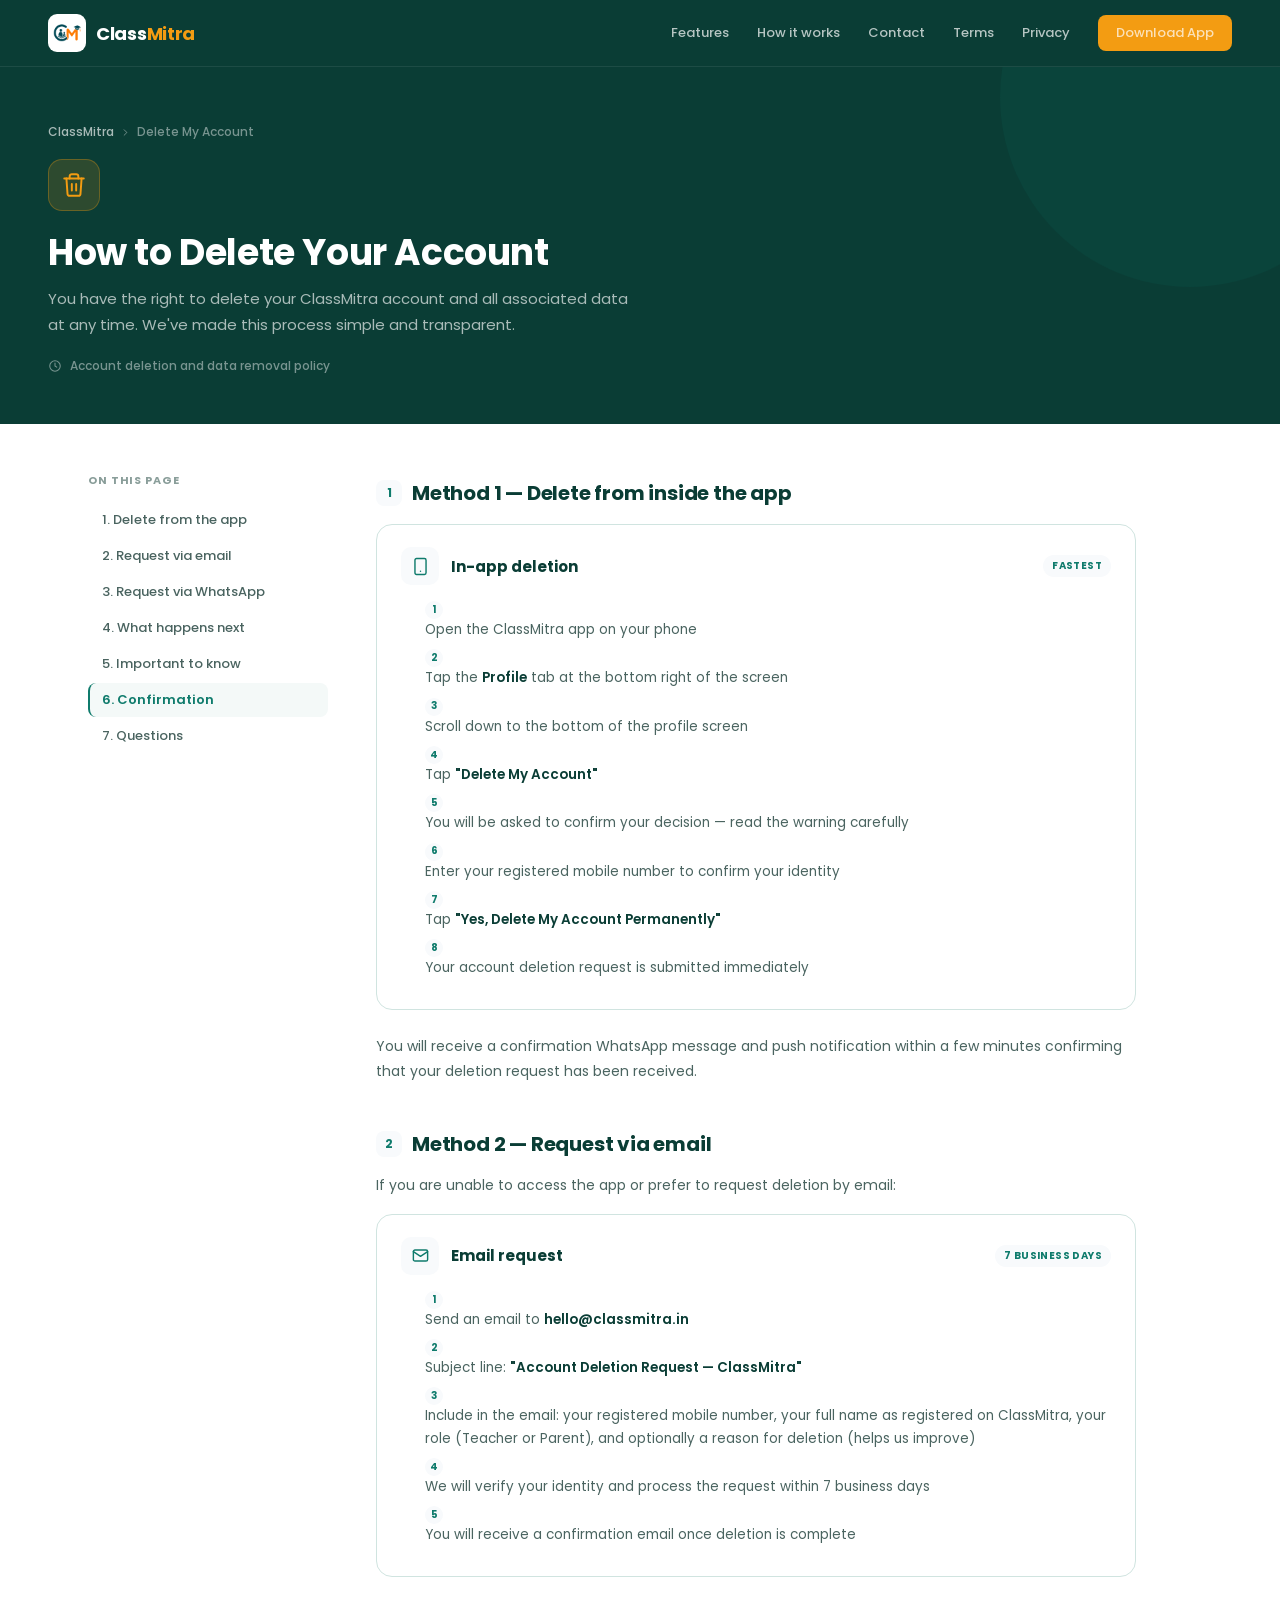
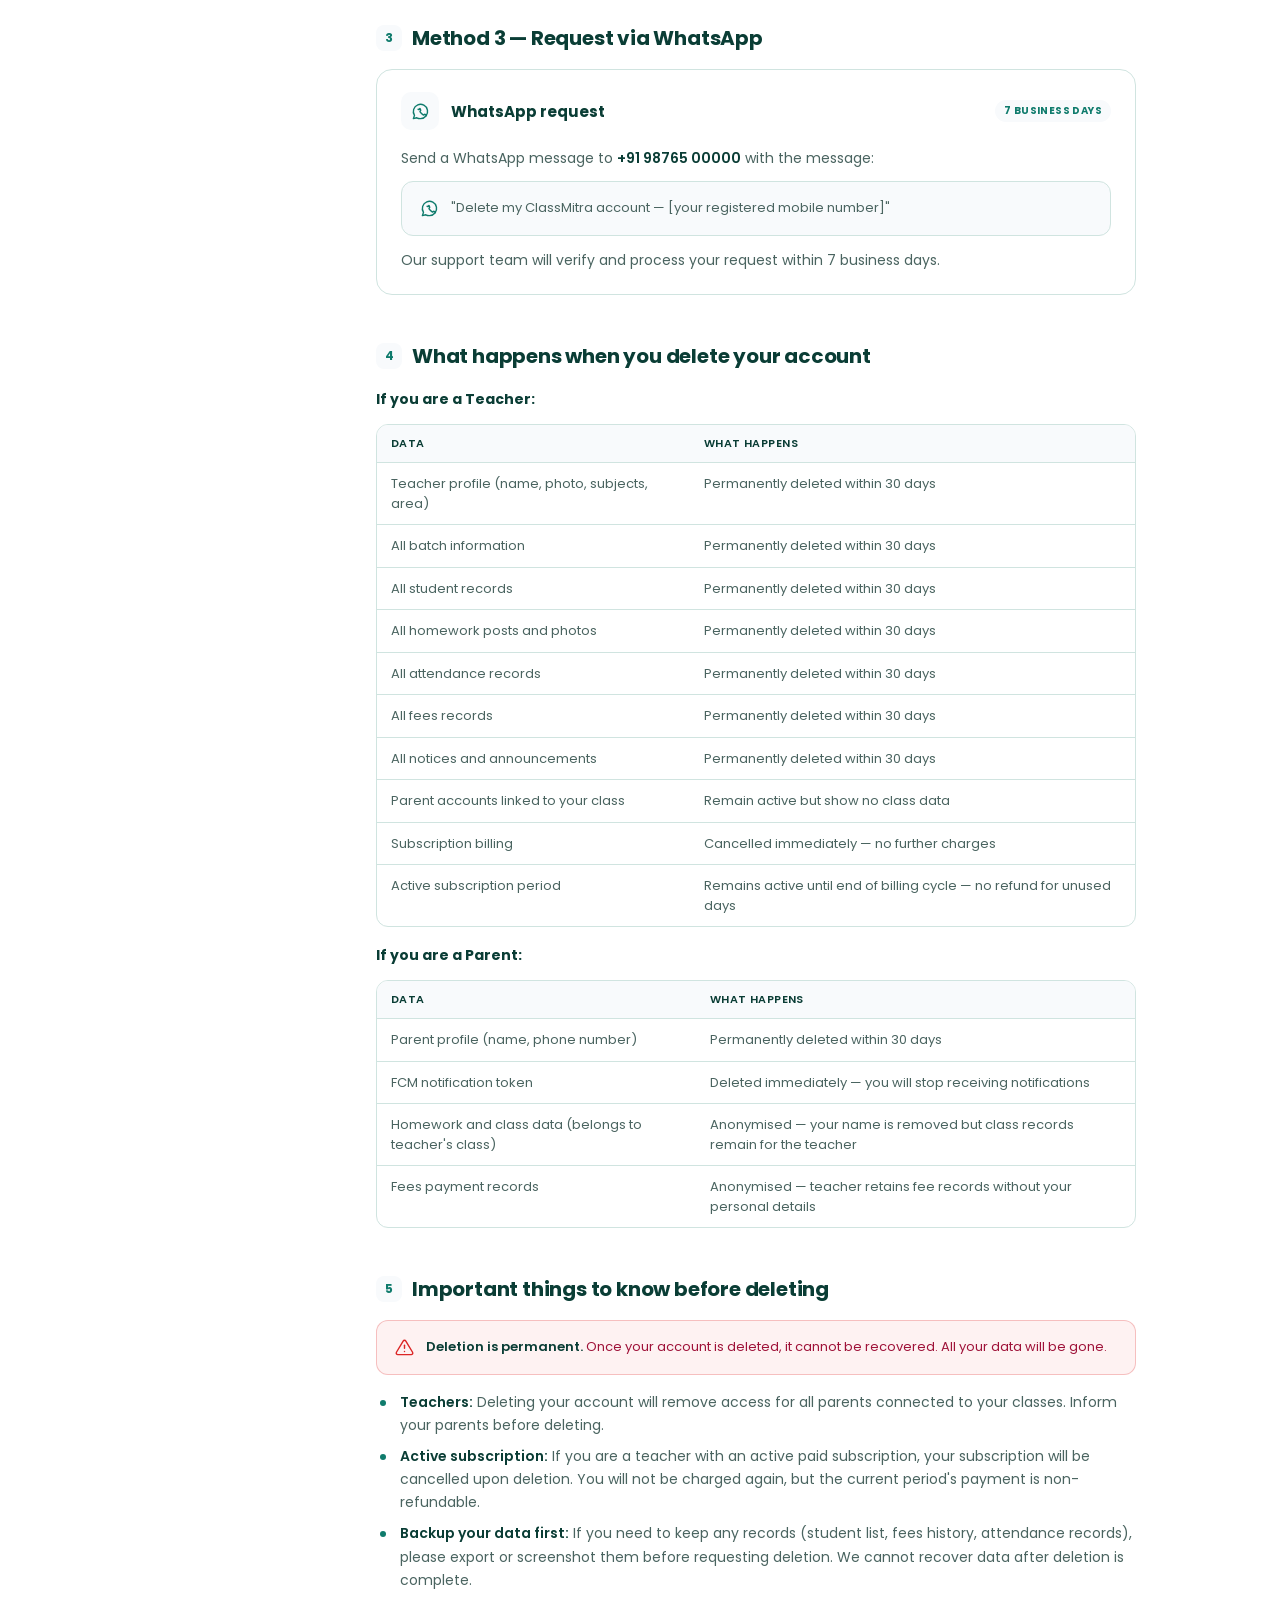
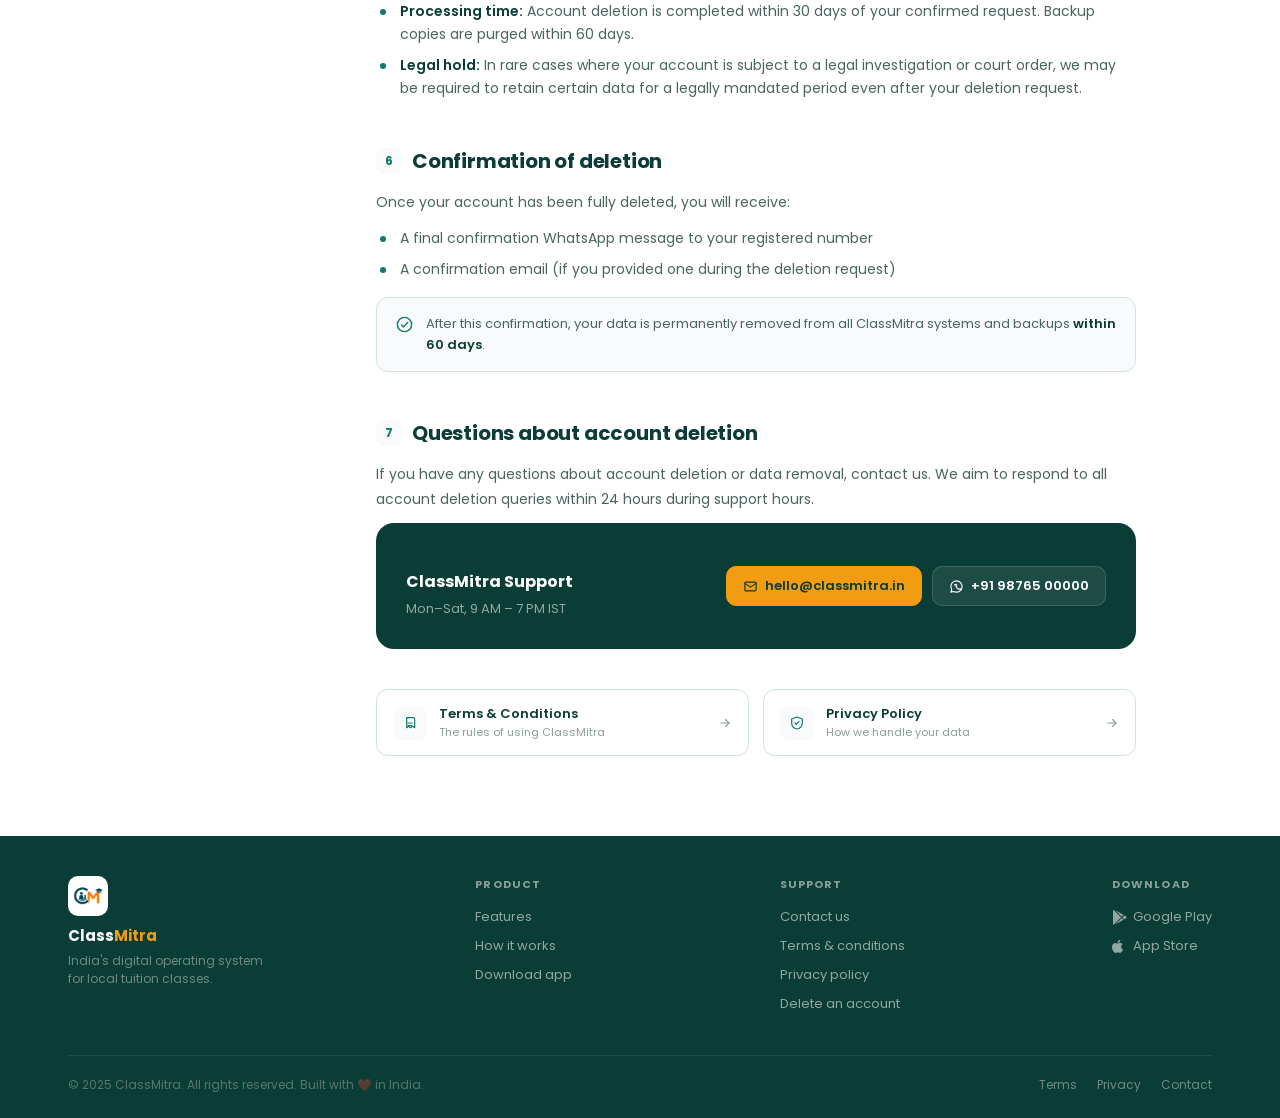
<file: delete-account.html>
<!DOCTYPE html>
<html lang="en">

<head>
    <meta charset="UTF-8">
    <meta name="viewport" content="width=device-width, initial-scale=1.0">
    <title>Delete My Account — ClassMitra</title>
    <meta name="description"
        content="How to delete your ClassMitra account and remove your data — three simple methods.">
    <link rel="icon" type="image/png" href="favicon.png">
    <link rel="icon" type="image/png" sizes="32x32" href="favicon-32.png">
    <link rel="icon" type="image/png" sizes="16x16" href="favicon-16.png">
    <link rel="icon" type="image/png" sizes="192x192" href="favicon-192.png">
    <link rel="apple-touch-icon" sizes="180x180" href="favicon-180.png">
    <link rel="shortcut icon" href="favicon.ico">
    <link rel="preconnect" href="https://fonts.googleapis.com">
    <link rel="stylesheet" href="https://cdnjs.cloudflare.com/ajax/libs/font-awesome/6.7.2/css/all.min.css">
    <link rel="preconnect" href="https://fonts.gstatic.com" crossorigin>
    <link href="https://fonts.googleapis.com/css2?family=Poppins:wght@400;500;600;700;800&display=swap"
        rel="stylesheet">
    <link rel="stylesheet" href="legal-shared.css">
</head>

<body>
    <!-- NAV -->
    <nav class="nav">
        <button class="nav-logo" id="logoHomeTop" aria-label="ClassMitra home">
            <div class="nav-logo-mark"><img src="CMLogo.png" alt="ClassMitra logo"></div>
            <span class="nav-logo-text">Class<span class="logo-highlight">Mitra</span></span>
        </button>
        <button class="nav-toggle" id="navToggle" aria-label="Toggle menu" aria-expanded="false">
            <svg class="icon" viewBox="0 0 24 24" fill="none" stroke="currentColor" stroke-width="1.8"
                stroke-linecap="round" stroke-linejoin="round" aria-hidden="true">
                <path d="M4 6h16" />
                <path d="M4 12h16" />
                <path d="M4 18h16" />
            </svg>
        </button>
        <div class="nav-links" id="navLinks">
            <a href="index.html#features">Features</a>
            <a href="index.html#how">How it works</a>
            <a href="index.html#contact">Contact</a>
            <a href="terms.html">Terms</a>
            <a href="privacy.html">Privacy</a>
            <a href="#" class="nav-cta">Download App</a>
        </div>
    </nav>

    <!-- PAGE HERO -->
    <section class="legal-hero">
        <div class="legal-hero-bg" style="width:380px;height:380px;right:-100px;top:-160px"></div>
        <div class="legal-hero-inner">
            <div class="legal-breadcrumb">
                <a href="index.html">ClassMitra</a>
                <svg class="icon" style="width:11px;height:11px" viewBox="0 0 24 24" fill="none" stroke="currentColor"
                    stroke-width="2" stroke-linecap="round" stroke-linejoin="round">
                    <path d="M9 6l6 6-6 6" />
                </svg>
                <span>Delete My Account</span>
            </div>
            <div class="legal-hero-icon">
                <svg class="icon" viewBox="0 0 24 24" fill="none" stroke="currentColor" stroke-width="1.8"
                    stroke-linecap="round" stroke-linejoin="round">
                    <path d="M3 6h18" />
                    <path d="M8 6V4a2 2 0 0 1 2-2h4a2 2 0 0 1 2 2v2" />
                    <path d="M19 6l-1 14a2 2 0 0 1-2 2H8a2 2 0 0 1-2-2L5 6" />
                    <path d="M10 11v6" />
                    <path d="M14 11v6" />
                </svg>
            </div>
            <h1>How to Delete Your Account</h1>
            <p>You have the right to delete your ClassMitra account and all associated data at any time. We've made this
                process simple and transparent.</p>
            <div class="legal-hero-meta">
                <svg class="icon" viewBox="0 0 24 24" fill="none" stroke="currentColor" stroke-width="1.8"
                    stroke-linecap="round" stroke-linejoin="round">
                    <circle cx="12" cy="12" r="9" />
                    <path d="M12 7v5l3 2" />
                </svg>
                Account deletion and data removal policy
            </div>
        </div>
    </section>

    <!-- PAGE BODY -->
    <div class="legal-page">
        <!-- TOC -->
        <aside class="legal-toc">
            <div class="legal-toc-title">On this page</div>
            <div class="legal-toc-list">
                <a href="#method-app">1. Delete from the app</a>
                <a href="#method-email">2. Request via email</a>
                <a href="#method-whatsapp">3. Request via WhatsApp</a>
                <a href="#what-happens">4. What happens next</a>
                <a href="#important">5. Important to know</a>
                <a href="#confirmation">6. Confirmation</a>
                <a href="#contact-section">7. Questions</a>
            </div>
        </aside>

        <!-- CONTENT -->
        <main class="legal-content">

            <div class="legal-section" id="method-app">
                <h2><span class="legal-section-num">1</span>Method 1 — Delete from inside the app</h2>
                <div class="legal-method">
                    <div class="legal-method-head">
                        <div class="legal-method-icon"><svg class="icon" viewBox="0 0 24 24" fill="none"
                                stroke="currentColor" stroke-width="1.8" stroke-linecap="round" stroke-linejoin="round">
                                <rect x="5" y="2" width="14" height="20" rx="2" />
                                <path d="M12 18h.01" />
                            </svg></div>
                        <div class="legal-method-title">In-app deletion</div>
                        <div class="legal-method-badge">Fastest</div>
                    </div>
                    <ol>
                        <li>Open the ClassMitra app on your phone</li>
                        <li>Tap the <b>Profile</b> tab at the bottom right of the screen</li>
                        <li>Scroll down to the bottom of the profile screen</li>
                        <li>Tap <b>"Delete My Account"</b></li>
                        <li>You will be asked to confirm your decision — read the warning carefully</li>
                        <li>Enter your registered mobile number to confirm your identity</li>
                        <li>Tap <b>"Yes, Delete My Account Permanently"</b></li>
                        <li>Your account deletion request is submitted immediately</li>
                    </ol>
                </div>
                <p>You will receive a confirmation WhatsApp message and push notification within a few minutes
                    confirming that your deletion request has been received.</p>
            </div>

            <div class="legal-section" id="method-email">
                <h2><span class="legal-section-num">2</span>Method 2 — Request via email</h2>
                <p>If you are unable to access the app or prefer to request deletion by email:</p>
                <div class="legal-method">
                    <div class="legal-method-head">
                        <div class="legal-method-icon"><svg class="icon" viewBox="0 0 24 24" fill="none"
                                stroke="currentColor" stroke-width="1.8" stroke-linecap="round" stroke-linejoin="round">
                                <rect x="3" y="5" width="18" height="14" rx="2" />
                                <path d="M3 7l9 6 9-6" />
                            </svg></div>
                        <div class="legal-method-title">Email request</div>
                        <div class="legal-method-badge">7 business days</div>
                    </div>
                    <ol>
                        <li>Send an email to <b>hello@classmitra.in</b></li>
                        <li>Subject line: <b>"Account Deletion Request — ClassMitra"</b></li>
                        <li>Include in the email: your registered mobile number, your full name as registered on
                            ClassMitra, your role (Teacher or Parent), and optionally a reason for deletion (helps us
                            improve)</li>
                        <li>We will verify your identity and process the request within 7 business days</li>
                        <li>You will receive a confirmation email once deletion is complete</li>
                    </ol>
                </div>
            </div>

            <div class="legal-section" id="method-whatsapp">
                <h2><span class="legal-section-num">3</span>Method 3 — Request via WhatsApp</h2>
                <div class="legal-method">
                    <div class="legal-method-head">
                        <div class="legal-method-icon"><svg class="icon" viewBox="0 0 24 24" fill="none"
                                stroke="currentColor" stroke-width="1.8" stroke-linecap="round" stroke-linejoin="round">
                                <path
                                    d="M9 9a.5.5 0 0 0 .5.5h.5a.5.5 0 0 0 .5-.5V9c0-.3.2-.6.5-.7.3 0 .6.2.7.5l.5 1.5c.1.3 0 .6-.2.8l-.5.5c-.2.2-.2.5 0 .8 1 1.5 2.4 2.9 3.9 3.9.3.2.6.2.8 0l.5-.5c.2-.2.5-.3.8-.2l1.5.5c.3.1.5.4.5.7 0 .3-.3.5-.6.5" />
                                <path d="M12 21a9 9 0 1 0-7.6-4.1L3 21l4.3-1.1A9 9 0 0 0 12 21z" />
                            </svg></div>
                        <div class="legal-method-title">WhatsApp request</div>
                        <div class="legal-method-badge">7 business days</div>
                    </div>
                    <p style="margin-bottom:10px">Send a WhatsApp message to <b>+91 98765 00000</b> with the message:
                    </p>
                    <div class="legal-callout info" style="margin:0 0 12px">
                        <svg class="icon" viewBox="0 0 24 24" fill="none" stroke="currentColor" stroke-width="1.8"
                            stroke-linecap="round" stroke-linejoin="round">
                            <path
                                d="M9 9a.5.5 0 0 0 .5.5h.5a.5.5 0 0 0 .5-.5V9c0-.3.2-.6.5-.7.3 0 .6.2.7.5l.5 1.5c.1.3 0 .6-.2.8l-.5.5c-.2.2-.2.5 0 .8 1 1.5 2.4 2.9 3.9 3.9.3.2.6.2.8 0l.5-.5c.2-.2.5-.3.8-.2l1.5.5c.3.1.5.4.5.7 0 .3-.3.5-.6.5" />
                            <path d="M12 21a9 9 0 1 0-7.6-4.1L3 21l4.3-1.1A9 9 0 0 0 12 21z" />
                        </svg>
                        <div class="legal-callout-text">"Delete my ClassMitra account — [your registered mobile number]"
                        </div>
                    </div>
                    <p style="margin:0">Our support team will verify and process your request within 7 business days.
                    </p>
                </div>
            </div>

            <div class="legal-section" id="what-happens">
                <h2><span class="legal-section-num">4</span>What happens when you delete your account</h2>
                <h3>If you are a Teacher:</h3>
                <div class="legal-table-wrap">
                    <table class="legal-table">
                        <tr>
                            <th>Data</th>
                            <th>What happens</th>
                        </tr>
                        <tr>
                            <td>Teacher profile (name, photo, subjects, area)</td>
                            <td>Permanently deleted within 30 days</td>
                        </tr>
                        <tr>
                            <td>All batch information</td>
                            <td>Permanently deleted within 30 days</td>
                        </tr>
                        <tr>
                            <td>All student records</td>
                            <td>Permanently deleted within 30 days</td>
                        </tr>
                        <tr>
                            <td>All homework posts and photos</td>
                            <td>Permanently deleted within 30 days</td>
                        </tr>
                        <tr>
                            <td>All attendance records</td>
                            <td>Permanently deleted within 30 days</td>
                        </tr>
                        <tr>
                            <td>All fees records</td>
                            <td>Permanently deleted within 30 days</td>
                        </tr>
                        <tr>
                            <td>All notices and announcements</td>
                            <td>Permanently deleted within 30 days</td>
                        </tr>
                        <tr>
                            <td>Parent accounts linked to your class</td>
                            <td>Remain active but show no class data</td>
                        </tr>
                        <tr>
                            <td>Subscription billing</td>
                            <td>Cancelled immediately — no further charges</td>
                        </tr>
                        <tr>
                            <td>Active subscription period</td>
                            <td>Remains active until end of billing cycle — no refund for unused days</td>
                        </tr>
                    </table>
                </div>
                <h3>If you are a Parent:</h3>
                <div class="legal-table-wrap">
                    <table class="legal-table">
                        <tr>
                            <th>Data</th>
                            <th>What happens</th>
                        </tr>
                        <tr>
                            <td>Parent profile (name, phone number)</td>
                            <td>Permanently deleted within 30 days</td>
                        </tr>
                        <tr>
                            <td>FCM notification token</td>
                            <td>Deleted immediately — you will stop receiving notifications</td>
                        </tr>
                        <tr>
                            <td>Homework and class data (belongs to teacher's class)</td>
                            <td>Anonymised — your name is removed but class records remain for the teacher</td>
                        </tr>
                        <tr>
                            <td>Fees payment records</td>
                            <td>Anonymised — teacher retains fee records without your personal details</td>
                        </tr>
                    </table>
                </div>
            </div>

            <div class="legal-section" id="important">
                <h2><span class="legal-section-num">5</span>Important things to know before deleting</h2>
                <div class="legal-callout danger">
                    <svg class="icon" viewBox="0 0 24 24" fill="none" stroke="currentColor" stroke-width="1.8"
                        stroke-linecap="round" stroke-linejoin="round">
                        <path d="M12 9v4" />
                        <path d="M12 17h.01" />
                        <path
                            d="M10.3 3.86L1.82 18a2 2 0 0 0 1.71 3h16.94a2 2 0 0 0 1.71-3L13.7 3.86a2 2 0 0 0-3.4 0z" />
                    </svg>
                    <div class="legal-callout-text"><b>Deletion is permanent.</b> Once your account is deleted, it
                        cannot be recovered. All your data will be gone.</div>
                </div>
                <ul>
                    <li><b>Teachers:</b> Deleting your account will remove access for all parents connected to your
                        classes. Inform your parents before deleting.</li>
                    <li><b>Active subscription:</b> If you are a teacher with an active paid subscription, your
                        subscription will be cancelled upon deletion. You will not be charged again, but the current
                        period's payment is non-refundable.</li>
                    <li><b>Backup your data first:</b> If you need to keep any records (student list, fees history,
                        attendance records), please export or screenshot them before requesting deletion. We cannot
                        recover data after deletion is complete.</li>
                    <li><b>Processing time:</b> Account deletion is completed within 30 days of your confirmed request.
                        Backup copies are purged within 60 days.</li>
                    <li><b>Legal hold:</b> In rare cases where your account is subject to a legal investigation or court
                        order, we may be required to retain certain data for a legally mandated period even after your
                        deletion request.</li>
                </ul>
            </div>

            <div class="legal-section" id="confirmation">
                <h2><span class="legal-section-num">6</span>Confirmation of deletion</h2>
                <p>Once your account has been fully deleted, you will receive:</p>
                <ul>
                    <li>A final confirmation WhatsApp message to your registered number</li>
                    <li>A confirmation email (if you provided one during the deletion request)</li>
                </ul>
                <div class="legal-callout info">
                    <svg class="icon" viewBox="0 0 24 24" fill="none" stroke="currentColor" stroke-width="1.8"
                        stroke-linecap="round" stroke-linejoin="round">
                        <circle cx="12" cy="12" r="9" />
                        <path d="M8.5 12.5l2.5 2.5 5-5.5" />
                    </svg>
                    <div class="legal-callout-text">After this confirmation, your data is permanently removed from all
                        ClassMitra systems and backups <b>within 60 days</b>.</div>
                </div>
            </div>

            <div class="legal-section" id="contact-section">
                <h2><span class="legal-section-num">7</span>Questions about account deletion</h2>
                <p>If you have any questions about account deletion or data removal, contact us. We aim to respond to
                    all account deletion queries within 24 hours during support hours.</p>
                <div class="legal-contact-card">
                    <div class="legal-contact-card-text">
                        <h3>ClassMitra Support</h3>
                        <p>Mon–Sat, 9 AM – 7 PM IST</p>
                    </div>
                    <div class="legal-contact-card-actions">
                        <a href="mailto:hello@classmitra.in" class="legal-contact-btn primary">
                            <svg class="icon" viewBox="0 0 24 24" fill="none" stroke="currentColor" stroke-width="1.8"
                                stroke-linecap="round" stroke-linejoin="round">
                                <rect x="3" y="5" width="18" height="14" rx="2" />
                                <path d="M3 7l9 6 9-6" />
                            </svg>
                            hello@classmitra.in
                        </a>
                        <a href="https://wa.me/919876500000" class="legal-contact-btn">
                            <svg class="icon" viewBox="0 0 24 24" fill="none" stroke="currentColor" stroke-width="1.8"
                                stroke-linecap="round" stroke-linejoin="round">
                                <path
                                    d="M9 9a.5.5 0 0 0 .5.5h.5a.5.5 0 0 0 .5-.5V9c0-.3.2-.6.5-.7.3 0 .6.2.7.5l.5 1.5c.1.3 0 .6-.2.8l-.5.5c-.2.2-.2.5 0 .8 1 1.5 2.4 2.9 3.9 3.9.3.2.6.2.8 0l.5-.5c.2-.2.5-.3.8-.2l1.5.5c.3.1.5.4.5.7 0 .3-.3.5-.6.5" />
                                <path d="M12 21a9 9 0 1 0-7.6-4.1L3 21l4.3-1.1A9 9 0 0 0 12 21z" />
                            </svg>
                            +91 98765 00000
                        </a>
                    </div>
                </div>
            </div>

            <!-- CROSS LINKS -->
            <div class="legal-crosslinks">
                <a class="legal-crosslink" href="terms.html">
                    <div class="legal-crosslink-icon"><svg class="icon" viewBox="0 0 24 24" fill="none"
                            stroke="currentColor" stroke-width="1.8" stroke-linecap="round" stroke-linejoin="round">
                            <path d="M9 12h6" />
                            <path d="M9 16h6" />
                            <path d="M7 4h10a2 2 0 0 1 2 2v13l-3-2-3 2-3-2-3 2V6a2 2 0 0 1 2-2z" />
                        </svg></div>
                    <div>
                        <div class="legal-crosslink-label">Terms & Conditions</div>
                        <div class="legal-crosslink-sub">The rules of using ClassMitra</div>
                    </div>
                    <svg class="icon legal-crosslink-arrow" viewBox="0 0 24 24" fill="none" stroke="currentColor"
                        stroke-width="2" stroke-linecap="round" stroke-linejoin="round">
                        <path d="M5 12h14" />
                        <path d="M13 6l6 6-6 6" />
                    </svg>
                </a>
                <a class="legal-crosslink" href="privacy.html">
                    <div class="legal-crosslink-icon"><svg class="icon" viewBox="0 0 24 24" fill="none"
                            stroke="currentColor" stroke-width="1.8" stroke-linecap="round" stroke-linejoin="round">
                            <path d="M12 3l8 3v6c0 5-3.5 8-8 9-4.5-1-8-4-8-9V6z" />
                            <path d="M9 12l2 2 4-4.5" />
                        </svg></div>
                    <div>
                        <div class="legal-crosslink-label">Privacy Policy</div>
                        <div class="legal-crosslink-sub">How we handle your data</div>
                    </div>
                    <svg class="icon legal-crosslink-arrow" viewBox="0 0 24 24" fill="none" stroke="currentColor"
                        stroke-width="2" stroke-linecap="round" stroke-linejoin="round">
                        <path d="M5 12h14" />
                        <path d="M13 6l6 6-6 6" />
                    </svg>
                </a>
            </div>

        </main>
    </div>

    <!-- FOOTER -->
    <footer class="footer">
        <div class="footer-top">
            <div>
                <button class="footer-brand-btn" id="logoHomeBottom" aria-label="ClassMitra home">
                    <div class="footer-logo-mark"><img src="CMLogo.png" alt="ClassMitra logo"></div>
                    <div style="font-size:15px;font-weight:700;color:#fff;margin-bottom:5px">Class<span
                            style="color:var(--cm-amber)">Mitra</span></div>
                </button>
                <div class="footer-tagline">India's digital operating system for local tuition classes.</div>
            </div>
            <div>
                <div class="footer-links-title">Product</div>
                <a class="footer-link" href="index.html#features">Features</a>
                <a class="footer-link" href="index.html#how">How it works</a>
                <a class="footer-link" href="index.html#download">Download app</a>
            </div>
            <div>
                <div class="footer-links-title">Support</div>
                <a class="footer-link" href="index.html#contact">Contact us</a>
                <a class="footer-link" href="terms.html">Terms & conditions</a>
                <a class="footer-link" href="privacy.html">Privacy policy</a>
                <a class="footer-link" href="delete-account.html">Delete an account</a>
            </div>
            <div>
                <div class="footer-links-title">Download</div>
                <a class="footer-link" href="#"><i class="fa-brands fa-google-play"></i>Google Play</a>
                <a class="footer-link" href="#"><i class="fa-brands fa-apple"></i>App Store</a>
            </div>
        </div>
        <div class="footer-bottom">
            <div class="footer-copy">© 2025 ClassMitra. All rights reserved. Built with ❤️ in India.</div>
            <div class="footer-bottom-links">
                <a class="footer-bottom-link" href="terms.html">Terms</a>
                <a class="footer-bottom-link" href="privacy.html">Privacy</a>
                <a class="footer-bottom-link" href="index.html#contact">Contact</a>
            </div>
        </div>
    </footer>

    <script src="legal-shared.js"></script>
</body>

</html>
</file>
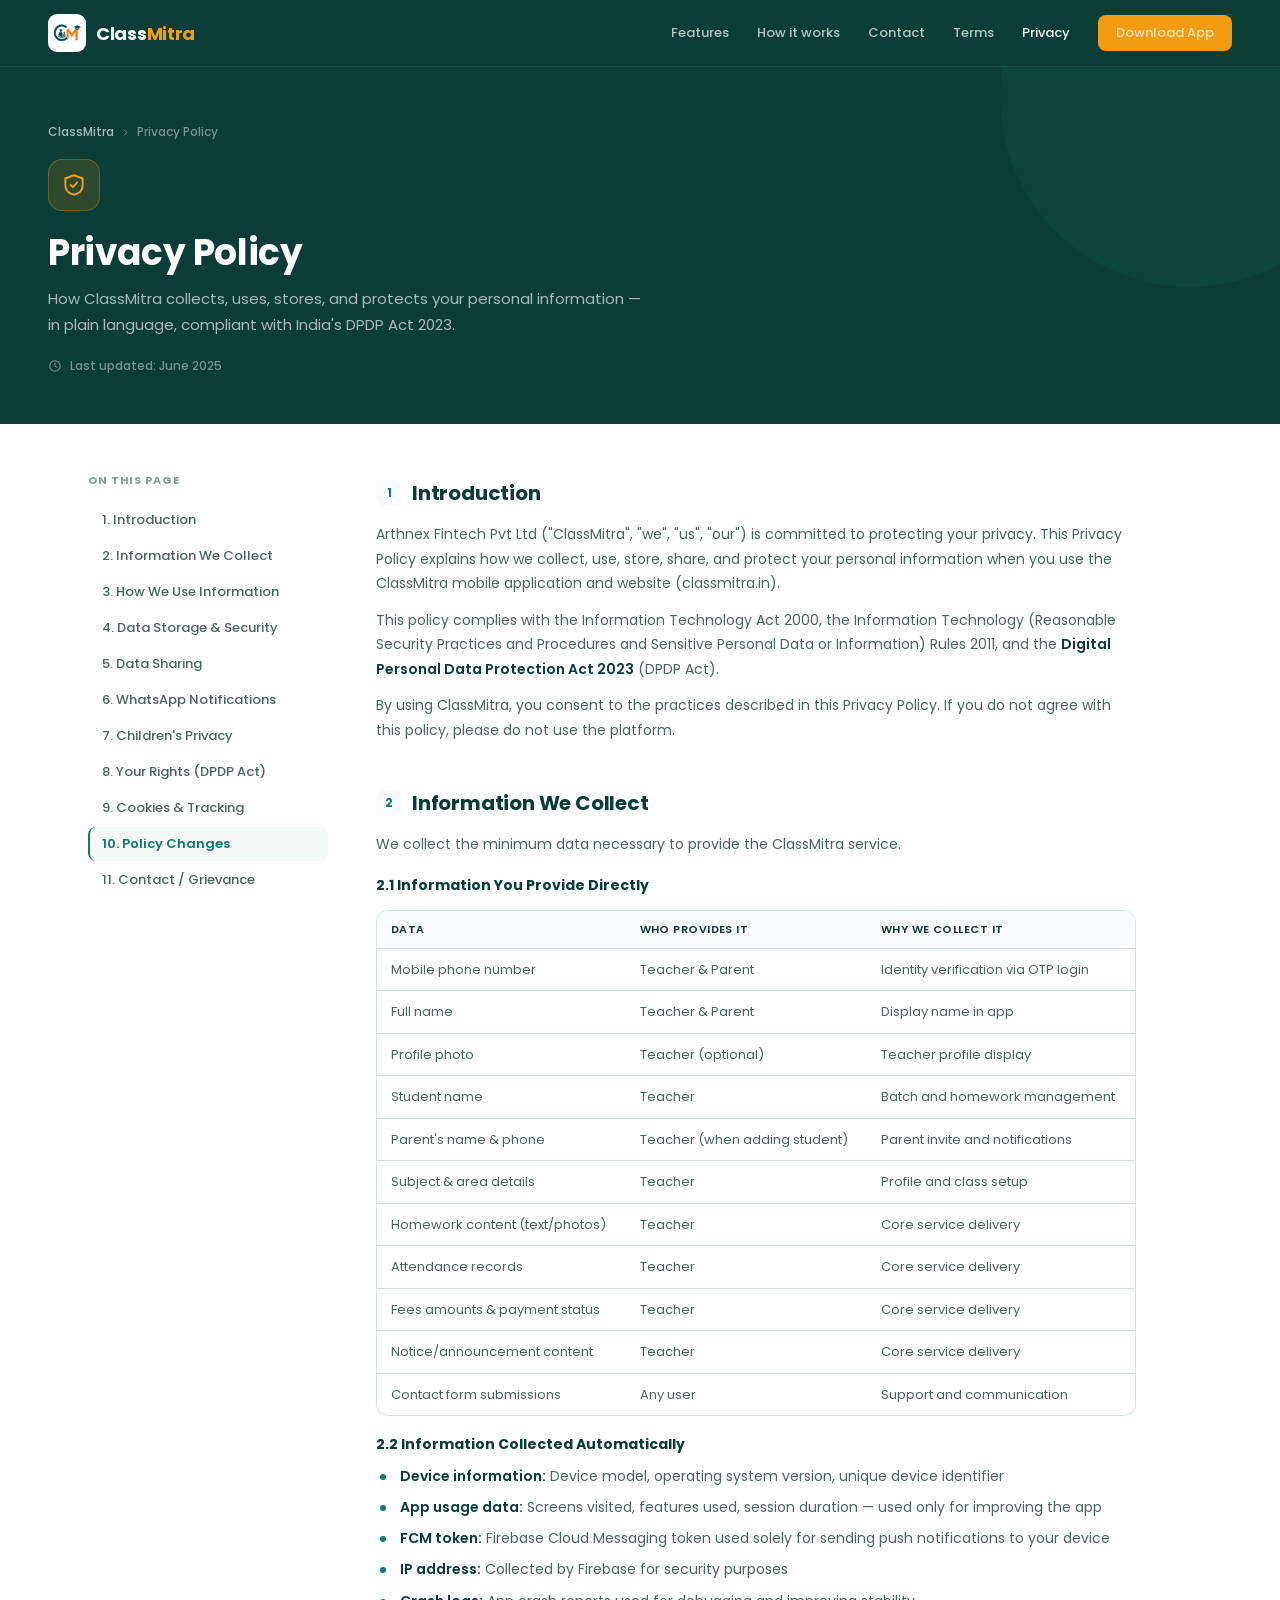
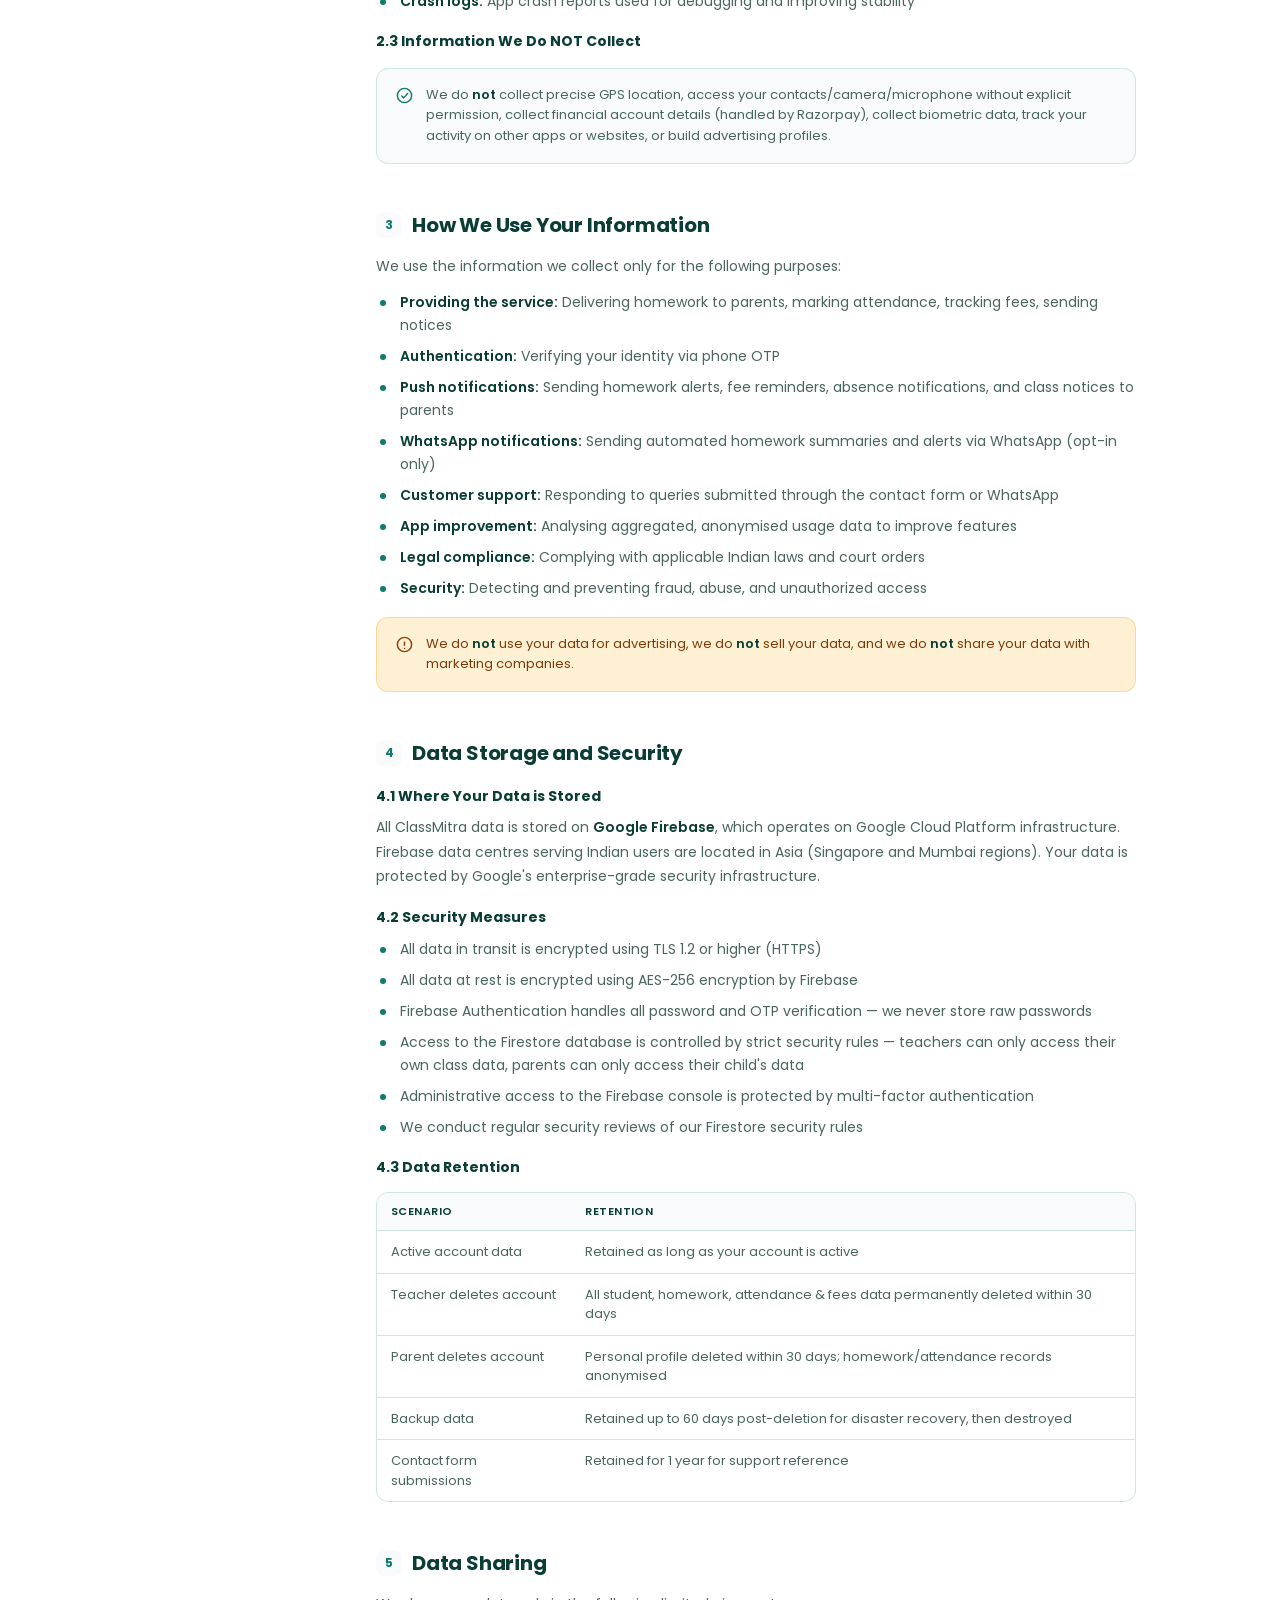
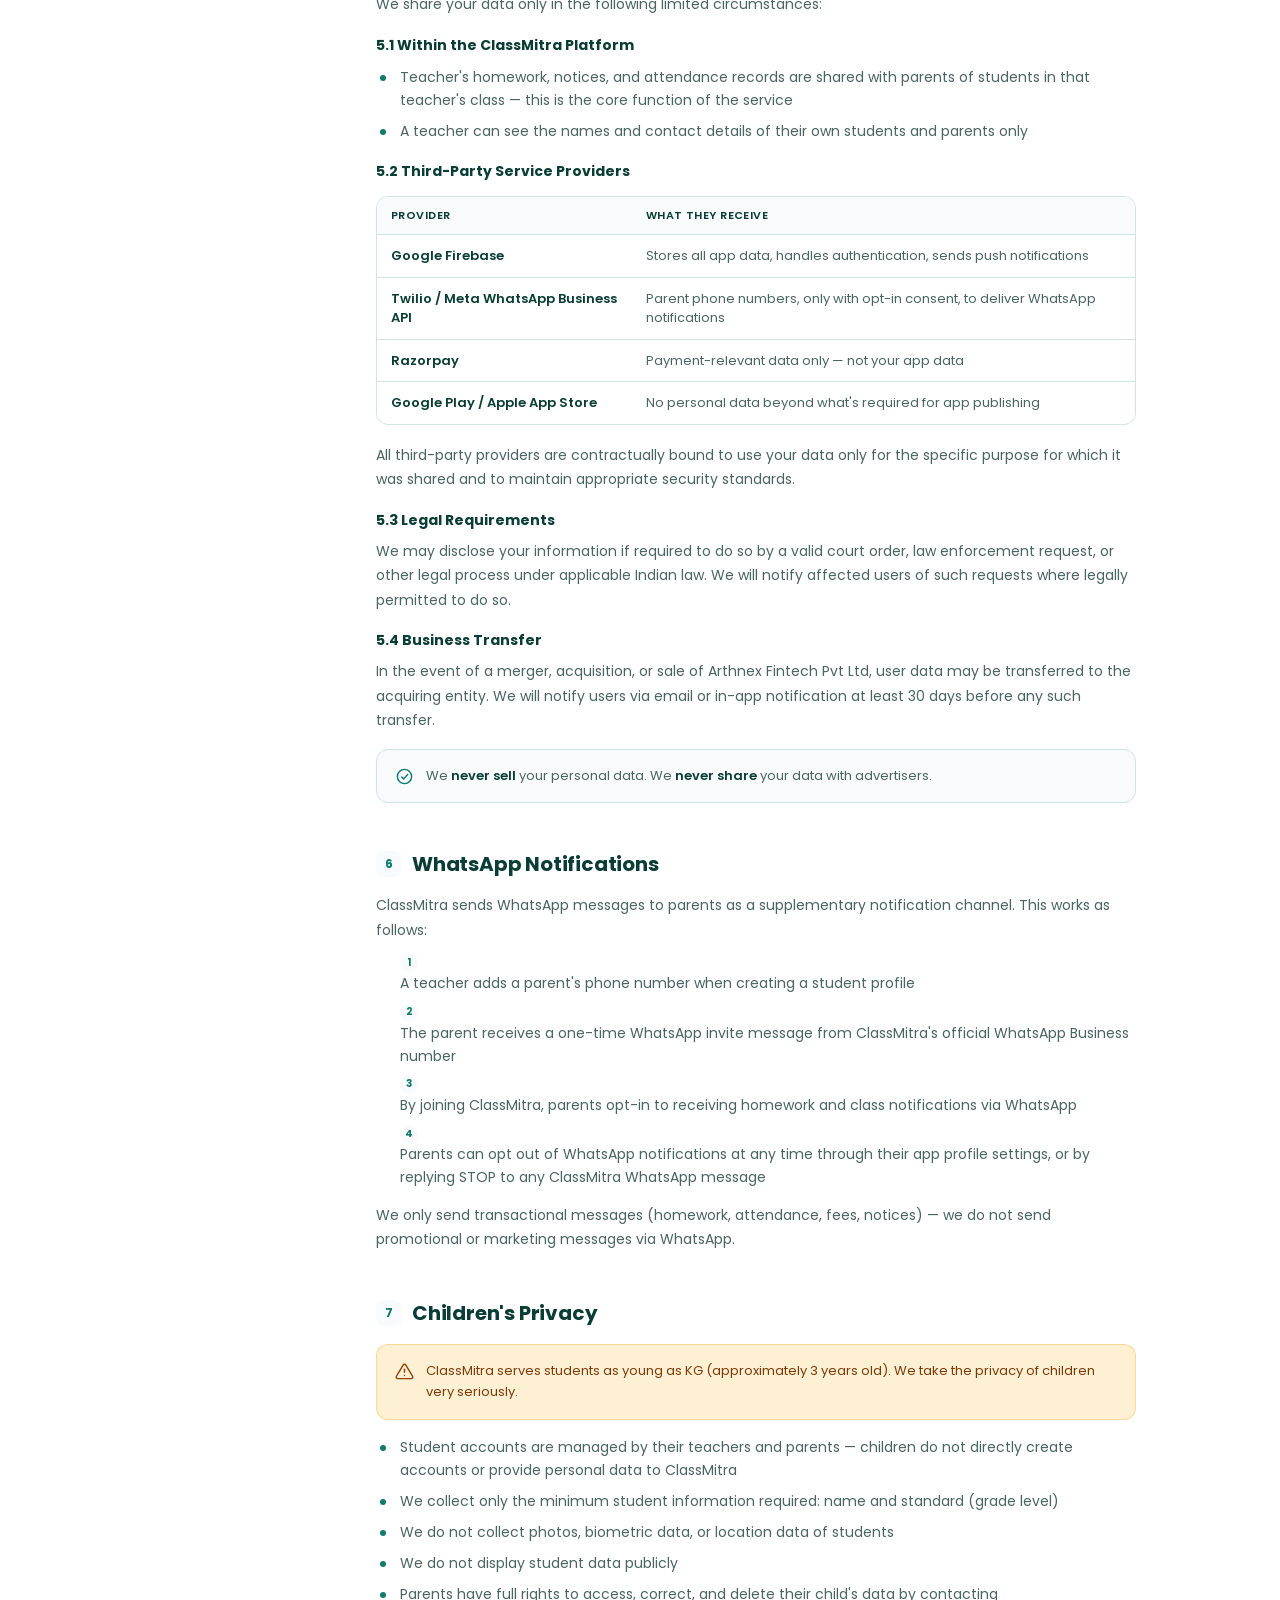
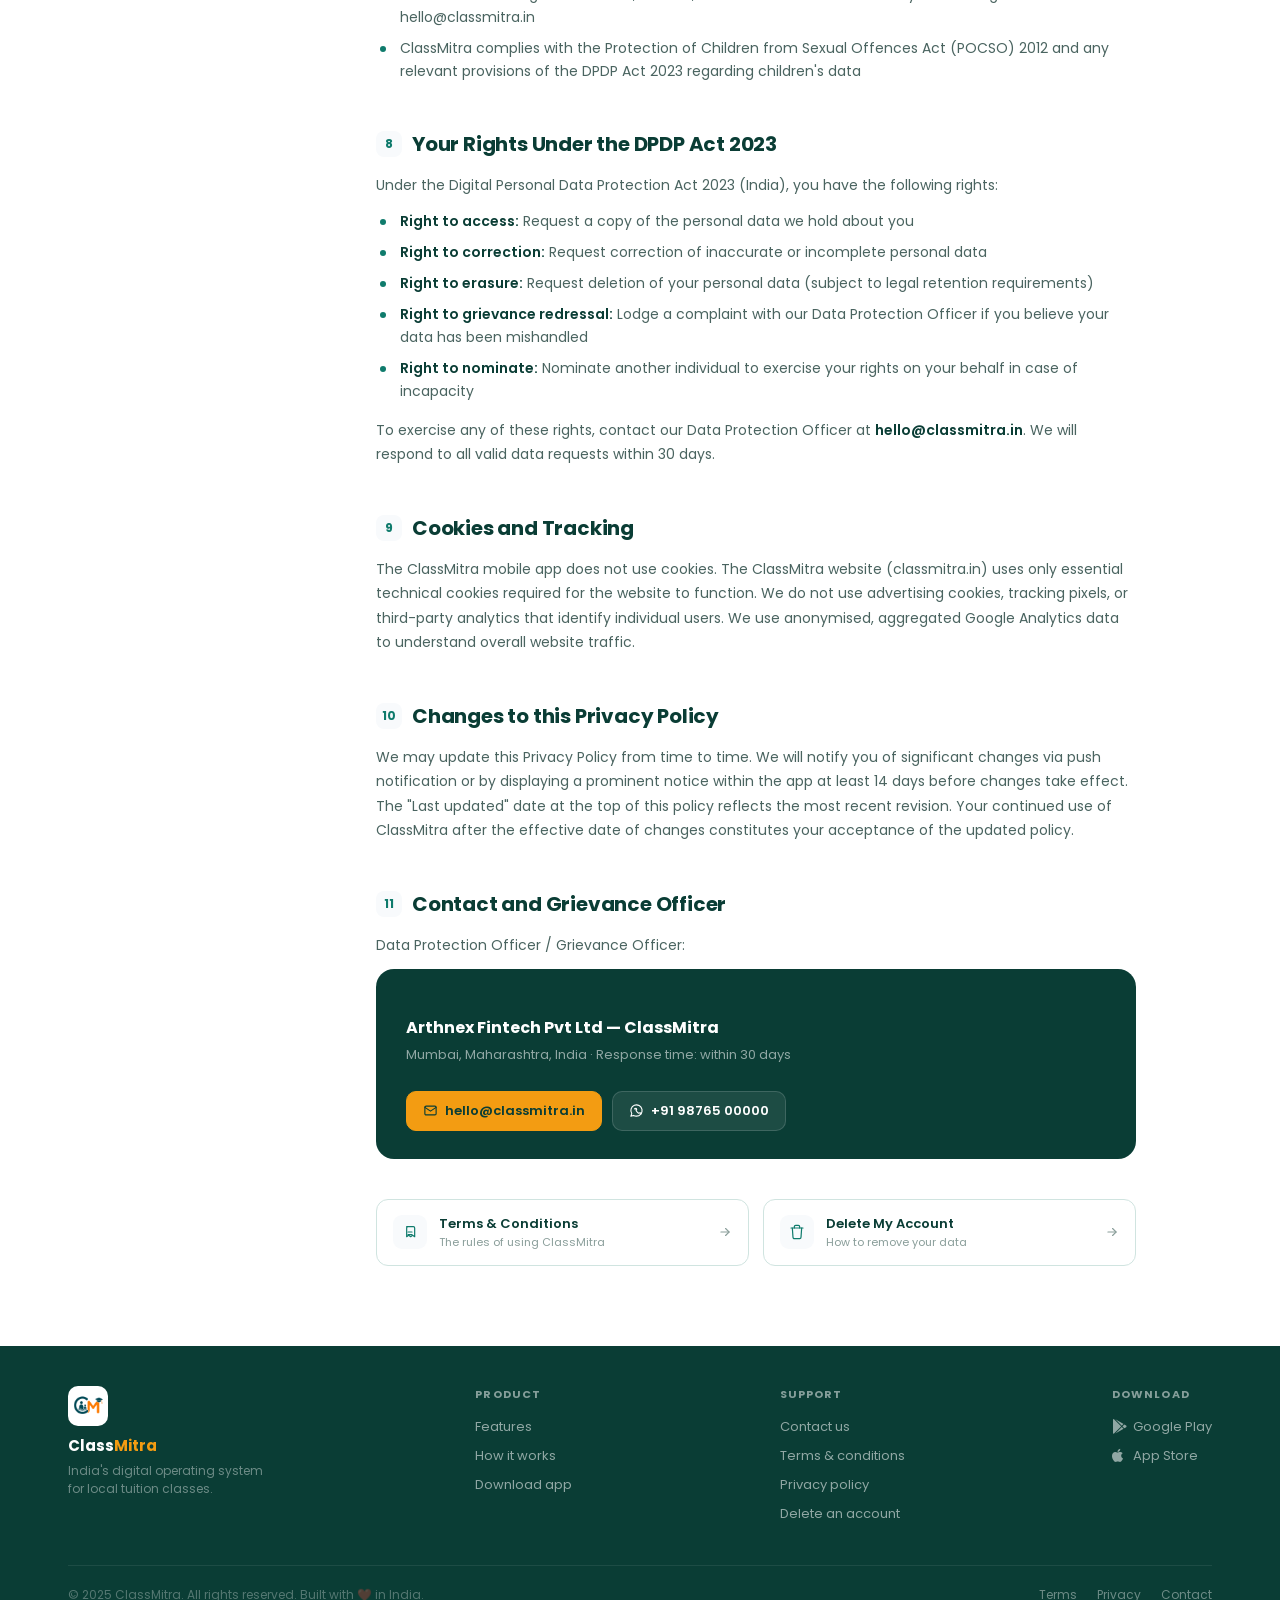
<file: privacy.html>
<!DOCTYPE html>
<html lang="en">

<head>
    <meta charset="UTF-8">
    <meta name="viewport" content="width=device-width, initial-scale=1.0">
    <title>Privacy Policy — ClassMitra</title>
    <meta name="description"
        content="ClassMitra Privacy Policy — how we collect, use, and protect your data, in compliance with the DPDP Act 2023.">
    <link rel="icon" type="image/png" href="favicon.png">
    <link rel="icon" type="image/png" sizes="32x32" href="favicon-32.png">
    <link rel="icon" type="image/png" sizes="16x16" href="favicon-16.png">
    <link rel="icon" type="image/png" sizes="192x192" href="favicon-192.png">
    <link rel="apple-touch-icon" sizes="180x180" href="favicon-180.png">
    <link rel="shortcut icon" href="favicon.ico">
    <link rel="preconnect" href="https://fonts.googleapis.com">
    <link rel="stylesheet" href="https://cdnjs.cloudflare.com/ajax/libs/font-awesome/6.7.2/css/all.min.css">
    <link rel="preconnect" href="https://fonts.gstatic.com" crossorigin>
    <link href="https://fonts.googleapis.com/css2?family=Poppins:wght@400;500;600;700;800&display=swap"
        rel="stylesheet">
    <link rel="stylesheet" href="legal-shared.css">
</head>

<body>
    <!-- NAV -->
    <nav class="nav">
        <button class="nav-logo" id="logoHomeTop" aria-label="ClassMitra home">
            <div class="nav-logo-mark"><img src="CMLogo.png" alt="ClassMitra logo"></div>
            <span class="nav-logo-text">Class<span class="logo-highlight">Mitra</span></span>
        </button>
        <button class="nav-toggle" id="navToggle" aria-label="Toggle menu" aria-expanded="false">
            <svg class="icon" viewBox="0 0 24 24" fill="none" stroke="currentColor" stroke-width="1.8"
                stroke-linecap="round" stroke-linejoin="round" aria-hidden="true">
                <path d="M4 6h16" />
                <path d="M4 12h16" />
                <path d="M4 18h16" />
            </svg>
        </button>
        <div class="nav-links" id="navLinks">
            <a href="index.html#features">Features</a>
            <a href="index.html#how">How it works</a>
            <a href="index.html#contact">Contact</a>
            <a href="terms.html">Terms</a>
            <a href="privacy.html" class="current">Privacy</a>
            <a href="#" class="nav-cta">Download App</a>
        </div>
    </nav>

    <!-- PAGE HERO -->
    <section class="legal-hero">
        <div class="legal-hero-bg" style="width:380px;height:380px;right:-100px;top:-160px"></div>
        <div class="legal-hero-inner">
            <div class="legal-breadcrumb">
                <a href="index.html">ClassMitra</a>
                <svg class="icon" style="width:11px;height:11px" viewBox="0 0 24 24" fill="none" stroke="currentColor"
                    stroke-width="2" stroke-linecap="round" stroke-linejoin="round">
                    <path d="M9 6l6 6-6 6" />
                </svg>
                <span>Privacy Policy</span>
            </div>
            <div class="legal-hero-icon">
                <svg class="icon" viewBox="0 0 24 24" fill="none" stroke="currentColor" stroke-width="1.8"
                    stroke-linecap="round" stroke-linejoin="round">
                    <path d="M12 3l8 3v6c0 5-3.5 8-8 9-4.5-1-8-4-8-9V6z" />
                    <path d="M9 12l2 2 4-4.5" />
                </svg>
            </div>
            <h1>Privacy Policy</h1>
            <p>How ClassMitra collects, uses, stores, and protects your personal information — in plain language,
                compliant with India's DPDP Act 2023.</p>
            <div class="legal-hero-meta">
                <svg class="icon" viewBox="0 0 24 24" fill="none" stroke="currentColor" stroke-width="1.8"
                    stroke-linecap="round" stroke-linejoin="round">
                    <circle cx="12" cy="12" r="9" />
                    <path d="M12 7v5l3 2" />
                </svg>
                Last updated: June 2025
            </div>
        </div>
    </section>

    <!-- PAGE BODY -->
    <div class="legal-page">
        <!-- TOC -->
        <aside class="legal-toc">
            <div class="legal-toc-title">On this page</div>
            <div class="legal-toc-list">
                <a href="#introduction">1. Introduction</a>
                <a href="#collect">2. Information We Collect</a>
                <a href="#use">3. How We Use Information</a>
                <a href="#storage">4. Data Storage & Security</a>
                <a href="#sharing">5. Data Sharing</a>
                <a href="#whatsapp">6. WhatsApp Notifications</a>
                <a href="#children">7. Children's Privacy</a>
                <a href="#rights">8. Your Rights (DPDP Act)</a>
                <a href="#cookies">9. Cookies & Tracking</a>
                <a href="#changes">10. Policy Changes</a>
                <a href="#contact-section">11. Contact / Grievance</a>
            </div>
        </aside>

        <!-- CONTENT -->
        <main class="legal-content">

            <div class="legal-section" id="introduction">
                <h2><span class="legal-section-num">1</span>Introduction</h2>
                <p>Arthnex Fintech Pvt Ltd ("ClassMitra", "we", "us", "our") is committed to protecting your privacy.
                    This Privacy Policy explains how we collect, use, store, share, and protect your personal
                    information when you use the ClassMitra mobile application and website (classmitra.in).</p>
                <p>This policy complies with the Information Technology Act 2000, the Information Technology (Reasonable
                    Security Practices and Procedures and Sensitive Personal Data or Information) Rules 2011, and the
                    <b>Digital Personal Data Protection Act 2023</b> (DPDP Act).</p>
                <p>By using ClassMitra, you consent to the practices described in this Privacy Policy. If you do not
                    agree with this policy, please do not use the platform.</p>
            </div>

            <div class="legal-section" id="collect">
                <h2><span class="legal-section-num">2</span>Information We Collect</h2>
                <p>We collect the minimum data necessary to provide the ClassMitra service.</p>
                <h3>2.1 Information You Provide Directly</h3>
                <div class="legal-table-wrap">
                    <table class="legal-table">
                        <tr>
                            <th>Data</th>
                            <th>Who provides it</th>
                            <th>Why we collect it</th>
                        </tr>
                        <tr>
                            <td>Mobile phone number</td>
                            <td>Teacher & Parent</td>
                            <td>Identity verification via OTP login</td>
                        </tr>
                        <tr>
                            <td>Full name</td>
                            <td>Teacher & Parent</td>
                            <td>Display name in app</td>
                        </tr>
                        <tr>
                            <td>Profile photo</td>
                            <td>Teacher (optional)</td>
                            <td>Teacher profile display</td>
                        </tr>
                        <tr>
                            <td>Student name</td>
                            <td>Teacher</td>
                            <td>Batch and homework management</td>
                        </tr>
                        <tr>
                            <td>Parent's name & phone</td>
                            <td>Teacher (when adding student)</td>
                            <td>Parent invite and notifications</td>
                        </tr>
                        <tr>
                            <td>Subject & area details</td>
                            <td>Teacher</td>
                            <td>Profile and class setup</td>
                        </tr>
                        <tr>
                            <td>Homework content (text/photos)</td>
                            <td>Teacher</td>
                            <td>Core service delivery</td>
                        </tr>
                        <tr>
                            <td>Attendance records</td>
                            <td>Teacher</td>
                            <td>Core service delivery</td>
                        </tr>
                        <tr>
                            <td>Fees amounts & payment status</td>
                            <td>Teacher</td>
                            <td>Core service delivery</td>
                        </tr>
                        <tr>
                            <td>Notice/announcement content</td>
                            <td>Teacher</td>
                            <td>Core service delivery</td>
                        </tr>
                        <tr>
                            <td>Contact form submissions</td>
                            <td>Any user</td>
                            <td>Support and communication</td>
                        </tr>
                    </table>
                </div>
                <h3>2.2 Information Collected Automatically</h3>
                <ul>
                    <li><b>Device information:</b> Device model, operating system version, unique device identifier</li>
                    <li><b>App usage data:</b> Screens visited, features used, session duration — used only for
                        improving the app</li>
                    <li><b>FCM token:</b> Firebase Cloud Messaging token used solely for sending push notifications to
                        your device</li>
                    <li><b>IP address:</b> Collected by Firebase for security purposes</li>
                    <li><b>Crash logs:</b> App crash reports used for debugging and improving stability</li>
                </ul>
                <h3>2.3 Information We Do NOT Collect</h3>
                <div class="legal-callout info">
                    <svg class="icon" viewBox="0 0 24 24" fill="none" stroke="currentColor" stroke-width="1.8"
                        stroke-linecap="round" stroke-linejoin="round">
                        <circle cx="12" cy="12" r="9" />
                        <path d="M8.5 12.5l2.5 2.5 5-5.5" />
                    </svg>
                    <div class="legal-callout-text">
                        We do <b>not</b> collect precise GPS location, access your contacts/camera/microphone without
                        explicit permission, collect financial account details (handled by Razorpay), collect biometric
                        data, track your activity on other apps or websites, or build advertising profiles.
                    </div>
                </div>
            </div>

            <div class="legal-section" id="use">
                <h2><span class="legal-section-num">3</span>How We Use Your Information</h2>
                <p>We use the information we collect only for the following purposes:</p>
                <ul>
                    <li><b>Providing the service:</b> Delivering homework to parents, marking attendance, tracking fees,
                        sending notices</li>
                    <li><b>Authentication:</b> Verifying your identity via phone OTP</li>
                    <li><b>Push notifications:</b> Sending homework alerts, fee reminders, absence notifications, and
                        class notices to parents</li>
                    <li><b>WhatsApp notifications:</b> Sending automated homework summaries and alerts via WhatsApp
                        (opt-in only)</li>
                    <li><b>Customer support:</b> Responding to queries submitted through the contact form or WhatsApp
                    </li>
                    <li><b>App improvement:</b> Analysing aggregated, anonymised usage data to improve features</li>
                    <li><b>Legal compliance:</b> Complying with applicable Indian laws and court orders</li>
                    <li><b>Security:</b> Detecting and preventing fraud, abuse, and unauthorized access</li>
                </ul>
                <div class="legal-callout warn">
                    <svg class="icon" viewBox="0 0 24 24" fill="none" stroke="currentColor" stroke-width="1.8"
                        stroke-linecap="round" stroke-linejoin="round">
                        <path d="M12 9v4" />
                        <path d="M12 17h.01" />
                        <circle cx="12" cy="12" r="9" />
                    </svg>
                    <div class="legal-callout-text">We do <b>not</b> use your data for advertising, we do <b>not</b>
                        sell your data, and we do <b>not</b> share your data with marketing companies.</div>
                </div>
            </div>

            <div class="legal-section" id="storage">
                <h2><span class="legal-section-num">4</span>Data Storage and Security</h2>
                <h3>4.1 Where Your Data is Stored</h3>
                <p>All ClassMitra data is stored on <b>Google Firebase</b>, which operates on Google Cloud Platform
                    infrastructure. Firebase data centres serving Indian users are located in Asia (Singapore and Mumbai
                    regions). Your data is protected by Google's enterprise-grade security infrastructure.</p>
                <h3>4.2 Security Measures</h3>
                <ul>
                    <li>All data in transit is encrypted using TLS 1.2 or higher (HTTPS)</li>
                    <li>All data at rest is encrypted using AES-256 encryption by Firebase</li>
                    <li>Firebase Authentication handles all password and OTP verification — we never store raw passwords
                    </li>
                    <li>Access to the Firestore database is controlled by strict security rules — teachers can only
                        access their own class data, parents can only access their child's data</li>
                    <li>Administrative access to the Firebase console is protected by multi-factor authentication</li>
                    <li>We conduct regular security reviews of our Firestore security rules</li>
                </ul>
                <h3>4.3 Data Retention</h3>
                <div class="legal-table-wrap">
                    <table class="legal-table">
                        <tr>
                            <th>Scenario</th>
                            <th>Retention</th>
                        </tr>
                        <tr>
                            <td>Active account data</td>
                            <td>Retained as long as your account is active</td>
                        </tr>
                        <tr>
                            <td>Teacher deletes account</td>
                            <td>All student, homework, attendance & fees data permanently deleted within 30 days</td>
                        </tr>
                        <tr>
                            <td>Parent deletes account</td>
                            <td>Personal profile deleted within 30 days; homework/attendance records anonymised</td>
                        </tr>
                        <tr>
                            <td>Backup data</td>
                            <td>Retained up to 60 days post-deletion for disaster recovery, then destroyed</td>
                        </tr>
                        <tr>
                            <td>Contact form submissions</td>
                            <td>Retained for 1 year for support reference</td>
                        </tr>
                    </table>
                </div>
            </div>

            <div class="legal-section" id="sharing">
                <h2><span class="legal-section-num">5</span>Data Sharing</h2>
                <p>We share your data only in the following limited circumstances:</p>
                <h3>5.1 Within the ClassMitra Platform</h3>
                <ul>
                    <li>Teacher's homework, notices, and attendance records are shared with parents of students in that
                        teacher's class — this is the core function of the service</li>
                    <li>A teacher can see the names and contact details of their own students and parents only</li>
                </ul>
                <h3>5.2 Third-Party Service Providers</h3>
                <div class="legal-table-wrap">
                    <table class="legal-table">
                        <tr>
                            <th>Provider</th>
                            <th>What they receive</th>
                        </tr>
                        <tr>
                            <td><b>Google Firebase</b></td>
                            <td>Stores all app data, handles authentication, sends push notifications</td>
                        </tr>
                        <tr>
                            <td><b>Twilio / Meta WhatsApp Business API</b></td>
                            <td>Parent phone numbers, only with opt-in consent, to deliver WhatsApp notifications</td>
                        </tr>
                        <tr>
                            <td><b>Razorpay</b></td>
                            <td>Payment-relevant data only — not your app data</td>
                        </tr>
                        <tr>
                            <td><b>Google Play / Apple App Store</b></td>
                            <td>No personal data beyond what's required for app publishing</td>
                        </tr>
                    </table>
                </div>
                <p>All third-party providers are contractually bound to use your data only for the specific purpose for
                    which it was shared and to maintain appropriate security standards.</p>
                <h3>5.3 Legal Requirements</h3>
                <p>We may disclose your information if required to do so by a valid court order, law enforcement
                    request, or other legal process under applicable Indian law. We will notify affected users of such
                    requests where legally permitted to do so.</p>
                <h3>5.4 Business Transfer</h3>
                <p>In the event of a merger, acquisition, or sale of Arthnex Fintech Pvt Ltd, user data may be
                    transferred to the acquiring entity. We will notify users via email or in-app notification at least
                    30 days before any such transfer.</p>
                <div class="legal-callout info">
                    <svg class="icon" viewBox="0 0 24 24" fill="none" stroke="currentColor" stroke-width="1.8"
                        stroke-linecap="round" stroke-linejoin="round">
                        <circle cx="12" cy="12" r="9" />
                        <path d="M8.5 12.5l2.5 2.5 5-5.5" />
                    </svg>
                    <div class="legal-callout-text">We <b>never sell</b> your personal data. We <b>never share</b> your
                        data with advertisers.</div>
                </div>
            </div>

            <div class="legal-section" id="whatsapp">
                <h2><span class="legal-section-num">6</span>WhatsApp Notifications</h2>
                <p>ClassMitra sends WhatsApp messages to parents as a supplementary notification channel. This works as
                    follows:</p>
                <ol>
                    <li>A teacher adds a parent's phone number when creating a student profile</li>
                    <li>The parent receives a one-time WhatsApp invite message from ClassMitra's official WhatsApp
                        Business number</li>
                    <li>By joining ClassMitra, parents opt-in to receiving homework and class notifications via WhatsApp
                    </li>
                    <li>Parents can opt out of WhatsApp notifications at any time through their app profile settings, or
                        by replying STOP to any ClassMitra WhatsApp message</li>
                </ol>
                <p>We only send transactional messages (homework, attendance, fees, notices) — we do not send
                    promotional or marketing messages via WhatsApp.</p>
            </div>

            <div class="legal-section" id="children">
                <h2><span class="legal-section-num">7</span>Children's Privacy</h2>
                <div class="legal-callout warn">
                    <svg class="icon" viewBox="0 0 24 24" fill="none" stroke="currentColor" stroke-width="1.8"
                        stroke-linecap="round" stroke-linejoin="round">
                        <path d="M12 9v4" />
                        <path d="M12 17h.01" />
                        <path
                            d="M10.3 3.86L1.82 18a2 2 0 0 0 1.71 3h16.94a2 2 0 0 0 1.71-3L13.7 3.86a2 2 0 0 0-3.4 0z" />
                    </svg>
                    <div class="legal-callout-text">ClassMitra serves students as young as KG (approximately 3 years
                        old). We take the privacy of children very seriously.</div>
                </div>
                <ul>
                    <li>Student accounts are managed by their teachers and parents — children do not directly create
                        accounts or provide personal data to ClassMitra</li>
                    <li>We collect only the minimum student information required: name and standard (grade level)</li>
                    <li>We do not collect photos, biometric data, or location data of students</li>
                    <li>We do not display student data publicly</li>
                    <li>Parents have full rights to access, correct, and delete their child's data by contacting
                        hello@classmitra.in</li>
                    <li>ClassMitra complies with the Protection of Children from Sexual Offences Act (POCSO) 2012 and
                        any relevant provisions of the DPDP Act 2023 regarding children's data</li>
                </ul>
            </div>

            <div class="legal-section" id="rights">
                <h2><span class="legal-section-num">8</span>Your Rights Under the DPDP Act 2023</h2>
                <p>Under the Digital Personal Data Protection Act 2023 (India), you have the following rights:</p>
                <ul>
                    <li><b>Right to access:</b> Request a copy of the personal data we hold about you</li>
                    <li><b>Right to correction:</b> Request correction of inaccurate or incomplete personal data</li>
                    <li><b>Right to erasure:</b> Request deletion of your personal data (subject to legal retention
                        requirements)</li>
                    <li><b>Right to grievance redressal:</b> Lodge a complaint with our Data Protection Officer if you
                        believe your data has been mishandled</li>
                    <li><b>Right to nominate:</b> Nominate another individual to exercise your rights on your behalf in
                        case of incapacity</li>
                </ul>
                <p>To exercise any of these rights, contact our Data Protection Officer at <b>hello@classmitra.in</b>.
                    We will respond to all valid data requests within 30 days.</p>
            </div>

            <div class="legal-section" id="cookies">
                <h2><span class="legal-section-num">9</span>Cookies and Tracking</h2>
                <p>The ClassMitra mobile app does not use cookies. The ClassMitra website (classmitra.in) uses only
                    essential technical cookies required for the website to function. We do not use advertising cookies,
                    tracking pixels, or third-party analytics that identify individual users. We use anonymised,
                    aggregated Google Analytics data to understand overall website traffic.</p>
            </div>

            <div class="legal-section" id="changes">
                <h2><span class="legal-section-num">10</span>Changes to this Privacy Policy</h2>
                <p>We may update this Privacy Policy from time to time. We will notify you of significant changes via
                    push notification or by displaying a prominent notice within the app at least 14 days before changes
                    take effect. The "Last updated" date at the top of this policy reflects the most recent revision.
                    Your continued use of ClassMitra after the effective date of changes constitutes your acceptance of
                    the updated policy.</p>
            </div>

            <div class="legal-section" id="contact-section">
                <h2><span class="legal-section-num">11</span>Contact and Grievance Officer</h2>
                <p>Data Protection Officer / Grievance Officer:</p>
                <div class="legal-contact-card">
                    <div class="legal-contact-card-text">
                        <h3>Arthnex Fintech Pvt Ltd — ClassMitra</h3>
                        <p>Mumbai, Maharashtra, India · Response time: within 30 days</p>
                    </div>
                    <div class="legal-contact-card-actions">
                        <a href="mailto:hello@classmitra.in" class="legal-contact-btn primary">
                            <svg class="icon" viewBox="0 0 24 24" fill="none" stroke="currentColor" stroke-width="1.8"
                                stroke-linecap="round" stroke-linejoin="round">
                                <rect x="3" y="5" width="18" height="14" rx="2" />
                                <path d="M3 7l9 6 9-6" />
                            </svg>
                            hello@classmitra.in
                        </a>
                        <a href="https://wa.me/919876500000" class="legal-contact-btn">
                            <svg class="icon" viewBox="0 0 24 24" fill="none" stroke="currentColor" stroke-width="1.8"
                                stroke-linecap="round" stroke-linejoin="round">
                                <path
                                    d="M9 9a.5.5 0 0 0 .5.5h.5a.5.5 0 0 0 .5-.5V9c0-.3.2-.6.5-.7.3 0 .6.2.7.5l.5 1.5c.1.3 0 .6-.2.8l-.5.5c-.2.2-.2.5 0 .8 1 1.5 2.4 2.9 3.9 3.9.3.2.6.2.8 0l.5-.5c.2-.2.5-.3.8-.2l1.5.5c.3.1.5.4.5.7 0 .3-.3.5-.6.5" />
                                <path d="M12 21a9 9 0 1 0-7.6-4.1L3 21l4.3-1.1A9 9 0 0 0 12 21z" />
                            </svg>
                            +91 98765 00000
                        </a>
                    </div>
                </div>
            </div>

            <!-- CROSS LINKS -->
            <div class="legal-crosslinks">
                <a class="legal-crosslink" href="terms.html">
                    <div class="legal-crosslink-icon"><svg class="icon" viewBox="0 0 24 24" fill="none"
                            stroke="currentColor" stroke-width="1.8" stroke-linecap="round" stroke-linejoin="round">
                            <path d="M9 12h6" />
                            <path d="M9 16h6" />
                            <path d="M7 4h10a2 2 0 0 1 2 2v13l-3-2-3 2-3-2-3 2V6a2 2 0 0 1 2-2z" />
                        </svg></div>
                    <div>
                        <div class="legal-crosslink-label">Terms & Conditions</div>
                        <div class="legal-crosslink-sub">The rules of using ClassMitra</div>
                    </div>
                    <svg class="icon legal-crosslink-arrow" viewBox="0 0 24 24" fill="none" stroke="currentColor"
                        stroke-width="2" stroke-linecap="round" stroke-linejoin="round">
                        <path d="M5 12h14" />
                        <path d="M13 6l6 6-6 6" />
                    </svg>
                </a>
                <a class="legal-crosslink" href="delete-account.html">
                    <div class="legal-crosslink-icon"><svg class="icon" viewBox="0 0 24 24" fill="none"
                            stroke="currentColor" stroke-width="1.8" stroke-linecap="round" stroke-linejoin="round">
                            <path d="M3 6h18" />
                            <path d="M8 6V4a2 2 0 0 1 2-2h4a2 2 0 0 1 2 2v2" />
                            <path d="M19 6l-1 14a2 2 0 0 1-2 2H8a2 2 0 0 1-2-2L5 6" />
                        </svg></div>
                    <div>
                        <div class="legal-crosslink-label">Delete My Account</div>
                        <div class="legal-crosslink-sub">How to remove your data</div>
                    </div>
                    <svg class="icon legal-crosslink-arrow" viewBox="0 0 24 24" fill="none" stroke="currentColor"
                        stroke-width="2" stroke-linecap="round" stroke-linejoin="round">
                        <path d="M5 12h14" />
                        <path d="M13 6l6 6-6 6" />
                    </svg>
                </a>
            </div>

        </main>
    </div>

    <!-- FOOTER -->
    <footer class="footer">
        <div class="footer-top">
            <div>
                <button class="footer-brand-btn" id="logoHomeBottom" aria-label="ClassMitra home">
                    <div class="footer-logo-mark"><img src="CMLogo.png" alt="ClassMitra logo"></div>
                    <div style="font-size:15px;font-weight:700;color:#fff;margin-bottom:5px">Class<span
                            style="color:var(--cm-amber)">Mitra</span></div>
                </button>
                <div class="footer-tagline">India's digital operating system for local tuition classes.</div>
            </div>
            <div>
                <div class="footer-links-title">Product</div>
                <a class="footer-link" href="index.html#features">Features</a>
                <a class="footer-link" href="index.html#how">How it works</a>
                <a class="footer-link" href="index.html#download">Download app</a>
            </div>
            <div>
                <div class="footer-links-title">Support</div>
                <a class="footer-link" href="index.html#contact">Contact us</a>
                <a class="footer-link" href="terms.html">Terms & conditions</a>
                <a class="footer-link" href="privacy.html">Privacy policy</a>
                <a class="footer-link" href="delete-account.html">Delete an account</a>
            </div>
            <div>
                <div class="footer-links-title">Download</div>
                <a class="footer-link" href="#"><i class="fa-brands fa-google-play"></i>Google Play</a>
                <a class="footer-link" href="#"><i class="fa-brands fa-apple"></i>App Store</a>
            </div>
        </div>
        <div class="footer-bottom">
            <div class="footer-copy">© 2025 ClassMitra. All rights reserved. Built with ❤️ in India.</div>
            <div class="footer-bottom-links">
                <a class="footer-bottom-link" href="terms.html">Terms</a>
                <a class="footer-bottom-link" href="privacy.html">Privacy</a>
                <a class="footer-bottom-link" href="index.html#contact">Contact</a>
            </div>
        </div>
    </footer>

    <script src="legal-shared.js"></script>
</body>

</html>
</file>
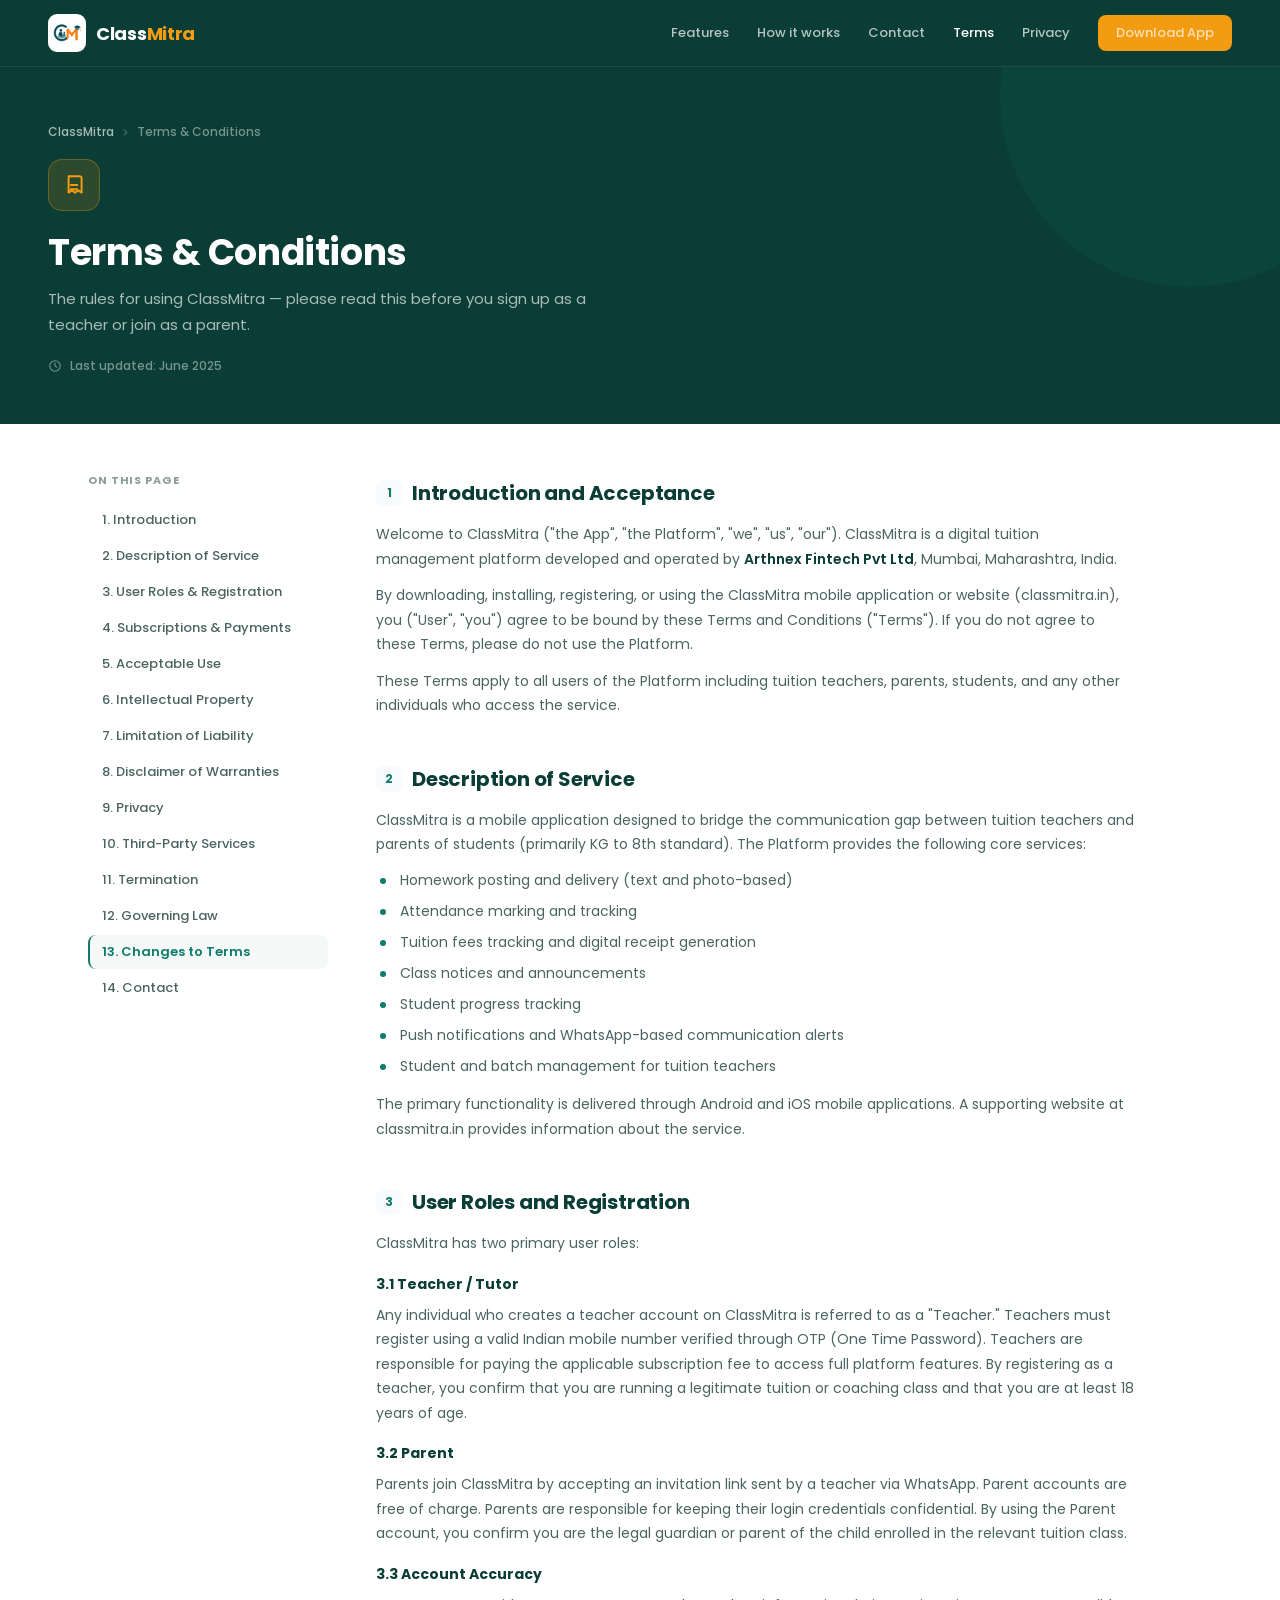
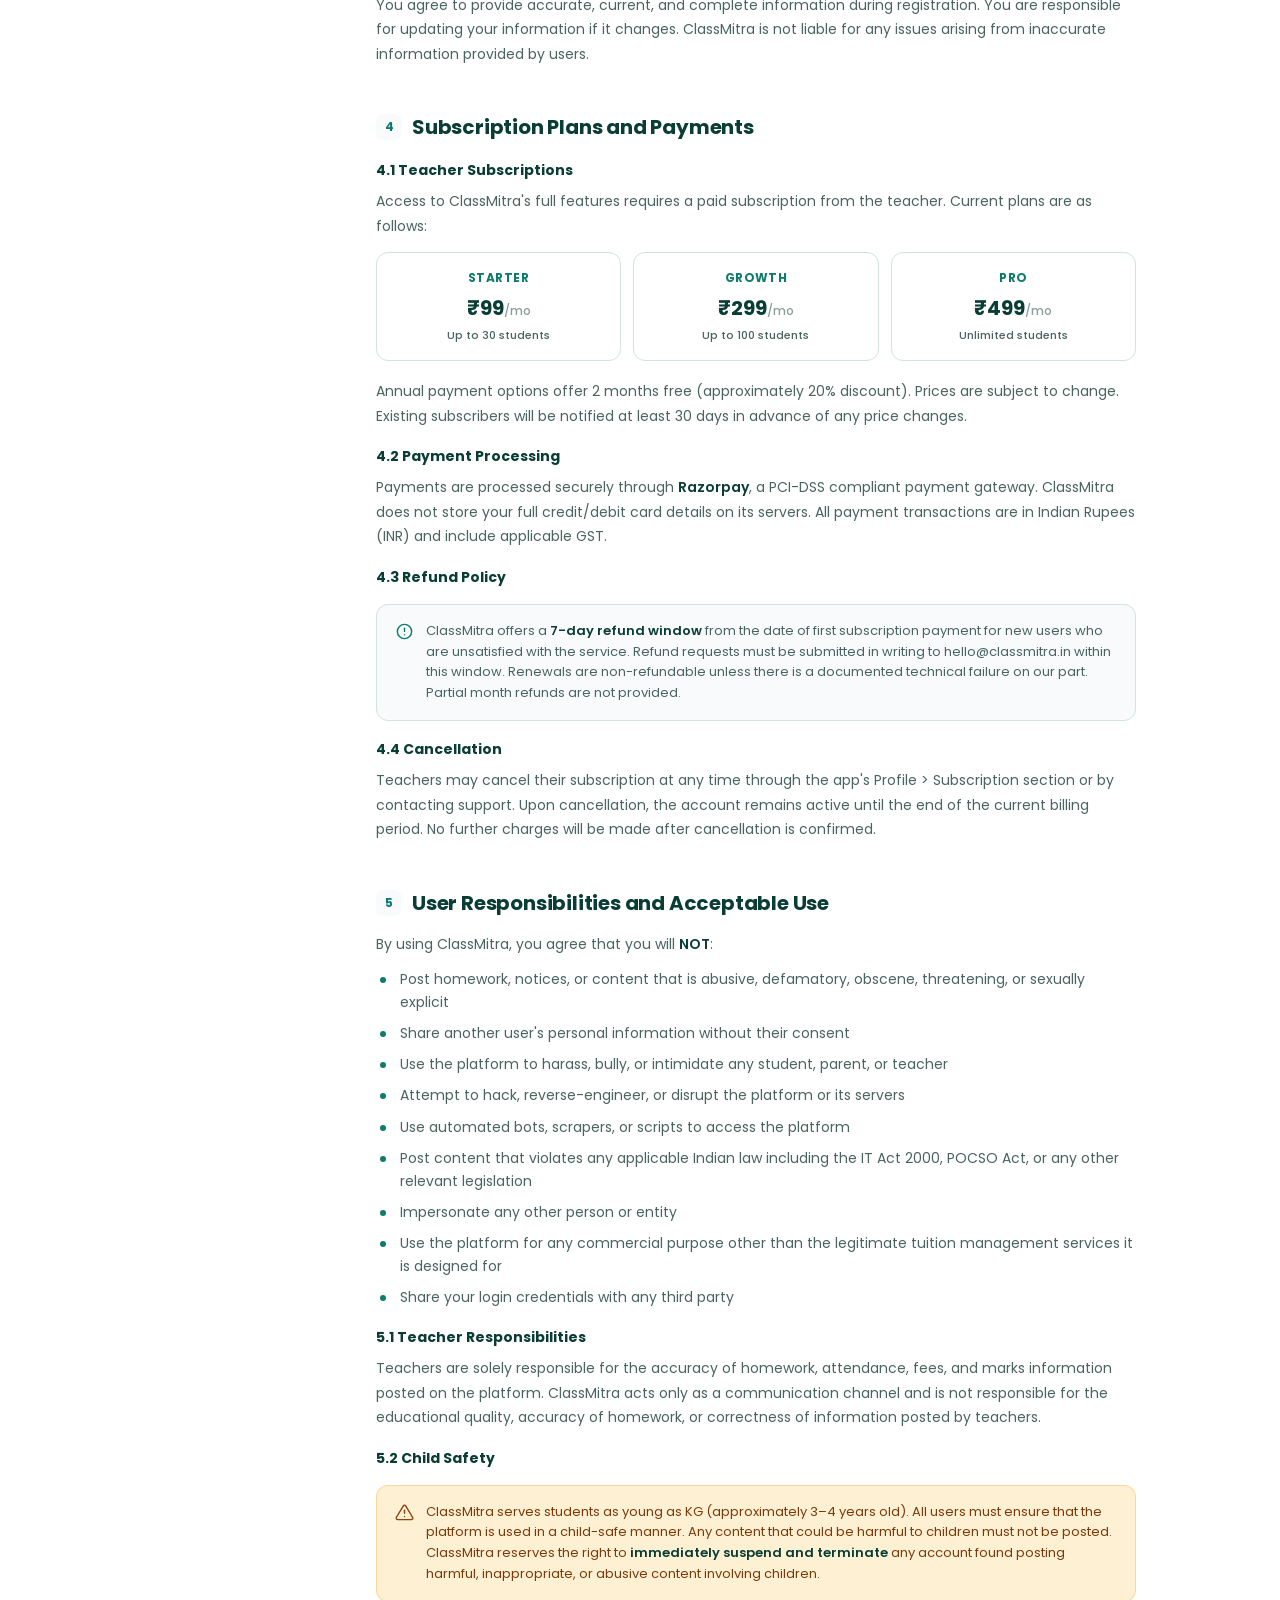
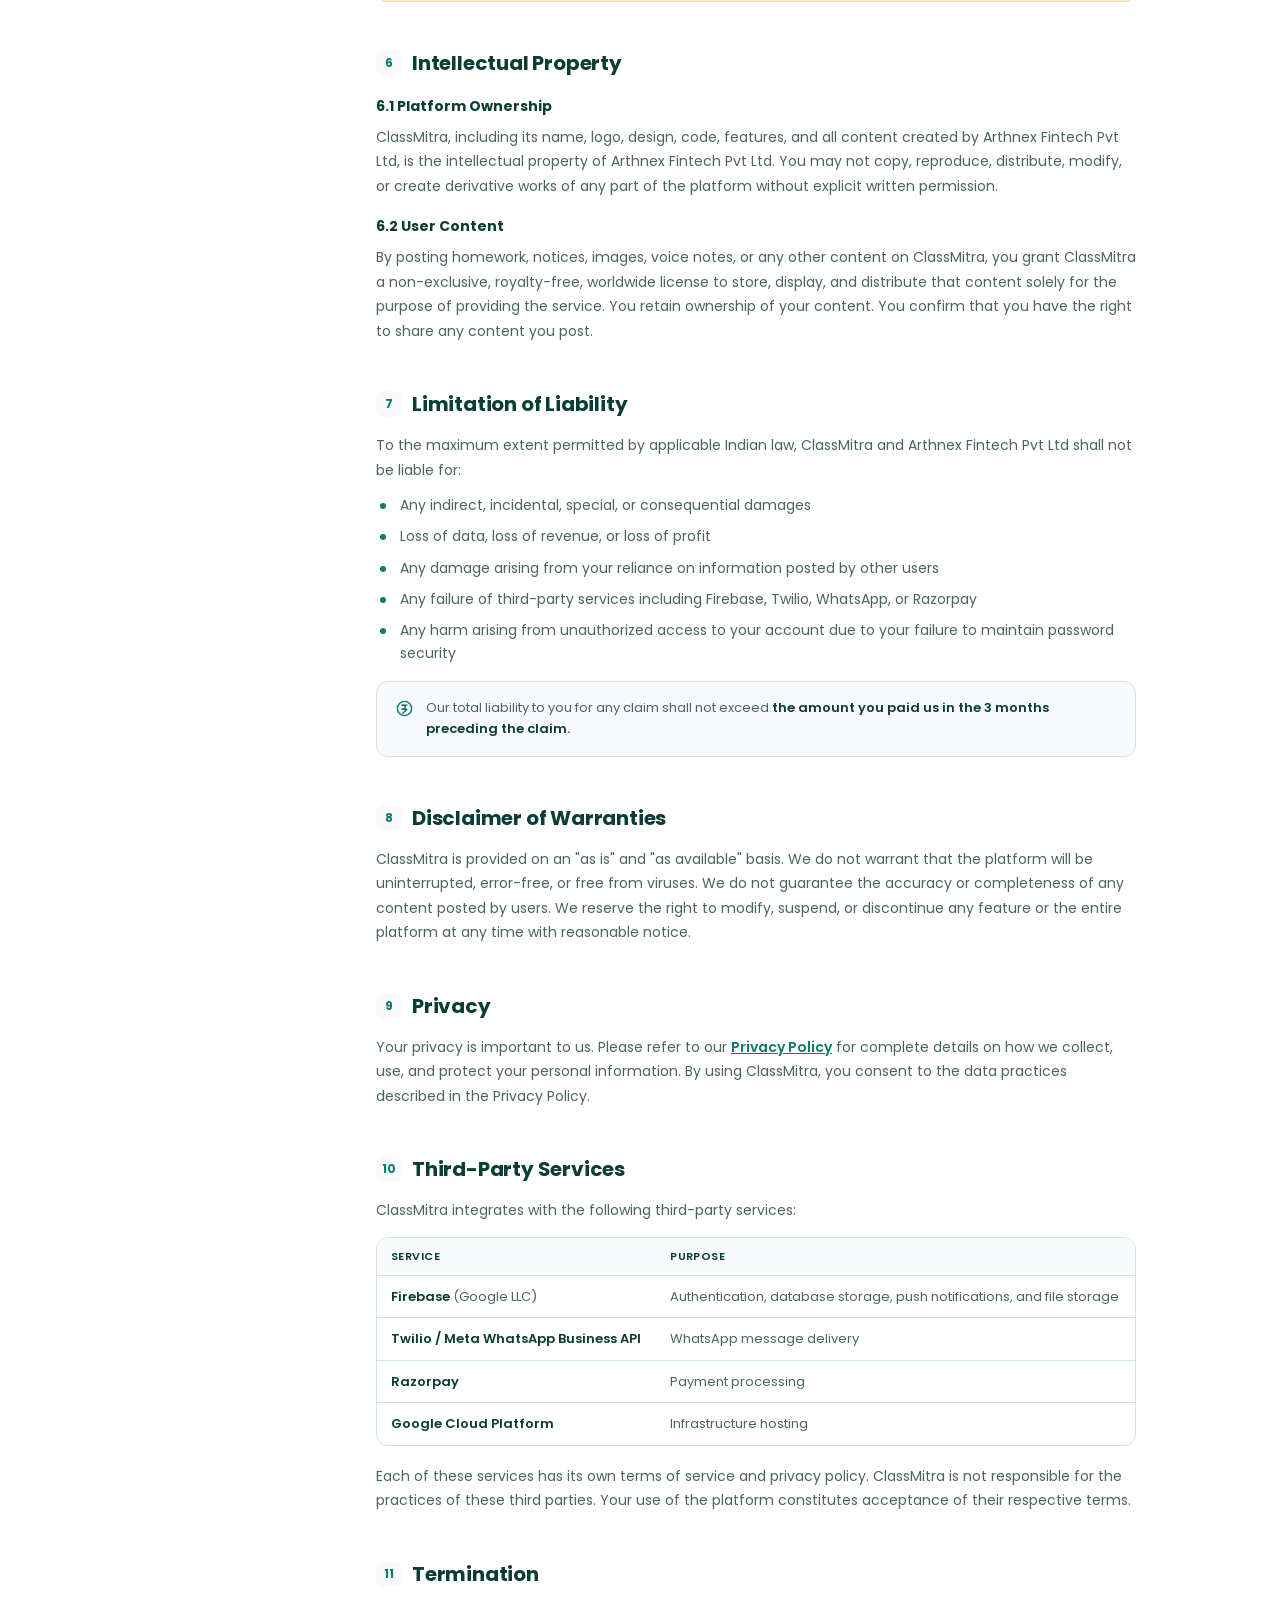
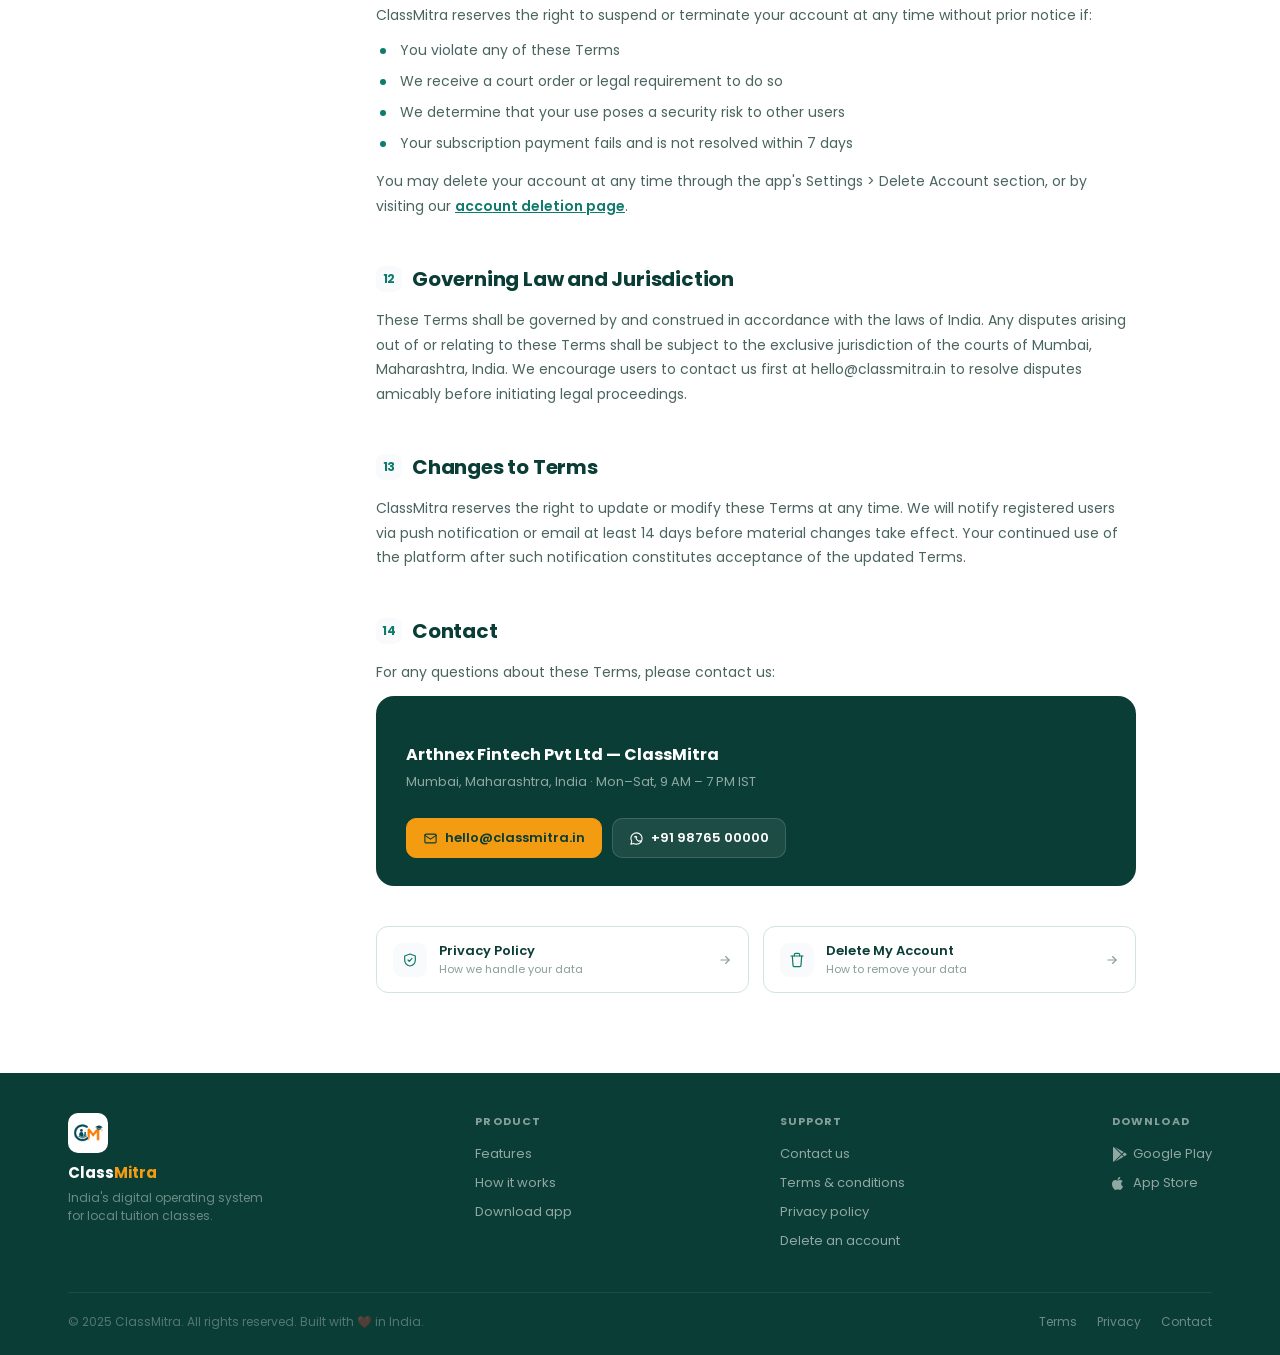
<file: terms.html>
<!DOCTYPE html>
<html lang="en">

<head>
    <meta charset="UTF-8">
    <meta name="viewport" content="width=device-width, initial-scale=1.0">
    <title>Terms & Conditions — ClassMitra</title>
    <meta name="description"
        content="ClassMitra Terms and Conditions — the rules for using our tuition management platform.">
    <link rel="icon" type="image/png" href="favicon.png">
    <link rel="icon" type="image/png" sizes="32x32" href="favicon-32.png">
    <link rel="icon" type="image/png" sizes="16x16" href="favicon-16.png">
    <link rel="icon" type="image/png" sizes="192x192" href="favicon-192.png">
    <link rel="apple-touch-icon" sizes="180x180" href="favicon-180.png">
    <link rel="shortcut icon" href="favicon.ico">
    <link rel="preconnect" href="https://fonts.googleapis.com">
    <link rel="stylesheet" href="https://cdnjs.cloudflare.com/ajax/libs/font-awesome/6.7.2/css/all.min.css">
    <link rel="preconnect" href="https://fonts.gstatic.com" crossorigin>
    <link href="https://fonts.googleapis.com/css2?family=Poppins:wght@400;500;600;700;800&display=swap"
        rel="stylesheet">
    <link rel="stylesheet" href="legal-shared.css">
</head>

<body>
    <!-- NAV -->
    <nav class="nav">
        <button class="nav-logo" id="logoHomeTop" aria-label="ClassMitra home">
            <div class="nav-logo-mark"><img src="CMLogo.png" alt="ClassMitra logo"></div>
            <span class="nav-logo-text">Class<span class="logo-highlight">Mitra</span></span>
        </button>
        <button class="nav-toggle" id="navToggle" aria-label="Toggle menu" aria-expanded="false">
            <svg class="icon" viewBox="0 0 24 24" fill="none" stroke="currentColor" stroke-width="1.8"
                stroke-linecap="round" stroke-linejoin="round" aria-hidden="true">
                <path d="M4 6h16" />
                <path d="M4 12h16" />
                <path d="M4 18h16" />
            </svg>
        </button>
        <div class="nav-links" id="navLinks">
            <a href="index.html#features">Features</a>
            <a href="index.html#how">How it works</a>
            <a href="index.html#contact">Contact</a>
            <a href="terms.html" class="current">Terms</a>
            <a href="privacy.html">Privacy</a>
            <a href="#" class="nav-cta">Download App</a>
        </div>
    </nav>

    <!-- PAGE HERO -->
    <section class="legal-hero">
        <div class="legal-hero-bg" style="width:380px;height:380px;right:-100px;top:-160px"></div>
        <div class="legal-hero-inner">
            <div class="legal-breadcrumb">
                <a href="index.html">ClassMitra</a>
                <svg class="icon" style="width:11px;height:11px" viewBox="0 0 24 24" fill="none" stroke="currentColor"
                    stroke-width="2" stroke-linecap="round" stroke-linejoin="round">
                    <path d="M9 6l6 6-6 6" />
                </svg>
                <span>Terms & Conditions</span>
            </div>
            <div class="legal-hero-icon">
                <svg class="icon" viewBox="0 0 24 24" fill="none" stroke="currentColor" stroke-width="1.8"
                    stroke-linecap="round" stroke-linejoin="round">
                    <path d="M9 12h6" />
                    <path d="M9 16h6" />
                    <path d="M7 4h10a2 2 0 0 1 2 2v13l-3-2-3 2-3-2-3 2V6a2 2 0 0 1 2-2z" />
                </svg>
            </div>
            <h1>Terms & Conditions</h1>
            <p>The rules for using ClassMitra — please read this before you sign up as a teacher or join as a parent.
            </p>
            <div class="legal-hero-meta">
                <svg class="icon" viewBox="0 0 24 24" fill="none" stroke="currentColor" stroke-width="1.8"
                    stroke-linecap="round" stroke-linejoin="round">
                    <circle cx="12" cy="12" r="9" />
                    <path d="M12 7v5l3 2" />
                </svg>
                Last updated: June 2025
            </div>
        </div>
    </section>

    <!-- PAGE BODY -->
    <div class="legal-page">
        <!-- TOC -->
        <aside class="legal-toc">
            <div class="legal-toc-title">On this page</div>
            <div class="legal-toc-list">
                <a href="#introduction">1. Introduction</a>
                <a href="#service">2. Description of Service</a>
                <a href="#roles">3. User Roles & Registration</a>
                <a href="#payments">4. Subscriptions & Payments</a>
                <a href="#acceptable-use">5. Acceptable Use</a>
                <a href="#ip">6. Intellectual Property</a>
                <a href="#liability">7. Limitation of Liability</a>
                <a href="#warranties">8. Disclaimer of Warranties</a>
                <a href="#privacy-link">9. Privacy</a>
                <a href="#third-party">10. Third-Party Services</a>
                <a href="#termination">11. Termination</a>
                <a href="#governing-law">12. Governing Law</a>
                <a href="#changes">13. Changes to Terms</a>
                <a href="#contact-section">14. Contact</a>
            </div>
        </aside>

        <!-- CONTENT -->
        <main class="legal-content">

            <div class="legal-section" id="introduction">
                <h2><span class="legal-section-num">1</span>Introduction and Acceptance</h2>
                <p>Welcome to ClassMitra ("the App", "the Platform", "we", "us", "our"). ClassMitra is a digital tuition
                    management platform developed and operated by <b>Arthnex Fintech Pvt Ltd</b>, Mumbai, Maharashtra,
                    India.</p>
                <p>By downloading, installing, registering, or using the ClassMitra mobile application or website
                    (classmitra.in), you ("User", "you") agree to be bound by these Terms and Conditions ("Terms"). If
                    you do not agree to these Terms, please do not use the Platform.</p>
                <p>These Terms apply to all users of the Platform including tuition teachers, parents, students, and any
                    other individuals who access the service.</p>
            </div>

            <div class="legal-section" id="service">
                <h2><span class="legal-section-num">2</span>Description of Service</h2>
                <p>ClassMitra is a mobile application designed to bridge the communication gap between tuition teachers
                    and parents of students (primarily KG to 8th standard). The Platform provides the following core
                    services:</p>
                <ul>
                    <li>Homework posting and delivery (text and photo-based)</li>
                    <li>Attendance marking and tracking</li>
                    <li>Tuition fees tracking and digital receipt generation</li>
                    <li>Class notices and announcements</li>
                    <li>Student progress tracking</li>
                    <li>Push notifications and WhatsApp-based communication alerts</li>
                    <li>Student and batch management for tuition teachers</li>
                </ul>
                <p>The primary functionality is delivered through Android and iOS mobile applications. A supporting
                    website at classmitra.in provides information about the service.</p>
            </div>

            <div class="legal-section" id="roles">
                <h2><span class="legal-section-num">3</span>User Roles and Registration</h2>
                <p>ClassMitra has two primary user roles:</p>
                <h3>3.1 Teacher / Tutor</h3>
                <p>Any individual who creates a teacher account on ClassMitra is referred to as a "Teacher." Teachers
                    must register using a valid Indian mobile number verified through OTP (One Time Password). Teachers
                    are responsible for paying the applicable subscription fee to access full platform features. By
                    registering as a teacher, you confirm that you are running a legitimate tuition or coaching class
                    and that you are at least 18 years of age.</p>
                <h3>3.2 Parent</h3>
                <p>Parents join ClassMitra by accepting an invitation link sent by a teacher via WhatsApp. Parent
                    accounts are free of charge. Parents are responsible for keeping their login credentials
                    confidential. By using the Parent account, you confirm you are the legal guardian or parent of the
                    child enrolled in the relevant tuition class.</p>
                <h3>3.3 Account Accuracy</h3>
                <p>You agree to provide accurate, current, and complete information during registration. You are
                    responsible for updating your information if it changes. ClassMitra is not liable for any issues
                    arising from inaccurate information provided by users.</p>
            </div>

            <div class="legal-section" id="payments">
                <h2><span class="legal-section-num">4</span>Subscription Plans and Payments</h2>
                <h3>4.1 Teacher Subscriptions</h3>
                <p>Access to ClassMitra's full features requires a paid subscription from the teacher. Current plans are
                    as follows:</p>
                <div class="legal-plans">
                    <div class="legal-plan">
                        <div class="legal-plan-name">Starter</div>
                        <div class="legal-plan-price">₹99<span>/mo</span></div>
                        <div class="legal-plan-sub">Up to 30 students</div>
                    </div>
                    <div class="legal-plan">
                        <div class="legal-plan-name">Growth</div>
                        <div class="legal-plan-price">₹299<span>/mo</span></div>
                        <div class="legal-plan-sub">Up to 100 students</div>
                    </div>
                    <div class="legal-plan">
                        <div class="legal-plan-name">Pro</div>
                        <div class="legal-plan-price">₹499<span>/mo</span></div>
                        <div class="legal-plan-sub">Unlimited students</div>
                    </div>
                </div>
                <p>Annual payment options offer 2 months free (approximately 20% discount). Prices are subject to
                    change. Existing subscribers will be notified at least 30 days in advance of any price changes.</p>
                <h3>4.2 Payment Processing</h3>
                <p>Payments are processed securely through <b>Razorpay</b>, a PCI-DSS compliant payment gateway.
                    ClassMitra does not store your full credit/debit card details on its servers. All payment
                    transactions are in Indian Rupees (INR) and include applicable GST.</p>
                <h3>4.3 Refund Policy</h3>
                <div class="legal-callout info">
                    <svg class="icon" viewBox="0 0 24 24" fill="none" stroke="currentColor" stroke-width="1.8"
                        stroke-linecap="round" stroke-linejoin="round">
                        <circle cx="12" cy="12" r="9" />
                        <path d="M12 8v4" />
                        <path d="M12 16h.01" />
                    </svg>
                    <div class="legal-callout-text">ClassMitra offers a <b>7-day refund window</b> from the date of
                        first subscription payment for new users who are unsatisfied with the service. Refund requests
                        must be submitted in writing to hello@classmitra.in within this window. Renewals are
                        non-refundable unless there is a documented technical failure on our part. Partial month refunds
                        are not provided.</div>
                </div>
                <h3>4.4 Cancellation</h3>
                <p>Teachers may cancel their subscription at any time through the app's Profile &gt; Subscription
                    section or by contacting support. Upon cancellation, the account remains active until the end of the
                    current billing period. No further charges will be made after cancellation is confirmed.</p>
            </div>

            <div class="legal-section" id="acceptable-use">
                <h2><span class="legal-section-num">5</span>User Responsibilities and Acceptable Use</h2>
                <p>By using ClassMitra, you agree that you will <b>NOT</b>:</p>
                <ul>
                    <li>Post homework, notices, or content that is abusive, defamatory, obscene, threatening, or
                        sexually explicit</li>
                    <li>Share another user's personal information without their consent</li>
                    <li>Use the platform to harass, bully, or intimidate any student, parent, or teacher</li>
                    <li>Attempt to hack, reverse-engineer, or disrupt the platform or its servers</li>
                    <li>Use automated bots, scrapers, or scripts to access the platform</li>
                    <li>Post content that violates any applicable Indian law including the IT Act 2000, POCSO Act, or
                        any other relevant legislation</li>
                    <li>Impersonate any other person or entity</li>
                    <li>Use the platform for any commercial purpose other than the legitimate tuition management
                        services it is designed for</li>
                    <li>Share your login credentials with any third party</li>
                </ul>
                <h3>5.1 Teacher Responsibilities</h3>
                <p>Teachers are solely responsible for the accuracy of homework, attendance, fees, and marks information
                    posted on the platform. ClassMitra acts only as a communication channel and is not responsible for
                    the educational quality, accuracy of homework, or correctness of information posted by teachers.</p>
                <h3>5.2 Child Safety</h3>
                <div class="legal-callout warn">
                    <svg class="icon" viewBox="0 0 24 24" fill="none" stroke="currentColor" stroke-width="1.8"
                        stroke-linecap="round" stroke-linejoin="round">
                        <path d="M12 9v4" />
                        <path d="M12 17h.01" />
                        <path
                            d="M10.3 3.86L1.82 18a2 2 0 0 0 1.71 3h16.94a2 2 0 0 0 1.71-3L13.7 3.86a2 2 0 0 0-3.4 0z" />
                    </svg>
                    <div class="legal-callout-text">ClassMitra serves students as young as KG (approximately 3–4 years
                        old). All users must ensure that the platform is used in a child-safe manner. Any content that
                        could be harmful to children must not be posted. ClassMitra reserves the right to <b>immediately
                            suspend and terminate</b> any account found posting harmful, inappropriate, or abusive
                        content involving children.</div>
                </div>
            </div>

            <div class="legal-section" id="ip">
                <h2><span class="legal-section-num">6</span>Intellectual Property</h2>
                <h3>6.1 Platform Ownership</h3>
                <p>ClassMitra, including its name, logo, design, code, features, and all content created by Arthnex
                    Fintech Pvt Ltd, is the intellectual property of Arthnex Fintech Pvt Ltd. You may not copy,
                    reproduce, distribute, modify, or create derivative works of any part of the platform without
                    explicit written permission.</p>
                <h3>6.2 User Content</h3>
                <p>By posting homework, notices, images, voice notes, or any other content on ClassMitra, you grant
                    ClassMitra a non-exclusive, royalty-free, worldwide license to store, display, and distribute that
                    content solely for the purpose of providing the service. You retain ownership of your content. You
                    confirm that you have the right to share any content you post.</p>
            </div>

            <div class="legal-section" id="liability">
                <h2><span class="legal-section-num">7</span>Limitation of Liability</h2>
                <p>To the maximum extent permitted by applicable Indian law, ClassMitra and Arthnex Fintech Pvt Ltd
                    shall not be liable for:</p>
                <ul>
                    <li>Any indirect, incidental, special, or consequential damages</li>
                    <li>Loss of data, loss of revenue, or loss of profit</li>
                    <li>Any damage arising from your reliance on information posted by other users</li>
                    <li>Any failure of third-party services including Firebase, Twilio, WhatsApp, or Razorpay</li>
                    <li>Any harm arising from unauthorized access to your account due to your failure to maintain
                        password security</li>
                </ul>
                <div class="legal-callout info">
                    <svg class="icon" viewBox="0 0 24 24" fill="none" stroke="currentColor" stroke-width="1.8"
                        stroke-linecap="round" stroke-linejoin="round">
                        <circle cx="12" cy="12" r="9" />
                        <path d="M9 8h6" />
                        <path d="M9 8c2.5 0 4 1 4 2.5S11.5 13 9 13" />
                        <path d="M9 13h6l-5 5" />
                    </svg>
                    <div class="legal-callout-text">Our total liability to you for any claim shall not exceed <b>the
                            amount you paid us in the 3 months preceding the claim.</b></div>
                </div>
            </div>

            <div class="legal-section" id="warranties">
                <h2><span class="legal-section-num">8</span>Disclaimer of Warranties</h2>
                <p>ClassMitra is provided on an "as is" and "as available" basis. We do not warrant that the platform
                    will be uninterrupted, error-free, or free from viruses. We do not guarantee the accuracy or
                    completeness of any content posted by users. We reserve the right to modify, suspend, or discontinue
                    any feature or the entire platform at any time with reasonable notice.</p>
            </div>

            <div class="legal-section" id="privacy-link">
                <h2><span class="legal-section-num">9</span>Privacy</h2>
                <p>Your privacy is important to us. Please refer to our <a href="privacy.html"
                        style="color:var(--cm-green);font-weight:600;text-decoration:underline">Privacy Policy</a> for
                    complete details on how we collect, use, and protect your personal information. By using ClassMitra,
                    you consent to the data practices described in the Privacy Policy.</p>
            </div>

            <div class="legal-section" id="third-party">
                <h2><span class="legal-section-num">10</span>Third-Party Services</h2>
                <p>ClassMitra integrates with the following third-party services:</p>
                <div class="legal-table-wrap">
                    <table class="legal-table">
                        <tr>
                            <th>Service</th>
                            <th>Purpose</th>
                        </tr>
                        <tr>
                            <td><b>Firebase</b> (Google LLC)</td>
                            <td>Authentication, database storage, push notifications, and file storage</td>
                        </tr>
                        <tr>
                            <td><b>Twilio / Meta WhatsApp Business API</b></td>
                            <td>WhatsApp message delivery</td>
                        </tr>
                        <tr>
                            <td><b>Razorpay</b></td>
                            <td>Payment processing</td>
                        </tr>
                        <tr>
                            <td><b>Google Cloud Platform</b></td>
                            <td>Infrastructure hosting</td>
                        </tr>
                    </table>
                </div>
                <p>Each of these services has its own terms of service and privacy policy. ClassMitra is not responsible
                    for the practices of these third parties. Your use of the platform constitutes acceptance of their
                    respective terms.</p>
            </div>

            <div class="legal-section" id="termination">
                <h2><span class="legal-section-num">11</span>Termination</h2>
                <p>ClassMitra reserves the right to suspend or terminate your account at any time without prior notice
                    if:</p>
                <ul>
                    <li>You violate any of these Terms</li>
                    <li>We receive a court order or legal requirement to do so</li>
                    <li>We determine that your use poses a security risk to other users</li>
                    <li>Your subscription payment fails and is not resolved within 7 days</li>
                </ul>
                <p>You may delete your account at any time through the app's Settings &gt; Delete Account section, or by
                    visiting our <a href="delete-account.html"
                        style="color:var(--cm-green);font-weight:600;text-decoration:underline">account deletion
                        page</a>.</p>
            </div>

            <div class="legal-section" id="governing-law">
                <h2><span class="legal-section-num">12</span>Governing Law and Jurisdiction</h2>
                <p>These Terms shall be governed by and construed in accordance with the laws of India. Any disputes
                    arising out of or relating to these Terms shall be subject to the exclusive jurisdiction of the
                    courts of Mumbai, Maharashtra, India. We encourage users to contact us first at hello@classmitra.in
                    to resolve disputes amicably before initiating legal proceedings.</p>
            </div>

            <div class="legal-section" id="changes">
                <h2><span class="legal-section-num">13</span>Changes to Terms</h2>
                <p>ClassMitra reserves the right to update or modify these Terms at any time. We will notify registered
                    users via push notification or email at least 14 days before material changes take effect. Your
                    continued use of the platform after such notification constitutes acceptance of the updated Terms.
                </p>
            </div>

            <div class="legal-section" id="contact-section">
                <h2><span class="legal-section-num">14</span>Contact</h2>
                <p>For any questions about these Terms, please contact us:</p>
                <div class="legal-contact-card">
                    <div class="legal-contact-card-text">
                        <h3>Arthnex Fintech Pvt Ltd — ClassMitra</h3>
                        <p>Mumbai, Maharashtra, India · Mon–Sat, 9 AM – 7 PM IST</p>
                    </div>
                    <div class="legal-contact-card-actions">
                        <a href="mailto:hello@classmitra.in" class="legal-contact-btn primary">
                            <svg class="icon" viewBox="0 0 24 24" fill="none" stroke="currentColor" stroke-width="1.8"
                                stroke-linecap="round" stroke-linejoin="round">
                                <rect x="3" y="5" width="18" height="14" rx="2" />
                                <path d="M3 7l9 6 9-6" />
                            </svg>
                            hello@classmitra.in
                        </a>
                        <a href="https://wa.me/919876500000" class="legal-contact-btn">
                            <svg class="icon" viewBox="0 0 24 24" fill="none" stroke="currentColor" stroke-width="1.8"
                                stroke-linecap="round" stroke-linejoin="round">
                                <path
                                    d="M9 9a.5.5 0 0 0 .5.5h.5a.5.5 0 0 0 .5-.5V9c0-.3.2-.6.5-.7.3 0 .6.2.7.5l.5 1.5c.1.3 0 .6-.2.8l-.5.5c-.2.2-.2.5 0 .8 1 1.5 2.4 2.9 3.9 3.9.3.2.6.2.8 0l.5-.5c.2-.2.5-.3.8-.2l1.5.5c.3.1.5.4.5.7 0 .3-.3.5-.6.5" />
                                <path d="M12 21a9 9 0 1 0-7.6-4.1L3 21l4.3-1.1A9 9 0 0 0 12 21z" />
                            </svg>
                            +91 98765 00000
                        </a>
                    </div>
                </div>
            </div>

            <!-- CROSS LINKS -->
            <div class="legal-crosslinks">
                <a class="legal-crosslink" href="privacy.html">
                    <div class="legal-crosslink-icon"><svg class="icon" viewBox="0 0 24 24" fill="none"
                            stroke="currentColor" stroke-width="1.8" stroke-linecap="round" stroke-linejoin="round">
                            <path d="M12 3l8 3v6c0 5-3.5 8-8 9-4.5-1-8-4-8-9V6z" />
                            <path d="M9 12l2 2 4-4.5" />
                        </svg></div>
                    <div>
                        <div class="legal-crosslink-label">Privacy Policy</div>
                        <div class="legal-crosslink-sub">How we handle your data</div>
                    </div>
                    <svg class="icon legal-crosslink-arrow" viewBox="0 0 24 24" fill="none" stroke="currentColor"
                        stroke-width="2" stroke-linecap="round" stroke-linejoin="round">
                        <path d="M5 12h14" />
                        <path d="M13 6l6 6-6 6" />
                    </svg>
                </a>
                <a class="legal-crosslink" href="delete-account.html">
                    <div class="legal-crosslink-icon"><svg class="icon" viewBox="0 0 24 24" fill="none"
                            stroke="currentColor" stroke-width="1.8" stroke-linecap="round" stroke-linejoin="round">
                            <path d="M3 6h18" />
                            <path d="M8 6V4a2 2 0 0 1 2-2h4a2 2 0 0 1 2 2v2" />
                            <path d="M19 6l-1 14a2 2 0 0 1-2 2H8a2 2 0 0 1-2-2L5 6" />
                        </svg></div>
                    <div>
                        <div class="legal-crosslink-label">Delete My Account</div>
                        <div class="legal-crosslink-sub">How to remove your data</div>
                    </div>
                    <svg class="icon legal-crosslink-arrow" viewBox="0 0 24 24" fill="none" stroke="currentColor"
                        stroke-width="2" stroke-linecap="round" stroke-linejoin="round">
                        <path d="M5 12h14" />
                        <path d="M13 6l6 6-6 6" />
                    </svg>
                </a>
            </div>

        </main>
    </div>

    <!-- FOOTER -->
    <footer class="footer">
        <div class="footer-top">
            <div>
                <button class="footer-brand-btn" id="logoHomeBottom" aria-label="ClassMitra home">
                    <div class="footer-logo-mark"><img src="CMLogo.png" alt="ClassMitra logo"></div>
                    <div style="font-size:15px;font-weight:700;color:#fff;margin-bottom:5px">Class<span
                            style="color:var(--cm-amber)">Mitra</span></div>
                </button>
                <div class="footer-tagline">India's digital operating system for local tuition classes.</div>
            </div>
            <div>
                <div class="footer-links-title">Product</div>
                <a class="footer-link" href="index.html#features">Features</a>
                <a class="footer-link" href="index.html#how">How it works</a>
                <a class="footer-link" href="index.html#download">Download app</a>
            </div>
            <div>
                <div class="footer-links-title">Support</div>
                <a class="footer-link" href="index.html#contact">Contact us</a>
                <a class="footer-link" href="terms.html">Terms & conditions</a>
                <a class="footer-link" href="privacy.html">Privacy policy</a>
                <a class="footer-link" href="delete-account.html">Delete an account</a>
            </div>
            <div>
                <div class="footer-links-title">Download</div>
                <a class="footer-link" href="#"><i class="fa-brands fa-google-play"></i>Google Play</a>
                <a class="footer-link" href="#"><i class="fa-brands fa-apple"></i>App Store</a>
            </div>
        </div>
        <div class="footer-bottom">
            <div class="footer-copy">© 2025 ClassMitra. All rights reserved. Built with ❤️ in India.</div>
            <div class="footer-bottom-links">
                <a class="footer-bottom-link" href="terms.html">Terms</a>
                <a class="footer-bottom-link" href="privacy.html">Privacy</a>
                <a class="footer-bottom-link" href="index.html#contact">Contact</a>
            </div>
        </div>
    </footer>

    <script src="legal-shared.js"></script>
</body>

</html>
</file>
<file: legal-shared.css>
/* ============================================================
   ClassMitra — Shared styles for legal pages
   (Terms, Privacy, Delete Account)
   Reuses design tokens from the main landing page.
============================================================ */
* {
    box-sizing: border-box;
    margin: 0;
    padding: 0
}

.icon {
    width: 1em;
    height: 1em;
    flex-shrink: 0;
    vertical-align: -0.125em;
}

:root {
    --cm-dark: #0A3D35;
    --cm-green: #0F7B6C;
    --cm-mid: #1A9E8A;
    --cm-light: #f8fafc;
    --cm-amber: #F39C12;
    --cm-amber-light: #FEF0D3;
    --cm-text: #1A2B28;
    --cm-sub: #4A6460;
    --cm-muted: #8A9E9A;
    --cm-border: #D0E4E0;
    --cm-card: #FFFFFF;
    --cm-bg: #F4F9F8;
    --cm-red: #DC2626;
    --cm-red-light: #FEF2F2;
    --font-sans: 'Poppins', sans-serif;
}

html {
    -webkit-text-size-adjust: 100%;
    scroll-behavior: smooth;
}

body {
    font-family: var(--font-sans);
    color: var(--cm-text);
    background: #fff;
    overflow-x: hidden;
    font-weight: 400;
}

a {
    color: inherit;
    text-decoration: none
}

img {
    max-width: 100%;
    display: block;
}

button,
input,
textarea,
select {
    font-family: var(--font-sans);
}

/* NAV (shared with landing page) */
.nav {
    display: flex;
    align-items: center;
    justify-content: space-between;
    padding: 14px 48px;
    background: var(--cm-dark);
    position: sticky;
    top: 0;
    z-index: 100;
    border-bottom: 0.5px solid rgba(255, 255, 255, 0.08)
}

.nav-logo {
    display: flex;
    align-items: center;
    gap: 10px;
    cursor: pointer;
    border: none;
    background: none;
    padding: 0;
}

.nav-logo-mark {
    width: 38px;
    height: 38px;
    border-radius: 9px;
    display: flex;
    align-items: center;
    justify-content: center;
    overflow: hidden;
    flex-shrink: 0;
    background: #fff;
    padding: 3px;
}

.nav-logo-mark img {
    width: 100%;
    height: 100%;
    object-fit: contain;
}

.nav-logo-text {
    font-size: 18px;
    font-weight: 700;
    color: #fff;
    letter-spacing: -0.3px
}

.logo-highlight {
    color: var(--cm-amber);
}

.nav-links {
    display: flex;
    align-items: center;
    gap: 28px
}

.nav-links a {
    font-size: 13px;
    font-weight: 500;
    color: rgba(255, 255, 255, 0.7);
    transition: color 0.15s
}

.nav-links a:hover,
.nav-links a.current {
    color: #fff
}

.nav-cta {
    background: var(--cm-amber);
    color: var(--cm-dark);
    font-size: 13px;
    font-weight: 600;
    padding: 8px 18px;
    border-radius: 8px
}

.nav-toggle {
    display: none;
    background: none;
    border: none;
    color: #fff;
    font-size: 24px;
    cursor: pointer;
    padding: 4px;
    line-height: 1;
}

/* PAGE HERO BANNER */
.legal-hero {
    background: var(--cm-dark);
    padding: 56px 48px 44px;
    position: relative;
    overflow: hidden;
}

.legal-hero-bg {
    position: absolute;
    border-radius: 50%;
    opacity: 0.07;
    background: var(--cm-mid)
}

.legal-hero-inner {
    position: relative;
    z-index: 2;
    max-width: 760px;
}

.legal-breadcrumb {
    display: flex;
    align-items: center;
    gap: 6px;
    font-size: 12px;
    font-weight: 500;
    color: rgba(255, 255, 255, 0.45);
    margin-bottom: 18px;
}

.legal-breadcrumb a {
    color: rgba(255, 255, 255, 0.65);
    transition: color 0.15s;
}

.legal-breadcrumb a:hover {
    color: #fff;
}

.legal-hero-icon {
    width: 52px;
    height: 52px;
    border-radius: 14px;
    background: rgba(243, 156, 18, 0.15);
    border: 0.5px solid rgba(243, 156, 18, 0.3);
    display: flex;
    align-items: center;
    justify-content: center;
    margin-bottom: 20px;
}

.legal-hero-icon .icon {
    width: 26px;
    height: 26px;
    color: var(--cm-amber);
}

.legal-hero h1 {
    font-size: 36px;
    font-weight: 700;
    color: #fff;
    letter-spacing: -0.4px;
    margin-bottom: 12px;
    line-height: 1.2;
}

.legal-hero p {
    font-size: 15px;
    font-weight: 400;
    color: rgba(255, 255, 255, 0.65);
    line-height: 1.7;
    max-width: 600px;
}

.legal-hero-meta {
    display: inline-flex;
    align-items: center;
    gap: 8px;
    margin-top: 20px;
    font-size: 12px;
    font-weight: 500;
    color: rgba(255, 255, 255, 0.45);
}

.legal-hero-meta .icon {
    width: 14px;
    height: 14px;
}

/* PAGE LAYOUT */
.legal-page {
    display: flex;
    max-width: 1200px;
    margin: 0 auto;
    padding: 48px 48px 80px;
    gap: 48px;
    align-items: flex-start;
}

.legal-toc {
    width: 240px;
    flex-shrink: 0;
    position: sticky;
    top: 90px;
}

.legal-toc-title {
    font-size: 11px;
    font-weight: 700;
    color: var(--cm-muted);
    text-transform: uppercase;
    letter-spacing: 0.08em;
    margin-bottom: 14px;
}

.legal-toc-list {
    display: flex;
    flex-direction: column;
    gap: 2px;
}

.legal-toc-list a {
    font-size: 13px;
    font-weight: 500;
    color: var(--cm-sub);
    padding: 7px 12px;
    border-radius: 8px;
    transition: all 0.15s;
    border-left: 2px solid transparent;
}

.legal-toc-list a:hover {
    background: var(--cm-bg);
    color: var(--cm-dark);
}

.legal-toc-list a.active {
    background: var(--cm-bg);
    color: var(--cm-green);
    border-left-color: var(--cm-green);
    font-weight: 600;
}

.legal-content {
    flex: 1;
    min-width: 0;
    max-width: 760px;
}

/* CONTENT BLOCKS */
.legal-section {
    margin-bottom: 40px;
    padding-top: 6px;
}

.legal-section:last-child {
    margin-bottom: 0;
}

.legal-section-num {
    display: inline-flex;
    align-items: center;
    justify-content: center;
    width: 26px;
    height: 26px;
    border-radius: 8px;
    background: var(--cm-light);
    color: var(--cm-green);
    font-size: 12px;
    font-weight: 700;
    margin-right: 10px;
    flex-shrink: 0;
}

.legal-section h2 {
    font-size: 20px;
    font-weight: 700;
    color: var(--cm-dark);
    margin-bottom: 14px;
    display: flex;
    align-items: center;
    letter-spacing: -0.2px;
}

.legal-section h3 {
    font-size: 14px;
    font-weight: 700;
    color: var(--cm-dark);
    margin: 18px 0 8px;
}

.legal-section p {
    font-size: 14px;
    font-weight: 400;
    color: var(--cm-sub);
    line-height: 1.75;
    margin-bottom: 12px;
}

.legal-section p:last-child {
    margin-bottom: 0;
}

.legal-section ul,
.legal-section ol {
    margin: 10px 0 14px 0;
    padding-left: 0;
    list-style: none;
}

.legal-section ul li,
.legal-section ol li {
    font-size: 14px;
    font-weight: 400;
    color: var(--cm-sub);
    line-height: 1.65;
    padding-left: 24px;
    position: relative;
    margin-bottom: 8px;
}

.legal-section ul li::before {
    content: '';
    position: absolute;
    left: 4px;
    top: 9px;
    width: 6px;
    height: 6px;
    border-radius: 50%;
    background: var(--cm-green);
}

.legal-section ol {
    counter-reset: legal-ol;
}

.legal-section ol li {
    counter-increment: legal-ol;
}

.legal-section ol li::before {
    content: counter(legal-ol);
    left: 0;
    top: 0;
    width: 18px;
    height: 18px;
    border-radius: 50%;
    background: var(--cm-light);
    color: var(--cm-green);
    font-size: 10px;
    font-weight: 700;
    display: flex;
    align-items: center;
    justify-content: center;
}

.legal-section b,
.legal-section strong {
    color: var(--cm-dark);
    font-weight: 600;
}

/* CALLOUT BOXES */
.legal-callout {
    display: flex;
    gap: 12px;
    padding: 16px 18px;
    border-radius: 12px;
    margin: 16px 0;
    align-items: flex-start;
}

.legal-callout .icon {
    width: 19px;
    height: 19px;
    flex-shrink: 0;
    margin-top: 1px;
}

.legal-callout-text {
    font-size: 13px;
    font-weight: 400;
    line-height: 1.6;
}

.legal-callout-text b {
    font-weight: 600;
}

.legal-callout.info {
    background: var(--cm-light);
    border: 0.5px solid var(--cm-border);
}

.legal-callout.info .icon {
    color: var(--cm-green);
}

.legal-callout.info .legal-callout-text {
    color: var(--cm-sub);
}

.legal-callout.warn {
    background: var(--cm-amber-light);
    border: 0.5px solid rgba(243, 156, 18, 0.3);
}

.legal-callout.warn .icon {
    color: #92400E;
}

.legal-callout.warn .legal-callout-text {
    color: #7C3A0B;
}

.legal-callout.danger {
    background: var(--cm-red-light);
    border: 0.5px solid rgba(220, 38, 38, 0.25);
}

.legal-callout.danger .icon {
    color: var(--cm-red);
}

.legal-callout.danger .legal-callout-text {
    color: #9F1239;
}

/* DATA TABLE */
.legal-table-wrap {
    overflow-x: auto;
    margin: 14px 0 18px;
    border: 0.5px solid var(--cm-border);
    border-radius: 12px;
}

.legal-table {
    width: 100%;
    border-collapse: collapse;
    font-size: 13px;
    min-width: 480px;
}

.legal-table th {
    background: var(--cm-light);
    color: var(--cm-dark);
    font-weight: 600;
    text-align: left;
    padding: 10px 14px;
    font-size: 11px;
    text-transform: uppercase;
    letter-spacing: 0.04em;
    border-bottom: 1px solid var(--cm-border);
}

.legal-table td {
    padding: 11px 14px;
    color: var(--cm-sub);
    border-bottom: 0.5px solid var(--cm-border);
    vertical-align: top;
    line-height: 1.5;
}

.legal-table tr:last-child td {
    border-bottom: none;
}

.legal-table td b {
    color: var(--cm-dark);
}

/* PLAN PILLS */
.legal-plans {
    display: grid;
    grid-template-columns: repeat(3, 1fr);
    gap: 12px;
    margin: 14px 0 18px;
}

.legal-plan {
    background: #fff;
    border: 0.5px solid var(--cm-border);
    border-radius: 12px;
    padding: 16px;
    text-align: center;
}

.legal-plan-name {
    font-size: 12px;
    font-weight: 700;
    color: var(--cm-green);
    text-transform: uppercase;
    letter-spacing: 0.04em;
    margin-bottom: 6px;
}

.legal-plan-price {
    font-size: 20px;
    font-weight: 700;
    color: var(--cm-dark);
}

.legal-plan-price span {
    font-size: 12px;
    font-weight: 500;
    color: var(--cm-muted);
}

.legal-plan-sub {
    font-size: 11px;
    font-weight: 500;
    color: var(--cm-sub);
    margin-top: 4px;
}

/* METHOD STEPS (delete account page) */
.legal-method {
    background: #fff;
    border: 0.5px solid var(--cm-border);
    border-radius: 16px;
    padding: 22px 24px;
    margin: 16px 0 24px;
}

.legal-method-head {
    display: flex;
    align-items: center;
    gap: 12px;
    margin-bottom: 16px;
}

.legal-method-icon {
    width: 38px;
    height: 38px;
    border-radius: 10px;
    background: var(--cm-light);
    display: flex;
    align-items: center;
    justify-content: center;
    flex-shrink: 0;
}

.legal-method-icon .icon {
    width: 19px;
    height: 19px;
    color: var(--cm-green);
}

.legal-method-title {
    font-size: 15px;
    font-weight: 700;
    color: var(--cm-dark);
}

.legal-method-badge {
    font-size: 10px;
    font-weight: 700;
    color: var(--cm-green);
    background: var(--cm-light);
    padding: 3px 9px;
    border-radius: 20px;
    text-transform: uppercase;
    letter-spacing: 0.04em;
    margin-left: auto;
}

.legal-method ol {
    margin: 0;
}

.legal-method ol li {
    font-size: 13.5px;
}

/* CONTACT CARD AT BOTTOM */
.legal-contact-card {
    background: var(--cm-dark);
    border-radius: 18px;
    padding: 28px 30px;
    margin-top: 8px;
    display: flex;
    flex-wrap: wrap;
    gap: 24px;
    align-items: center;
    justify-content: space-between;
}

.legal-contact-card-text h3 {
    color: #fff;
    font-size: 16px;
    margin-bottom: 4px;
}

.legal-contact-card-text p {
    color: rgba(255, 255, 255, 0.55);
    font-size: 13px;
    margin: 0;
}

.legal-contact-card-actions {
    display: flex;
    gap: 10px;
    flex-wrap: wrap;
}

.legal-contact-btn {
    display: inline-flex;
    align-items: center;
    gap: 7px;
    background: rgba(255, 255, 255, 0.08);
    border: 0.5px solid rgba(255, 255, 255, 0.15);
    color: #fff;
    font-size: 13px;
    font-weight: 600;
    padding: 9px 16px;
    border-radius: 10px;
    transition: background 0.15s;
}

.legal-contact-btn:hover {
    background: rgba(255, 255, 255, 0.15);
}

.legal-contact-btn.primary {
    background: var(--cm-amber);
    border-color: var(--cm-amber);
    color: var(--cm-dark);
}

.legal-contact-btn.primary:hover {
    background: #e08c0a;
}

.legal-contact-btn .icon {
    width: 15px;
    height: 15px;
}

/* CROSS-LINK CARDS (terms <-> privacy <-> delete) */
.legal-crosslinks {
    display: grid;
    grid-template-columns: repeat(2, 1fr);
    gap: 14px;
    margin-top: 36px;
}

.legal-crosslink {
    display: flex;
    align-items: center;
    gap: 12px;
    background: #fff;
    border: 0.5px solid var(--cm-border);
    border-radius: 12px;
    padding: 14px 16px;
    transition: border-color 0.15s, background 0.15s;
}

.legal-crosslink:hover {
    border-color: var(--cm-green);
    background: var(--cm-light);
}

.legal-crosslink-icon {
    width: 34px;
    height: 34px;
    border-radius: 9px;
    background: var(--cm-light);
    display: flex;
    align-items: center;
    justify-content: center;
    flex-shrink: 0;
}

.legal-crosslink-icon .icon {
    width: 16px;
    height: 16px;
    color: var(--cm-green);
}

.legal-crosslink-label {
    font-size: 13px;
    font-weight: 600;
    color: var(--cm-dark);
}

.legal-crosslink-sub {
    font-size: 11px;
    color: var(--cm-muted);
}

.legal-crosslink-arrow {
    margin-left: auto;
    width: 14px;
    height: 14px;
    color: var(--cm-muted);
}

/* FOOTER (shared) */
.footer {
    background: var(--cm-dark);
    padding: 40px 68px 24px
}

.footer-top {
    display: flex;
    justify-content: space-between;
    align-items: flex-start;
    margin-bottom: 32px;
    flex-wrap: wrap;
    gap: 24px
}

.footer-logo-mark {
    width: 40px;
    height: 40px;
    border-radius: 10px;
    display: flex;
    align-items: center;
    justify-content: center;
    margin-bottom: 8px;
    background: #fff;
    padding: 3px;
    overflow: hidden;
}

.footer-logo-mark img {
    width: 100%;
    height: 100%;
    object-fit: contain;
}

.footer-brand-btn {
    display: block;
    border: none;
    background: none;
    padding: 0;
    cursor: pointer;
    text-align: left;
}

.footer-tagline {
    font-size: 12px;
    font-weight: 400;
    color: rgba(255, 255, 255, 0.4);
    max-width: 200px;
    line-height: 1.5
}

.footer-links-title {
    font-size: 11px;
    font-weight: 700;
    color: rgba(255, 255, 255, 0.5);
    text-transform: uppercase;
    letter-spacing: 0.1em;
    margin-bottom: 14px
}

.footer-link {
    display: flex;
    align-items: center;
    gap: 6px;
    font-size: 13px;
    font-weight: 400;
    color: rgba(255, 255, 255, 0.55);
    margin-bottom: 9px;
    transition: color 0.15s
}

.footer-link i,
.footer-link svg {
    font-size: 15px;
    width: 15px;
    height: 15px;
}

.footer-link:hover {
    color: #fff
}

.footer-bottom {
    border-top: 0.5px solid rgba(255, 255, 255, 0.08);
    padding-top: 20px;
    display: flex;
    justify-content: space-between;
    align-items: center;
    flex-wrap: wrap;
    gap: 10px
}

.footer-copy {
    font-size: 12px;
    font-weight: 400;
    color: rgba(255, 255, 255, 0.3)
}

.footer-bottom-links {
    display: flex;
    gap: 20px
}

.footer-bottom-link {
    font-size: 12px;
    font-weight: 400;
    color: rgba(255, 255, 255, 0.4)
}

/* RESPONSIVE */
@media (max-width: 900px) {
    .nav {
        padding: 14px 24px;
    }

    .nav-links {
        position: fixed;
        top: 62px;
        left: 0;
        right: 0;
        background: var(--cm-dark);
        flex-direction: column;
        align-items: flex-start;
        gap: 0;
        padding: 8px 20px 16px;
        border-bottom: 0.5px solid rgba(255, 255, 255, 0.08);
        transform: translateY(-12px);
        opacity: 0;
        visibility: hidden;
        pointer-events: none;
        transition: opacity 0.18s ease, transform 0.18s ease, visibility 0.18s;
    }

    .nav-links.open {
        opacity: 1;
        transform: translateY(0);
        visibility: visible;
        pointer-events: auto;
    }

    .nav-links a {
        width: 100%;
        padding: 11px 0;
        border-bottom: 0.5px solid rgba(255, 255, 255, 0.06);
        font-size: 14px;
    }

    .nav-links a.nav-cta {
        margin-top: 12px;
        text-align: center;
        border-bottom: none;
        padding: 10px 18px;
    }

    .nav-toggle {
        display: block;
    }

    .legal-hero {
        padding: 40px 24px 36px;
    }

    .legal-hero h1 {
        font-size: 28px;
    }

    .legal-page {
        padding: 32px 24px 56px;
        gap: 32px;
        flex-direction: column;
    }

    .legal-toc {
        display: none;
    }

    .legal-plans {
        grid-template-columns: 1fr;
    }

    .legal-crosslinks {
        grid-template-columns: 1fr;
    }

    .footer {
        padding: 36px 24px 20px;
    }
}

@media (max-width: 640px) {
    .nav {
        padding: 12px 20px;
    }

    .nav-links {
        top: 58px;
    }

    .legal-hero {
        padding: 32px 20px 28px;
    }

    .legal-hero h1 {
        font-size: 24px;
    }

    .legal-hero p {
        font-size: 13.5px;
    }

    .legal-page {
        padding: 28px 20px 48px;
    }

    .legal-section h2 {
        font-size: 17px;
    }

    .legal-contact-card {
        padding: 22px 20px;
        flex-direction: column;
        align-items: flex-start;
    }

    .legal-method {
        padding: 18px;
    }

    .legal-table {
        min-width: 420px;
    }

    .footer-top {
        gap: 28px 20px;
    }

    .footer-top>div {
        flex: 1 1 45%;
    }

    .footer-bottom {
        flex-direction: column;
        align-items: flex-start;
    }
}

@media (max-width: 380px) {
    .footer-top>div {
        flex: 1 1 100%;
    }
}
</file>
